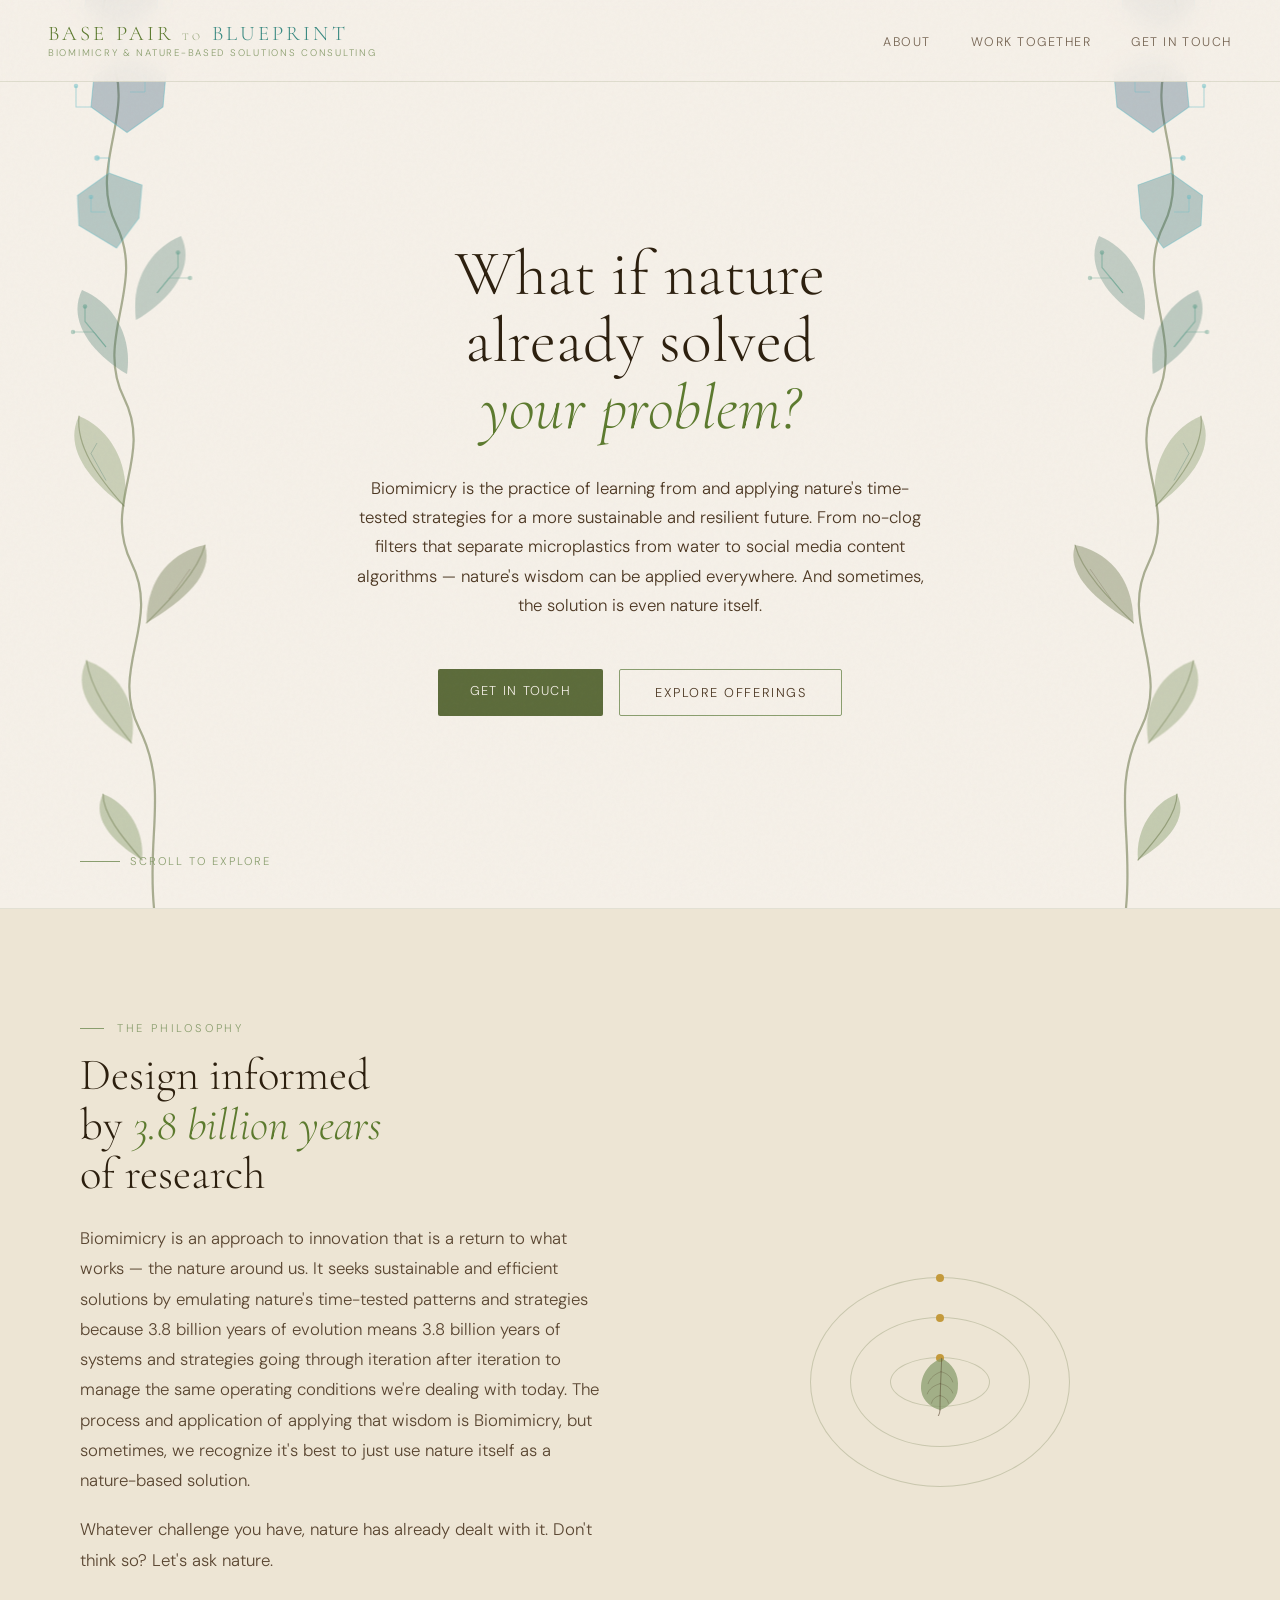
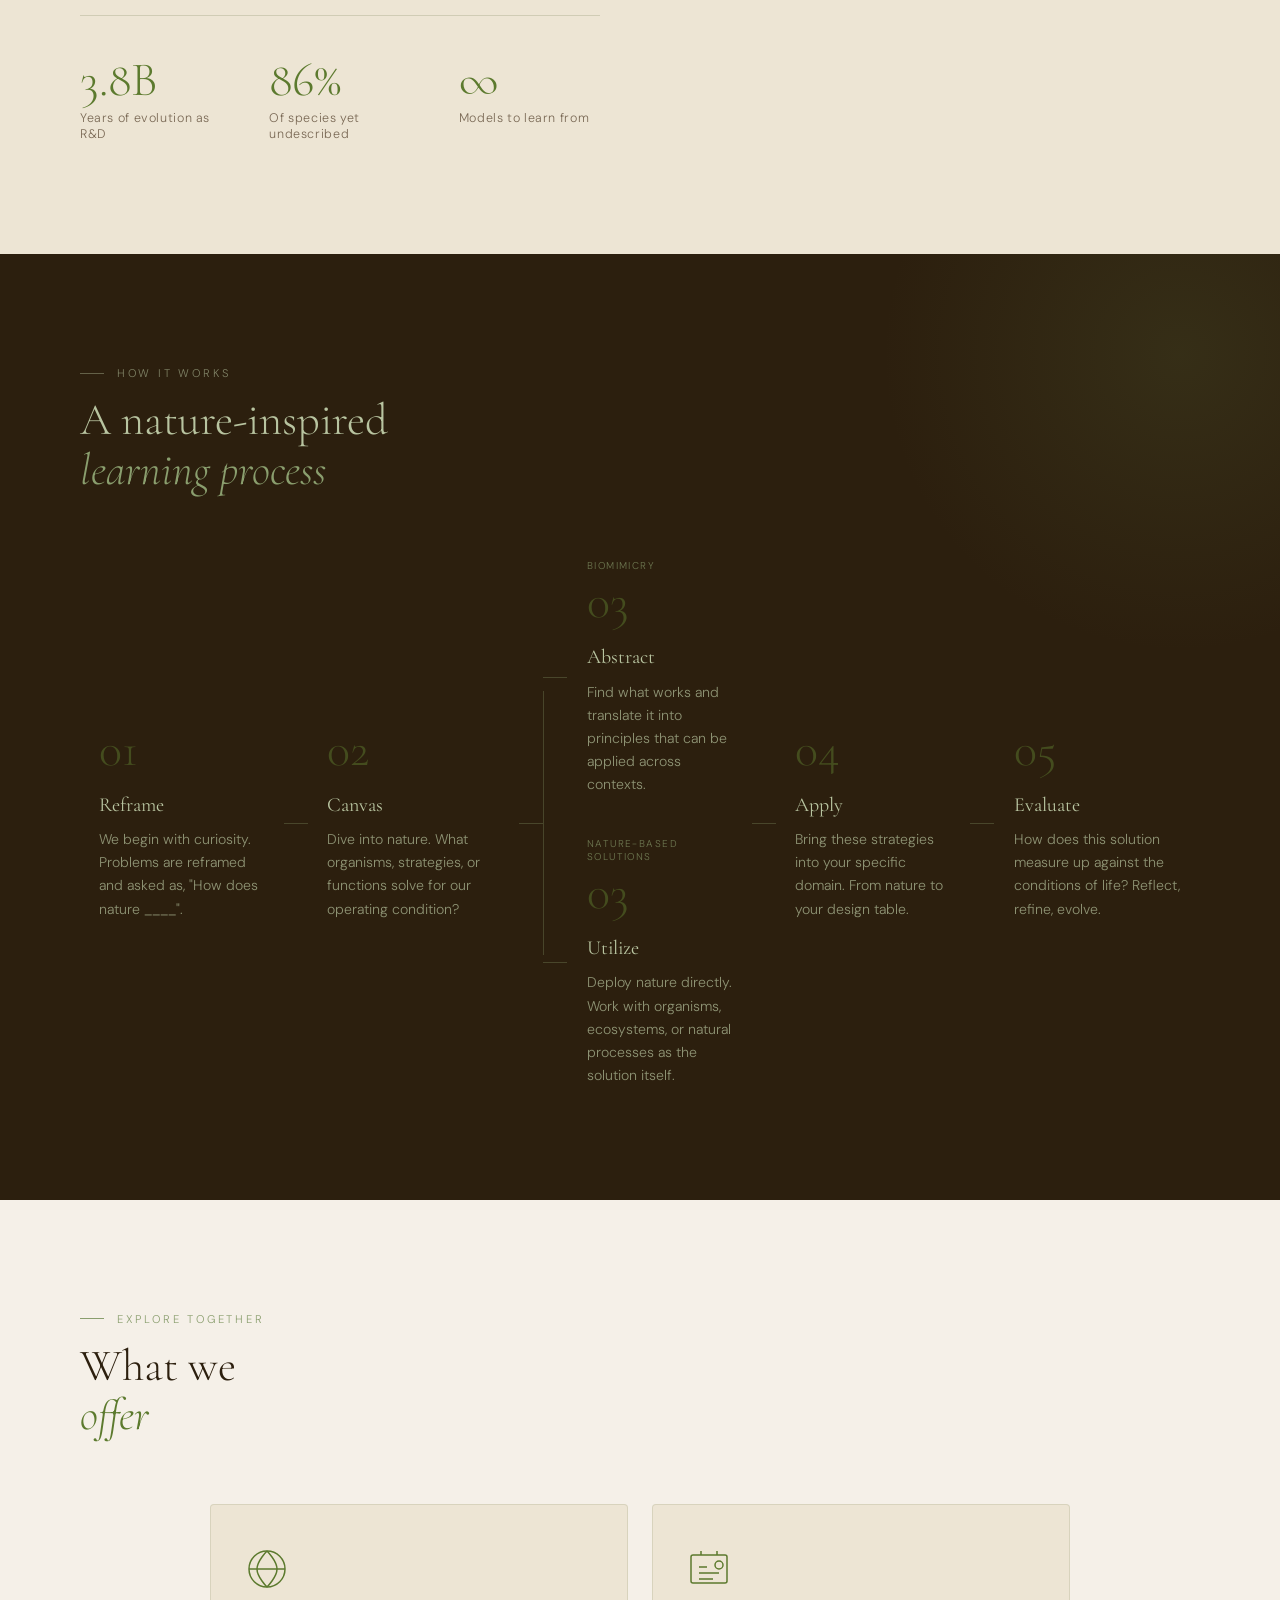
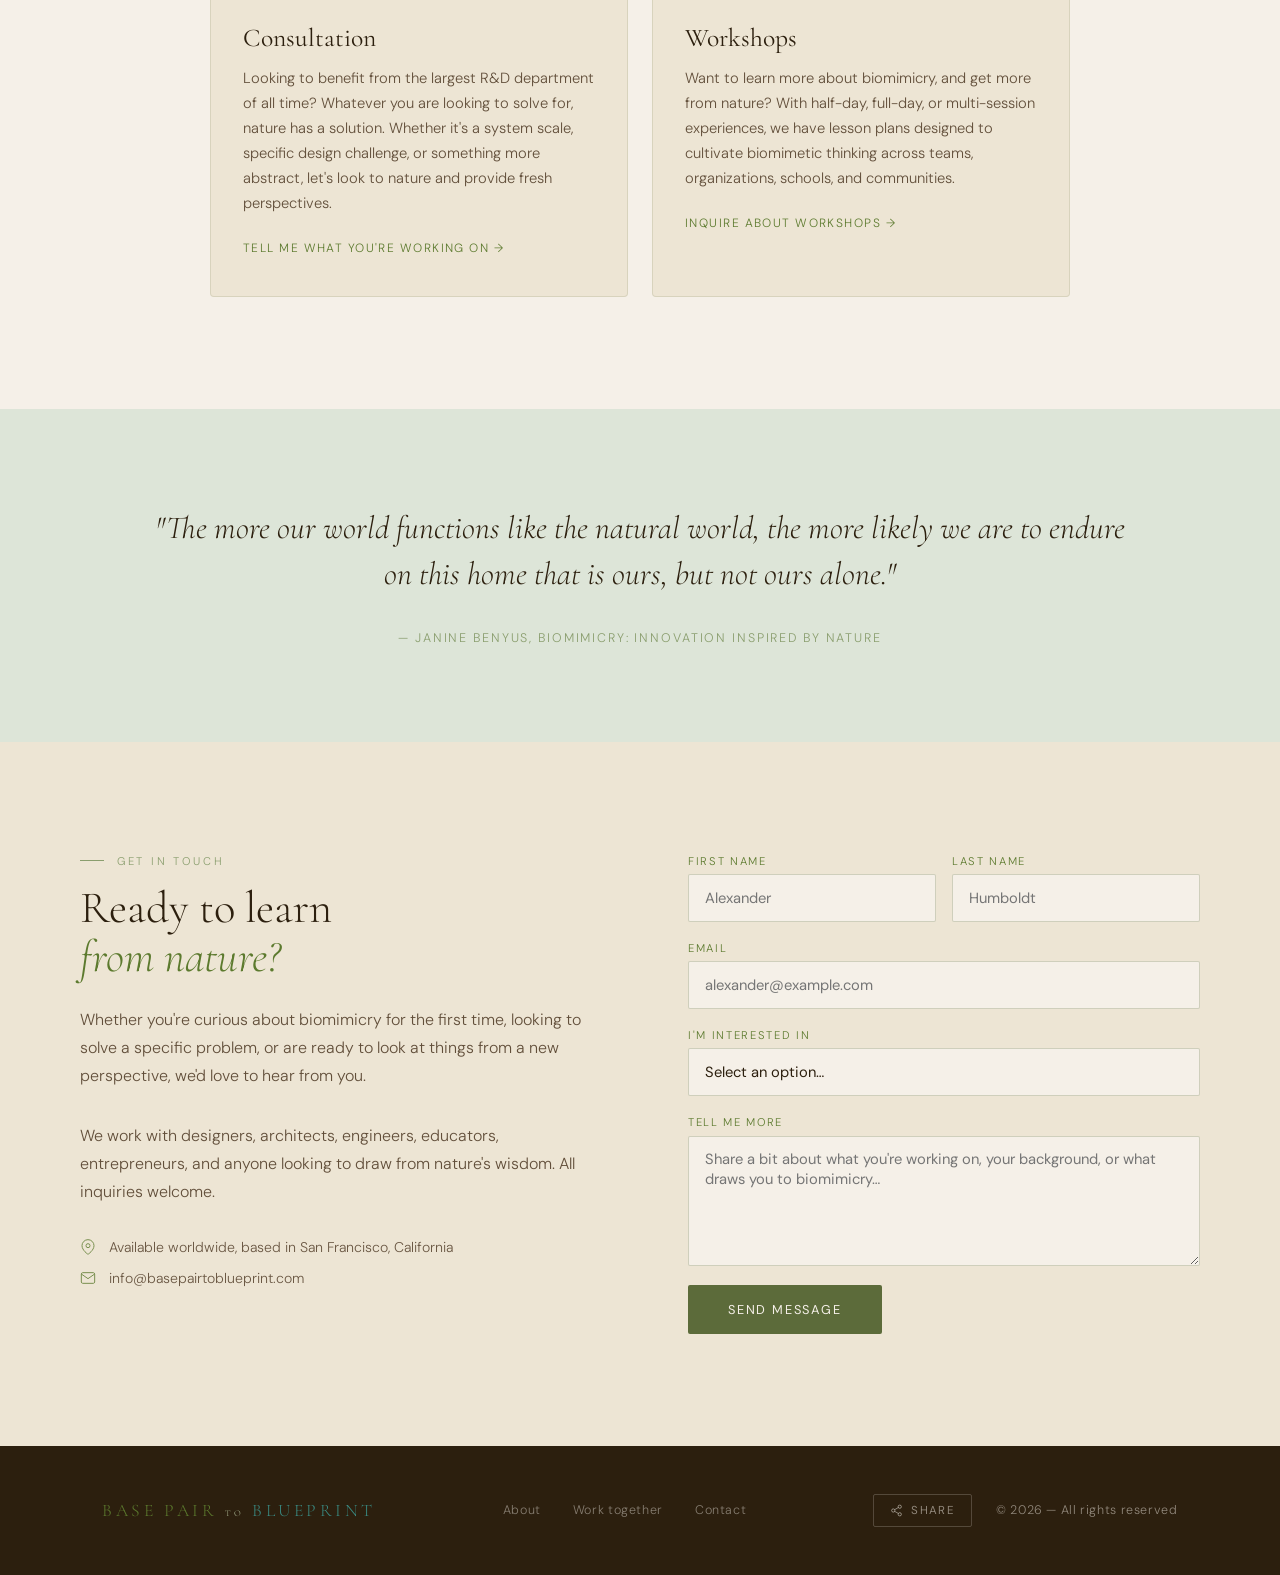
<file: index.html>
<!DOCTYPE html>
<html lang="en">
<head>
  <meta charset="UTF-8" />
  <meta name="viewport" content="width=device-width, initial-scale=1.0" />
  <title>Biomimicry — Learn. Design. Belong to Nature.</title>

  <!-- Open Graph / Social sharing -->
  <meta property="og:type"        content="website" />
  <meta property="og:title"       content="Base Pair to Blueprint — Biomimicry & Nature-Based Design Consulting" />
  <meta property="og:description" content="Nature has been solving complex problems for 3.8 billion years. We help you learn from the best." />
  <meta property="og:url"         content="https://basepairtoblueprint.com/" />
  <meta property="og:site_name"   content="Base Pair to Blueprint" />  <!-- Large image second: LinkedIn, Slack, Facebook prefer the largest image when multiple are present -->
  <meta property="og:image"        content="https://basepairtoblueprint.com/OG_image.png" />
  <meta property="og:image:width"  content="1800" />
  <meta property="og:image:height" content="945" />

  <!-- Twitter / X Card — always renders large, so point directly to the large image -->
  <meta name="twitter:card"        content="summary_large_image" />
  <meta name="twitter:title"       content="Base Pair to Blueprint — Biomimicry & Nature-Based Design Consulting" />
  <meta name="twitter:description" content="Nature has been solving complex problems for 3.8 billion years. We help you learn from the best." />
  <meta name="twitter:image"       content="https://basepairtoblueprint.com/OG_image.png" />

  <link href="https://fonts.googleapis.com/css2?family=Cormorant+Garamond:ital,wght@0,300;0,400;0,600;1,300;1,400&family=Libre+Baskerville:ital@0;1&family=DM+Sans:wght@300;400;500&display=swap" rel="stylesheet" />
  <link rel="stylesheet" href="global.css" />
  <style>
    /* ── HERO ── */
    .hero {
      min-height: 100vh;
      display: flex;
      flex-direction: column;
      justify-content: center;
      align-items: center;
      position: relative;
      overflow: hidden;
      border-bottom: 1px solid rgba(92,107,58,0.12);
      text-align: center;
    }

    .hero-left {
      display: flex;
      flex-direction: column;
      justify-content: center;
      align-items: center;
      padding: 8rem 5rem 5rem;
      max-width: 780px;
      position: relative;
      z-index: 2;
    }

    .hero-eyebrow {
      font-size: 0.72rem;
      letter-spacing: 0.25em;
      text-transform: uppercase;
      color: var(--moss);
      margin-bottom: 1.8rem;
      display: flex;
      align-items: center;
      justify-content: center;
      gap: 0.8rem;
      animation: fadeUp 1s ease 0.2s both;
    }
    .hero-eyebrow::before {
      content: '';
      display: block;
      width: 2rem;
      height: 1px;
      background: #5c6b3a;
    }

    h1 {
      font-family: 'Cormorant Garamond', serif;
      font-size: clamp(3.2rem, 5vw, 5.5rem);
      font-weight: 300;
      line-height: 1.05;
      color: var(--soil);
      margin-bottom: 2rem;
      animation: fadeUp 1s ease 0.4s both;
    }
    h1 em { font-style: italic; color: var(--moss); }

    .hero-body {
      font-size: 1.05rem;
      line-height: 1.75;
      color: var(--bark);
      opacity: 0.85;
      max-width: 52ch;
      margin-bottom: 3rem;
      animation: fadeUp 1s ease 0.6s both;
    }

    .hero-ctas {
      display: flex;
      gap: 1rem;
      flex-wrap: wrap;
      justify-content: center;
      animation: fadeUp 1s ease 0.8s both;
    }

    /* ── SCROLL INDICATOR ── */
    .scroll-hint {
      position: absolute;
      bottom: 2.5rem;
      left: 5rem;
      font-size: 0.7rem;
      letter-spacing: 0.18em;
      text-transform: uppercase;
      color: var(--sage);
      display: flex;
      align-items: center;
      gap: 0.6rem;
      animation: fadeUp 1s ease 1.2s both;
      z-index: 3;
    }
    .scroll-line {
      width: 0;
      height: 1px;
      background: var(--sage);
      animation: growLine 1.5s ease 1.5s forwards;
    }
    @keyframes growLine { to { width: 2.5rem; } }

    /* ── VINES ── */
    .vine { position: absolute; bottom: 0; pointer-events: none; z-index: 1; }
    .vine-left { left: 5%; }
    .vine-right { right: 5%; }

    .vine-path {
      stroke-dashoffset: 9999;
      animation: growVine 10s linear 0.8s forwards;
    }
    .vine-leaf { opacity: 0; animation: fadeLeaf 0.5s ease forwards; }
    .vine-leaf:nth-child(2)  { animation-delay: 1.4s; }
    .vine-leaf:nth-child(3)  { animation-delay: 2.6s; }
    .vine-leaf:nth-child(4)  { animation-delay: 3.8s; }
    .vine-leaf:nth-child(5)  { animation-delay: 5.0s; }
    .vine-leaf:nth-child(6)  { animation-delay: 5.8s; }
    .vine-leaf:nth-child(7)  { animation-delay: 6.6s; }
    .vine-leaf:nth-child(8)  { animation-delay: 7.8s; }
    .vine-leaf:nth-child(9)  { animation-delay: 9.0s; }
    .vine-leaf:nth-child(10) { animation-delay: 10.2s; }

    @keyframes growVine { to { stroke-dashoffset: 0; } }
    @keyframes fadeLeaf {
      from { opacity: 0; transform: scale(0.4); }
      to   { opacity: 1; transform: scale(1); }
    }

    /* ── SECTIONS ── */
    section { padding: 7rem 5rem; }

    .section-label {
      font-size: 0.7rem;
      letter-spacing: 0.25em;
      text-transform: uppercase;
      color: var(--sage);
      margin-bottom: 1rem;
      display: flex;
      align-items: center;
      gap: 0.8rem;
    }
    .section-label::before {
      content: '';
      display: block;
      width: 1.5rem;
      height: 1px;
      background: var(--sage);
    }

    h2 {
      font-family: 'Cormorant Garamond', serif;
      font-weight: 300;
      font-size: clamp(2.2rem, 3.5vw, 3.5rem);
      line-height: 1.1;
      color: var(--soil);
      margin-bottom: 1.5rem;
    }
    h2 em { font-style: italic; color: var(--moss); }

    /* ── WHAT IS BIOMIMICRY ── */
    .what { background: var(--parchment); display: grid; grid-template-columns: 1fr 1fr; gap: 5rem; align-items: center; }
    .what-text p { font-size: 1.05rem; line-height: 1.8; color: var(--bark); margin-bottom: 1.2rem; opacity: 0.9; }

    .stat-row { display: flex; gap: 3rem; margin-top: 2.5rem; padding-top: 2.5rem; border-top: 1px solid rgba(92,107,58,0.2); }
    .stat { flex: 1; }
    .stat-num { font-family: 'Cormorant Garamond', serif; font-size: 3rem; font-weight: 300; color: var(--moss); line-height: 1; }
    .stat-desc { font-size: 0.78rem; letter-spacing: 0.05em; color: var(--bark); opacity: 0.7; margin-top: 0.4rem; }

    .what-visual { position: relative; height: 420px; }
    .ring { position: absolute; border-radius: 50%; border: 1px solid rgba(92,107,58,0.25); z-index: 1; }
    .ring-1 { inset: 25%; animation: rotateSlow 40s linear infinite; }
    .ring-2 { inset: calc(25% + 40px); animation: rotateSlow 28s linear infinite reverse; }
    .ring-3 { inset: calc(25% + 80px); animation: rotateSlow 20s linear infinite; }
    .ring-dot { position: absolute; width: 8px; height: 8px; background: var(--gold); border-radius: 50%; top: -4px; left: 50%; transform: translateX(-50%); }
    .what-center-icon { position: absolute; inset: 0; display: flex; align-items: center; justify-content: center; z-index: 2; }

    /* ── OFFERINGS ── */
    .offerings { background: var(--cream); }
    .offerings-header { max-width: 55ch; margin-bottom: 4rem; }
    .cards { display: grid; grid-template-columns: repeat(2, 1fr); gap: 1.5rem; max-width: 860px; margin: 0 auto; }
    .card { background: var(--parchment); border: 1px solid rgba(92,107,58,0.15); border-radius: 4px; padding: 2.5rem 2rem; position: relative; overflow: hidden; transition: transform 0.3s, box-shadow 0.3s; }
    .card::before { content: ''; position: absolute; top: 0; left: 0; right: 0; height: 3px; background: #5c6b3a; transform: scaleX(0); transform-origin: left; transition: transform 0.35s ease; }
    .card:hover { transform: translateY(-6px); box-shadow: 0 20px 50px rgba(44,31,14,0.1); }
    .card:hover::before { transform: scaleX(1); }
    .card-icon { width: 48px; height: 48px; margin-bottom: 1.5rem; color: var(--moss); }
    .card h3 { font-family: 'Cormorant Garamond', serif; font-size: 1.6rem; font-weight: 400; color: var(--soil); margin-bottom: 0.8rem; }
    .card p { font-size: 0.92rem; line-height: 1.7; color: var(--bark); opacity: 0.85; margin-bottom: 1.5rem; }
    .card-link { font-size: 0.75rem; letter-spacing: 0.12em; text-transform: uppercase; color: var(--moss); text-decoration: none; display: flex; align-items: center; gap: 0.5rem; transition: gap 0.2s; }
    .card-link:hover { gap: 0.9rem; }

    /* ── PROCESS ── */
    .process { background: var(--soil); color: var(--cream); position: relative; overflow: hidden; }
    .process::before { content: ''; position: absolute; top: -200px; right: -200px; width: 600px; height: 600px; border-radius: 50%; background: radial-gradient(circle, rgba(92,107,58,0.2) 0%, transparent 70%); }
    .process h2 { color: var(--lichen); }
    .process h2 em { color: var(--sage); }
    .process .section-label { color: rgba(184,196,160,0.6); }
    .process .section-label::before { background: rgba(184,196,160,0.4); }
    .process-header { max-width: 55ch; margin-bottom: 4rem; }
    .process-flow { display: flex; align-items: center; gap: 0; position: relative; }
    .process-connector-line { height: 1px; min-width: 1.5rem; background: rgba(138,158,110,0.3); flex-shrink: 0; }
    .process-fork { display: flex; flex-direction: column; gap: 2.5rem; position: relative; }
    .process-fork::before { content: ''; position: absolute; left: 0; top: 25%; bottom: 25%; width: 1px; background: rgba(138,158,110,0.3); }
    .fork-row { display: flex; align-items: center; }
    .fork-tick { width: 1.5rem; height: 1px; background: rgba(138,158,110,0.3); flex-shrink: 0; }
    .step-path-label { font-size: 0.62rem; letter-spacing: 0.15em; text-transform: uppercase; color: var(--sage); opacity: 0.7; margin-bottom: 0.4rem; }
    .step { padding: 0 1.2rem; position: relative; min-width: 120px; }
    .process-dots { display: none; }
    .step-num { font-family: 'Cormorant Garamond', serif; font-size: 3rem; font-weight: 300; color: var(--moss); opacity: 0.5; line-height: 1; margin-bottom: 1.2rem; }
    .step h4 { font-family: 'Cormorant Garamond', serif; font-size: 1.25rem; font-weight: 400; color: var(--lichen); margin-bottom: 0.7rem; }
    .step p { font-size: 0.88rem; line-height: 1.65; color: rgba(184,196,160,0.7); }

    /* ── PULL QUOTE ── */
    .quote-section { background: var(--mist); text-align: center; padding: 6rem 5rem; }
    blockquote { font-family: 'Cormorant Garamond', serif; font-style: italic; font-size: clamp(1.6rem, 2.5vw, 2.4rem); font-weight: 300; line-height: 1.45; color: var(--soil); max-width: 70ch; margin: 0 auto 2rem; }
    .quote-attr { font-size: 0.78rem; letter-spacing: 0.15em; text-transform: uppercase; color: var(--sage); }

    /* ── CONTACT ── */
    .contact { background: var(--parchment); display: grid; grid-template-columns: 1fr 1fr; gap: 6rem; align-items: start; }
    .contact-info p { font-size: 1rem; line-height: 1.75; color: var(--bark); opacity: 0.85; margin-bottom: 2rem; }
    .contact-detail { display: flex; flex-direction: column; gap: 0.8rem; margin-top: 2rem; }
    .contact-detail-item { display: flex; align-items: center; gap: 0.8rem; font-size: 0.88rem; color: var(--bark); opacity: 0.8; }
    .contact-detail-item svg { color: var(--moss); flex-shrink: 0; }

    /* ── ANIMATIONS ── */
    @keyframes fadeUp {
      from { opacity: 0; transform: translateY(24px); }
      to   { opacity: 1; transform: translateY(0); }
    }
    @keyframes rotateSlow {
      from { transform: rotate(0deg); }
      to   { transform: rotate(360deg); }
    }

    /* ── RESPONSIVE ── */
    @media (max-width: 900px) {
      .hero-left { padding: 9rem 2rem 5rem; }
      section { padding: 5rem 2rem; }
      .what { grid-template-columns: 1fr; gap: 3rem; }
      .what-visual { display: none; }
      .cards { grid-template-columns: 1fr; }
      .contact { grid-template-columns: 1fr; gap: 3rem; }

      /* Process steps — full-screen slides on mobile */
      .process { overflow: hidden; }
      .process-scroll-wrapper { position: relative; }
      .process-flow {
        display: flex;
        overflow-x: scroll;
        scroll-snap-type: x mandatory;
        -webkit-overflow-scrolling: touch;
        scrollbar-width: none;
        gap: 0;
      }
      .process-flow::-webkit-scrollbar { display: none; }

      /* Hide connectors — not meaningful in slide view */
      .process-connector-line { display: none; }
      .fork-tick { display: none; }

      /* Each slide takes exactly the full section width */
      .step {
        scroll-snap-align: start;
        scroll-snap-stop: always;
        flex: 0 0 100%;
        width: 100%;
        box-sizing: border-box;
        padding: 0 2rem;
      }
      .process-fork {
        scroll-snap-align: start;
        scroll-snap-stop: always;
        flex: 0 0 100%;
        width: 100%;
        box-sizing: border-box;
        padding: 0 2rem;
        display: flex;
        flex-direction: column;
        gap: 2rem;
      }
      .process-fork .step {
        flex: none;
        width: 100%;
        padding: 0;
      }

      /* Dots — position indicator only */
      .process-dots {
        display: flex;
        justify-content: center;
        gap: 0.6rem;
        margin-top: 2rem;
        pointer-events: none;
      }
      .process-dot {
        width: 6px;
        height: 6px;
        border-radius: 50%;
        background: rgba(184,196,160,0.3);
        transition: background 0.25s, transform 0.25s;
        pointer-events: none;
      }
      .process-dot.active {
        background: var(--sage);
        transform: scale(1.4);
      }
    }
  </style>
</head>
<body>

  <!-- NAV -->
  <nav>
    <a href="index.html" class="nav-logo"><span><span style="color:#5c7a2e">Base Pair</span> <span style="font-size:0.5em;color:var(--sage)">to</span> <span style="color:#3a8a82">Blueprint</span></span><span class="nav-logo-sub">Biomimicry & Nature-Based Solutions Consulting</span></a>
    <ul class="nav-links">
      <li><a href="about.html">About</a></li>
      <li><a href="work.html">Work together</a></li>
      <li><a href="#contact">Get in touch</a></li>
    </ul>
    <button class="nav-hamburger" id="nav-hamburger" aria-label="Toggle menu"><span></span><span></span><span></span></button>
  </nav>

  <!-- HERO -->
  <section class="hero" id="about">
    <div class="hero-left">
      <h1>What if nature<br>already solved<br><em>your problem?</em></h1>
      <p class="hero-body">
        Biomimicry is the practice of learning from and applying nature's time-tested strategies for a more sustainable and resilient future. From no-clog filters that separate microplastics from water to social media content algorithms — nature's wisdom can be applied everywhere. And sometimes, the solution is even nature itself.
      </p>
      <div class="hero-ctas">
        <a href="#contact" class="btn-primary">Get in touch</a>
        <a href="work.html" class="btn-ghost">Explore offerings</a>
      </div>
    </div>

    <div class="scroll-hint">
      <span class="scroll-line"></span>
      Scroll to explore
    </div>

    <!-- Left vine -->
    <svg class="vine vine-left" width="210" height="1050" viewBox="0 0 140 700" fill="none" xmlns="http://www.w3.org/2000/svg">
      <path class="vine-path" d="M60 700 C55 650 70 620 50 580 C30 540 65 510 45 470 C25 430 60 400 40 360 C20 320 55 285 35 245 C15 205 50 170 30 130 C15 100 40 70 36 73" stroke="#5c6b3a" stroke-width="1.5" stroke-linecap="round" fill="none" opacity="0.5"/>
      <g class="vine-leaf" style="transform-origin: 52px 660px"><path d="M52 668 C32 656 18 640 26 624 C42 630 54 648 52 668Z" fill="#8a9e6e" opacity="0.45"/><path d="M52 668 C38 652 26 637 26 624" stroke="#5c6b3a" stroke-width="0.8" stroke-linecap="round" opacity="0.45" fill="none"/></g>
      <g class="vine-leaf" style="transform-origin: 45px 580px"><path d="M45 590 C20 575 5 555 15 535 C35 542 50 562 45 590Z" fill="#8a9e6e" opacity="0.42"/><path d="M45 590 C30 571 18 554 15 535" stroke="#5c6b3a" stroke-width="0.8" stroke-linecap="round" opacity="0.42" fill="none"/></g>
      <g class="vine-leaf" style="transform-origin: 55px 500px"><path d="M55 510 C80 495 100 478 94 458 C74 462 55 478 55 510Z" fill="#5c6b3a" opacity="0.35"/><path d="M55 510 C72 493 89 476 94 458" stroke="#5c6b3a" stroke-width="0.8" stroke-linecap="round" opacity="0.38" fill="none"/><path d="M70 494 L84 474" stroke="#4a3520" stroke-width="0.5" opacity="0.25" fill="none"/></g>
      <g class="vine-leaf" style="transform-origin: 40px 420px"><path d="M40 432 C15 414 0 392 10 372 C30 380 45 404 40 432Z" fill="#8a9e6e" opacity="0.4"/><path d="M40 432 C22 412 8 392 10 372" stroke="#5c6b3a" stroke-width="0.8" stroke-linecap="round" opacity="0.4" fill="none"/><path d="M28 415 L18 397 L22 390" stroke="#4a7a6e" stroke-width="0.6" opacity="0.35" fill="none"/></g>
      <g class="vine-leaf" style="transform-origin: 42px 330px; transform: rotate(-28deg)"><path d="M42 344 C18 330 2 308 12 288 C32 296 46 318 42 344Z" fill="#4a7a6e" opacity="0.32"/><path d="M28 326 L14 309 L14 299" stroke="#5c9e8a" stroke-width="0.8" opacity="0.5" fill="none"/><path d="M28 326 L20 316 L6 316" stroke="#5c9e8a" stroke-width="0.6" opacity="0.4" fill="none"/><circle cx="14" cy="299" r="1.5" fill="#5c9e8a" opacity="0.5"/><circle cx="6" cy="316" r="1.5" fill="#5c9e8a" opacity="0.4"/></g>
      <g class="vine-leaf" style="transform-origin: 48px 295px; transform: rotate(22deg)"><path d="M48 308 C72 294 88 272 78 252 C58 260 44 282 48 308Z" fill="#4a7a6e" opacity="0.30"/><path d="M62 290 L76 273 L76 263" stroke="#5c9e8a" stroke-width="0.8" opacity="0.5" fill="none"/><path d="M62 290 L70 280 L84 280" stroke="#5c9e8a" stroke-width="0.6" opacity="0.4" fill="none"/><circle cx="76" cy="263" r="1.5" fill="#5c9e8a" opacity="0.5"/><circle cx="84" cy="280" r="1.5" fill="#5c9e8a" opacity="0.4"/></g>
      <g class="vine-leaf" style="transform-origin: 35px 248px"><path d="M35 260 L10 245 L9 225 L30 210 L52 218 L50 240Z" fill="#2a6a6e" opacity="0.3"/><path d="M35 260 L10 245 L9 225 L30 210 L52 218 L50 240Z" stroke="#5cb8c4" stroke-width="0.7" opacity="0.42" fill="none"/><path d="M30 210 L30 200 L22 200" stroke="#5cb8c4" stroke-width="0.7" opacity="0.48" fill="none"/><path d="M28 236 L18 236 L18 226" stroke="#5cb8c4" stroke-width="0.6" opacity="0.4" fill="none"/><circle cx="22" cy="200" r="1.8" fill="#5cb8c4" opacity="0.52"/><circle cx="18" cy="226" r="1.5" fill="#5cb8c4" opacity="0.42"/></g>
      <g class="vine-leaf" style="transform-origin: 42px 168px"><path d="M42 183 L18 166 L20 145 L44 133 L68 144 L66 166Z" fill="#1a4a6e" opacity="0.28"/><path d="M42 183 L18 166 L20 145 L44 133 L68 144 L66 166Z" stroke="#5cb8c4" stroke-width="0.7" opacity="0.45" fill="none"/><path d="M44 133 L44 122 L36 122" stroke="#5cb8c4" stroke-width="0.7" opacity="0.5" fill="none"/><path d="M18 166 L8 166 L8 152" stroke="#5cb8c4" stroke-width="0.7" opacity="0.45" fill="none"/><path d="M44 156 L54 156 L54 146" stroke="#5cb8c4" stroke-width="0.6" opacity="0.4" fill="none"/><circle cx="36" cy="122" r="1.8" fill="#5cb8c4" opacity="0.55"/><circle cx="8" cy="152" r="1.5" fill="#5cb8c4" opacity="0.45"/><circle cx="54" cy="146" r="1.5" fill="#5cb8c4" opacity="0.45"/></g>
      <g class="vine-leaf" style="transform-origin: 38px 100px"><path d="M38 116 L14 100 L16 78 L40 66 L64 77 L62 100Z" fill="#1a3a5c" opacity="0.3"/><path d="M38 116 L14 100 L16 78 L40 66 L64 77 L62 100Z" stroke="#4ab8e8" stroke-width="0.8" opacity="0.55" fill="none"/><rect x="26" y="80" width="26" height="18" rx="1" stroke="#4ab8e8" stroke-width="0.6" opacity="0.4" fill="none"/><line x1="31" y1="80" x2="31" y2="76" stroke="#4ab8e8" stroke-width="0.6" opacity="0.5"/><line x1="38" y1="80" x2="38" y2="76" stroke="#4ab8e8" stroke-width="0.6" opacity="0.5"/><line x1="45" y1="80" x2="45" y2="76" stroke="#4ab8e8" stroke-width="0.6" opacity="0.5"/><line x1="31" y1="98" x2="31" y2="102" stroke="#4ab8e8" stroke-width="0.6" opacity="0.5"/><line x1="38" y1="98" x2="38" y2="102" stroke="#4ab8e8" stroke-width="0.6" opacity="0.5"/><line x1="45" y1="98" x2="45" y2="102" stroke="#4ab8e8" stroke-width="0.6" opacity="0.5"/><path d="M14 100 L4 100 L4 88 L0 88" stroke="#4ab8e8" stroke-width="0.7" opacity="0.5" fill="none"/><path d="M16 78 L8 70 L8 58" stroke="#4ab8e8" stroke-width="0.7" opacity="0.45" fill="none"/><path d="M62 100 L72 100 L72 86" stroke="#4ab8e8" stroke-width="0.7" opacity="0.45" fill="none"/><circle cx="0" cy="88" r="2" fill="#4ab8e8" opacity="0.6"/><circle cx="8" cy="58" r="2" fill="#4ab8e8" opacity="0.55"/><circle cx="72" cy="86" r="2" fill="#4ab8e8" opacity="0.5"/></g>
    </svg>

    <!-- Right vine -->
    <svg class="vine vine-right" width="210" height="1050" viewBox="0 0 140 700" fill="none" xmlns="http://www.w3.org/2000/svg">
      <path class="vine-path" d="M80 700 C85 650 70 620 90 580 C110 540 75 510 95 470 C115 430 80 400 100 360 C120 320 85 285 105 245 C125 205 90 170 110 130 C125 100 100 70 104 73" stroke="#5c6b3a" stroke-width="1.5" stroke-linecap="round" fill="none" opacity="0.5"/>
      <g class="vine-leaf" style="transform-origin: 88px 660px"><path d="M88 668 C108 656 122 640 114 624 C98 630 86 648 88 668Z" fill="#8a9e6e" opacity="0.45"/><path d="M88 668 C102 652 114 637 114 624" stroke="#5c6b3a" stroke-width="0.8" stroke-linecap="round" opacity="0.45" fill="none"/></g>
      <g class="vine-leaf" style="transform-origin: 95px 580px"><path d="M95 590 C120 575 135 555 125 535 C105 542 90 562 95 590Z" fill="#8a9e6e" opacity="0.42"/><path d="M95 590 C110 571 122 554 125 535" stroke="#5c6b3a" stroke-width="0.8" stroke-linecap="round" opacity="0.42" fill="none"/></g>
      <g class="vine-leaf" style="transform-origin: 85px 500px"><path d="M85 510 C60 495 40 478 46 458 C66 462 85 478 85 510Z" fill="#5c6b3a" opacity="0.35"/><path d="M85 510 C68 493 51 476 46 458" stroke="#5c6b3a" stroke-width="0.8" stroke-linecap="round" opacity="0.38" fill="none"/><path d="M70 494 L56 474" stroke="#4a3520" stroke-width="0.5" opacity="0.25" fill="none"/></g>
      <g class="vine-leaf" style="transform-origin: 100px 420px"><path d="M100 432 C125 414 140 392 130 372 C110 380 95 404 100 432Z" fill="#8a9e6e" opacity="0.4"/><path d="M100 432 C118 412 132 392 130 372" stroke="#5c6b3a" stroke-width="0.8" stroke-linecap="round" opacity="0.4" fill="none"/><path d="M112 415 L122 397 L118 390" stroke="#4a7a6e" stroke-width="0.6" opacity="0.35" fill="none"/></g>
      <g class="vine-leaf" style="transform-origin: 98px 330px; transform: rotate(28deg)"><path d="M98 344 C122 330 138 308 128 288 C108 296 94 318 98 344Z" fill="#4a7a6e" opacity="0.32"/><path d="M112 326 L126 309 L126 299" stroke="#5c9e8a" stroke-width="0.8" opacity="0.5" fill="none"/><path d="M112 326 L120 316 L134 316" stroke="#5c9e8a" stroke-width="0.6" opacity="0.4" fill="none"/><circle cx="126" cy="299" r="1.5" fill="#5c9e8a" opacity="0.5"/><circle cx="134" cy="316" r="1.5" fill="#5c9e8a" opacity="0.4"/></g>
      <g class="vine-leaf" style="transform-origin: 92px 295px; transform: rotate(-22deg)"><path d="M92 308 C68 294 52 272 62 252 C82 260 96 282 92 308Z" fill="#4a7a6e" opacity="0.30"/><path d="M78 290 L64 273 L64 263" stroke="#5c9e8a" stroke-width="0.8" opacity="0.5" fill="none"/><path d="M78 290 L70 280 L56 280" stroke="#5c9e8a" stroke-width="0.6" opacity="0.4" fill="none"/><circle cx="64" cy="263" r="1.5" fill="#5c9e8a" opacity="0.5"/><circle cx="56" cy="280" r="1.5" fill="#5c9e8a" opacity="0.4"/></g>
      <g class="vine-leaf" style="transform-origin: 105px 248px"><path d="M105 260 L130 245 L131 225 L110 210 L88 218 L90 240Z" fill="#2a6a6e" opacity="0.3"/><path d="M105 260 L130 245 L131 225 L110 210 L88 218 L90 240Z" stroke="#5cb8c4" stroke-width="0.7" opacity="0.42" fill="none"/><path d="M110 210 L110 200 L118 200" stroke="#5cb8c4" stroke-width="0.7" opacity="0.48" fill="none"/><path d="M112 236 L122 236 L122 226" stroke="#5cb8c4" stroke-width="0.6" opacity="0.4" fill="none"/><circle cx="118" cy="200" r="1.8" fill="#5cb8c4" opacity="0.52"/><circle cx="122" cy="226" r="1.5" fill="#5cb8c4" opacity="0.42"/></g>
      <g class="vine-leaf" style="transform-origin: 98px 168px"><path d="M98 183 L122 166 L120 145 L96 133 L72 144 L74 166Z" fill="#1a4a6e" opacity="0.28"/><path d="M98 183 L122 166 L120 145 L96 133 L72 144 L74 166Z" stroke="#5cb8c4" stroke-width="0.7" opacity="0.45" fill="none"/><path d="M96 133 L96 122 L104 122" stroke="#5cb8c4" stroke-width="0.7" opacity="0.5" fill="none"/><path d="M122 166 L132 166 L132 152" stroke="#5cb8c4" stroke-width="0.7" opacity="0.45" fill="none"/><path d="M96 156 L86 156 L86 146" stroke="#5cb8c4" stroke-width="0.6" opacity="0.4" fill="none"/><circle cx="104" cy="122" r="1.8" fill="#5cb8c4" opacity="0.55"/><circle cx="132" cy="152" r="1.5" fill="#5cb8c4" opacity="0.45"/><circle cx="86" cy="146" r="1.5" fill="#5cb8c4" opacity="0.45"/></g>
      <g class="vine-leaf" style="transform-origin: 102px 100px"><path d="M102 116 L126 100 L124 78 L100 66 L76 77 L78 100Z" fill="#1a3a5c" opacity="0.3"/><path d="M102 116 L126 100 L124 78 L100 66 L76 77 L78 100Z" stroke="#4ab8e8" stroke-width="0.8" opacity="0.55" fill="none"/><rect x="88" y="80" width="26" height="18" rx="1" stroke="#4ab8e8" stroke-width="0.6" opacity="0.4" fill="none"/><line x1="93" y1="80" x2="93" y2="76" stroke="#4ab8e8" stroke-width="0.6" opacity="0.5"/><line x1="101" y1="80" x2="101" y2="76" stroke="#4ab8e8" stroke-width="0.6" opacity="0.5"/><line x1="109" y1="80" x2="109" y2="76" stroke="#4ab8e8" stroke-width="0.6" opacity="0.5"/><line x1="93" y1="98" x2="93" y2="102" stroke="#4ab8e8" stroke-width="0.6" opacity="0.5"/><line x1="101" y1="98" x2="101" y2="102" stroke="#4ab8e8" stroke-width="0.6" opacity="0.5"/><line x1="109" y1="98" x2="109" y2="102" stroke="#4ab8e8" stroke-width="0.6" opacity="0.5"/><path d="M126 100 L136 100 L136 88 L140 88" stroke="#4ab8e8" stroke-width="0.7" opacity="0.5" fill="none"/><path d="M124 78 L132 70 L132 58" stroke="#4ab8e8" stroke-width="0.7" opacity="0.45" fill="none"/><path d="M78 100 L68 100 L68 86" stroke="#4ab8e8" stroke-width="0.7" opacity="0.45" fill="none"/><circle cx="140" cy="88" r="2" fill="#4ab8e8" opacity="0.6"/><circle cx="132" cy="58" r="2" fill="#4ab8e8" opacity="0.55"/><circle cx="68" cy="86" r="2" fill="#4ab8e8" opacity="0.5"/></g>
    </svg>
  </section>

  <!-- WHAT IS BIOMIMICRY -->
  <section class="what" id="learn">
    <div class="what-text">
      <div class="section-label">The philosophy</div>
      <h2>Design informed<br>by <em>3.8 billion years</em><br>of research</h2>
      <p>Biomimicry is an approach to innovation that is a return to what works — the nature around us. It seeks sustainable and efficient solutions by emulating nature's time-tested patterns and strategies because 3.8 billion years of evolution means 3.8 billion years of systems and strategies going through iteration after iteration to manage the same operating conditions we're dealing with today. The process and application of applying that wisdom is Biomimicry, but sometimes, we recognize it's best to just use nature itself as a nature-based solution.</p>
      <p>Whatever challenge you have, nature has already dealt with it. Don't think so? Let's ask nature.</p>
      <div class="stat-row">
        <div class="stat"><div class="stat-num">3.8B</div><div class="stat-desc">Years of evolution as R&D</div></div>
        <div class="stat"><div class="stat-num">86%</div><div class="stat-desc">Of species yet undescribed</div></div>
        <div class="stat"><div class="stat-num">∞</div><div class="stat-desc">Models to learn from</div></div>
      </div>
    </div>
    <div class="what-visual">
      <div class="ring ring-1"><div class="ring-dot"></div></div>
      <div class="ring ring-2"><div class="ring-dot"></div></div>
      <div class="ring ring-3"><div class="ring-dot"></div></div>
      <div class="what-center-icon">
        <svg width="68" height="68" viewBox="0 0 80 80" fill="none">
          <path d="M42 12 C26 18 16 33 18 51 C20 63 31 71 40 73 C49 70 60 61 61 48 C63 30 54 18 42 12Z" fill="#8a9e6e" opacity="0.75"/>
          <path d="M42 12 C41 35 40 55 40 73" stroke="#4a3520" stroke-width="1.2" stroke-linecap="round" opacity="0.45"/>
          <path d="M41 28 C35 30 28 35 26 42" stroke="#4a3520" stroke-width="0.8" stroke-linecap="round" opacity="0.35"/>
          <path d="M40 42 C33 44 27 48 25 54" stroke="#4a3520" stroke-width="0.8" stroke-linecap="round" opacity="0.35"/>
          <path d="M40 56 C35 57 31 60 30 65" stroke="#4a3520" stroke-width="0.8" stroke-linecap="round" opacity="0.35"/>
          <path d="M41 28 C47 29 53 33 55 40" stroke="#4a3520" stroke-width="0.8" stroke-linecap="round" opacity="0.35"/>
          <path d="M40 42 C47 43 53 47 55 53" stroke="#4a3520" stroke-width="0.8" stroke-linecap="round" opacity="0.35"/>
          <path d="M40 56 C45 57 49 60 50 65" stroke="#4a3520" stroke-width="0.8" stroke-linecap="round" opacity="0.35"/>
          <path d="M40 73 C40 76 39 78 38 80" stroke="#4a3520" stroke-width="1.2" stroke-linecap="round" opacity="0.5"/>
        </svg>
      </div>
    </div>
  </section>

  <!-- PROCESS -->
  <section class="process" id="process">
    <div class="process-header">
      <div class="section-label">How it works</div>
      <h2>A nature-inspired<br><em>learning process</em></h2>
    </div>
    <div class="process-scroll-wrapper">
      <div class="process-flow" id="process-flow">
        <div class="step" data-step="0"><div class="step-num">01</div><h4>Reframe</h4><p>We begin with curiosity. Problems are reframed and asked as, "How does nature ____".</p></div>
        <div class="process-connector-line"></div>
        <div class="step" data-step="1"><div class="step-num">02</div><h4>Canvas</h4><p>Dive into nature. What organisms, strategies, or functions solve for our operating condition?</p></div>
        <div class="process-connector-line"></div>
        <div class="process-fork" data-step="2">
          <div class="fork-row"><div class="fork-tick"></div><div class="step"><div class="step-path-label">Biomimicry</div><div class="step-num">03</div><h4>Abstract</h4><p>Find what works and translate it into principles that can be applied across contexts.</p></div></div>
          <div class="fork-row"><div class="fork-tick"></div><div class="step"><div class="step-path-label">Nature-based solutions</div><div class="step-num">03</div><h4>Utilize</h4><p>Deploy nature directly. Work with organisms, ecosystems, or natural processes as the solution itself.</p></div></div>
        </div>
        <div class="process-connector-line"></div>
        <div class="step" data-step="3"><div class="step-num">04</div><h4>Apply</h4><p>Bring these strategies into your specific domain. From nature to your design table.</p></div>
        <div class="process-connector-line"></div>
        <div class="step" data-step="4"><div class="step-num">05</div><h4>Evaluate</h4><p>How does this solution measure up against the conditions of life? Reflect, refine, evolve.</p></div>
      </div>
      <div class="process-dots" id="process-dots">
        <button class="process-dot active" data-index="0" aria-label="Step 1"></button>
        <button class="process-dot" data-index="1" aria-label="Step 2"></button>
        <button class="process-dot" data-index="2" aria-label="Step 3"></button>
        <button class="process-dot" data-index="3" aria-label="Step 4"></button>
        <button class="process-dot" data-index="4" aria-label="Step 5"></button>
      </div>
    </div>
  </section>

  <!-- OFFERINGS -->
  <section class="offerings" id="offerings">
    <div class="offerings-header">
      <div class="section-label">Explore together</div>
      <h2>What we<br><em>offer</em></h2>
    </div>
    <div class="cards">
      <div class="card">
        <svg class="card-icon" viewBox="0 0 48 48" fill="none" stroke="currentColor" stroke-width="1.5"><circle cx="24" cy="24" r="18"/><path d="M24 6 C24 6 14 16 14 24 C14 32 24 42 24 42"/><path d="M24 6 C24 6 34 16 34 24 C34 32 24 42 24 42"/><line x1="6" y1="24" x2="42" y2="24"/></svg>
        <h3>Consultation</h3>
        <p>Looking to benefit from the largest R&D department of all time? Whatever you are looking to solve for, nature has a solution. Whether it's a system scale, specific design challenge, or something more abstract, let's look to nature and provide fresh perspectives.</p>
        <a href="#contact" class="card-link">Tell me what you're working on →</a>
      </div>
      <div class="card">
        <svg class="card-icon" viewBox="0 0 48 48" fill="none" stroke="currentColor" stroke-width="1.5"><rect x="6" y="10" width="36" height="28" rx="2"/><path d="M16 10 L16 6 M32 10 L32 6"/><path d="M14 22 L22 22 M14 28 L34 28 M14 34 L28 34"/><circle cx="34" cy="20" r="4"/></svg>
        <h3>Workshops</h3>
        <p>Want to learn more about biomimicry, and get more from nature? With half-day, full-day, or multi-session experiences, we have lesson plans designed to cultivate biomimetic thinking across teams, organizations, schools, and communities.</p>
        <a href="#contact" class="card-link">Inquire about workshops →</a>
      </div>
    </div>
  </section>

  <!-- PULL QUOTE -->
  <section class="quote-section">
    <blockquote>"The more our world functions like the natural world, the more likely we are to endure on this home that is ours, but not ours alone."</blockquote>
    <div class="quote-attr">— Janine Benyus, Biomimicry: Innovation Inspired by Nature</div>
  </section>

  <!-- CONTACT -->
  <section class="contact" id="contact">
    <div class="contact-info">
      <div class="section-label">Get in touch</div>
      <h2>Ready to learn<br><em>from nature?</em></h2>
      <p>Whether you're curious about biomimicry for the first time, looking to solve a specific problem, or are ready to look at things from a new perspective, we'd love to hear from you.</p>
      <p>We work with designers, architects, engineers, educators, entrepreneurs, and anyone looking to draw from nature's wisdom. All inquiries welcome.</p>
      <div class="contact-detail">
        <div class="contact-detail-item">
          <svg width="16" height="16" viewBox="0 0 24 24" fill="none" stroke="currentColor" stroke-width="1.5"><path d="M21 10c0 7-9 13-9 13s-9-6-9-13a9 9 0 0 1 18 0z"/><circle cx="12" cy="10" r="3"/></svg>
          Available worldwide, based in San Francisco, California
        </div>
        <div class="contact-detail-item">
          <svg width="16" height="16" viewBox="0 0 24 24" fill="none" stroke="currentColor" stroke-width="1.5"><path d="M4 4h16c1.1 0 2 .9 2 2v12c0 1.1-.9 2-2 2H4c-1.1 0-2-.9-2-2V6c0-1.1.9-2 2-2z"/><polyline points="22,6 12,13 2,6"/></svg>
          info@basepairtoblueprint.com
        </div>
      </div>
    </div>
    <form class="form" id="inline-contact-form">
      <div class="form-row">
        <div class="field"><label for="inline-first">First name</label><input id="inline-first" type="text" placeholder="Alexander" required /></div>
        <div class="field"><label for="inline-last">Last name</label><input id="inline-last" type="text" placeholder="Humboldt" required /></div>
      </div>
      <div class="field"><label for="inline-email">Email</label><input id="inline-email" type="email" placeholder="alexander@example.com" required /></div>
      <div class="field"><label for="inline-interest">I'm interested in</label>
        <select id="inline-interest"><option value="">Select an option…</option><option>Consultation</option><option>Workshop</option><option>Just learning more</option><option>Something else</option></select>
      </div>
      <div class="field"><label for="inline-message">Tell me more</label><textarea id="inline-message" placeholder="Share a bit about what you're working on, your background, or what draws you to biomimicry…"></textarea></div>
      <div id="inline-error-msg" style="display:none;color:#8b4a2f;font-size:0.85rem;padding:0.75rem 1rem;background:rgba(139,74,47,0.08);border:1px solid rgba(139,74,47,0.2);border-radius:2px;"></div>
      <div id="inline-thankyou" style="display:none;">
        <div style="font-size:1.5rem;margin-bottom:0.8rem;">🌿</div>
        <div style="font-size:0.68rem;letter-spacing:0.2em;text-transform:uppercase;color:var(--sage);margin-bottom:0.5rem;">Message received</div>
        <p style="font-size:0.95rem;line-height:1.7;color:var(--soil);opacity:0.75;">We'll be in touch soon. In the meantime, nature is doing something remarkable right outside your window.</p>
      </div>
      <button type="submit" class="form-submit">Send message</button>
    </form>
  </section>

  <!-- FOOTER -->
  <footer>
    <a href="index.html" class="footer-logo"><span style="color:#5c7a2e">Base Pair</span> <span style="font-size:0.5em">to</span> <span style="color:#3a8a82">Blueprint</span></a>
    <ul class="footer-links">
      <li><a href="about.html">About</a></li>
      <li><a href="work.html">Work together</a></li>
      <li><a href="#contact">Contact</a></li>
    </ul>
    <div style="display:flex;align-items:center;gap:1.5rem;">
      <button id="share-btn" aria-label="Share this site" style="background:none;border:1px solid rgba(245,240,232,0.2);border-radius:2px;color:rgba(245,240,232,0.5);cursor:pointer;display:flex;align-items:center;gap:0.5rem;font-family:'DM Sans',sans-serif;font-size:0.72rem;letter-spacing:0.12em;text-transform:uppercase;padding:0.5rem 1rem;transition:border-color 0.2s,color 0.2s;">
        <svg width="13" height="13" viewBox="0 0 24 24" fill="none" stroke="currentColor" stroke-width="1.8"><circle cx="18" cy="5" r="3"/><circle cx="6" cy="12" r="3"/><circle cx="18" cy="19" r="3"/><line x1="8.59" y1="13.51" x2="15.42" y2="17.49"/><line x1="15.41" y1="6.51" x2="8.59" y2="10.49"/></svg>
        <span id="share-btn-label">Share</span>
      </button>
      <div>© 2026 — All rights reserved</div>
    </div>
  </footer>
  <script>
    (function() {
      var btn = document.getElementById('share-btn');
      var label = document.getElementById('share-btn-label');
      btn.addEventListener('click', async function() {
        var shareData = {
          title: 'Base Pair to Blueprint',
          text: 'Nature has been solving complex problems for 3.8 billion years. We help you learn from the best.',
          url: 'https://basepairtoblueprint.com/'
        };
        if (navigator.share) {
          try { await navigator.share(shareData); } catch(_) {}
        } else {
          try {
            await navigator.clipboard.writeText(shareData.url);
            label.textContent = 'Copied!';
            btn.style.color = '#8a9e6e';
            btn.style.borderColor = '#8a9e6e';
            setTimeout(function() {
              label.textContent = 'Share';
              btn.style.color = '';
              btn.style.borderColor = '';
            }, 2000);
          } catch(_) {}
        }
      });
    })();
  </script>

  <!-- CONTACT MODAL -->
  <div id="contact-modal" style="display:none;position:fixed;inset:0;z-index:500;align-items:center;justify-content:center;padding:1.5rem;">
    <div id="modal-backdrop" style="position:absolute;inset:0;background:rgba(44,31,14,0.55);backdrop-filter:blur(4px);"></div>
    <div style="position:relative;background:var(--cream);border-radius:3px;padding:3rem;width:100%;max-width:560px;max-height:90vh;overflow-y:auto;box-shadow:0 30px 80px rgba(44,31,14,0.2);">
      <button id="modal-close" style="position:absolute;top:1.2rem;right:1.2rem;background:none;border:none;cursor:pointer;color:var(--sage);font-size:1.4rem;line-height:1;padding:0.2rem 0.5rem;transition:color 0.2s;" aria-label="Close">&#x2715;</button>
      <div id="modal-form-view">
        <div style="font-size:0.68rem;letter-spacing:0.2em;text-transform:uppercase;color:var(--sage);margin-bottom:0.8rem;">Get in touch</div>
        <h2 style="font-family:'Cormorant Garamond',serif;font-size:1.8rem;font-weight:300;color:var(--bark);margin-bottom:1.8rem;line-height:1.2;">Ready to learn <em style="color:var(--moss)">from nature?</em></h2>
        <form id="contact-form" class="form">
          <div class="form-row">
            <div class="field"><label for="modal-first">First name</label><input id="modal-first" type="text" placeholder="Alexander" required /></div>
            <div class="field"><label for="modal-last">Last name</label><input id="modal-last" type="text" placeholder="Humboldt" required /></div>
          </div>
          <div class="field"><label for="modal-email">Email</label><input id="modal-email" type="email" placeholder="alexander@example.com" required /></div>
          <div class="field"><label for="modal-interest">I'm interested in</label>
            <select id="modal-interest"><option value="">Select an option…</option><option>Consultation</option><option>Workshop</option><option>Just learning more</option><option>Something else</option></select>
          </div>
          <div class="field"><label for="modal-message">Tell me more</label><textarea id="modal-message" placeholder="Share a bit about what you're working on, your background, or what draws you to biomimicry…"></textarea></div>
          <div id="modal-error-msg" style="display:none;color:#8b4a2f;font-size:0.85rem;padding:0.75rem 1rem;background:rgba(139,74,47,0.08);border:1px solid rgba(139,74,47,0.2);border-radius:2px;margin-bottom:0.5rem;"></div><button type="submit" class="form-submit">Send message</button>
        </form>
      </div>
      <div id="modal-thankyou-view" style="display:none;text-align:center;padding:2rem 0;">
        <div style="font-size:2rem;margin-bottom:1.2rem;">🌿</div>
        <div style="font-size:0.68rem;letter-spacing:0.2em;text-transform:uppercase;color:var(--sage);margin-bottom:0.8rem;">Message received</div>
        <h2 style="font-family:'Cormorant Garamond',serif;font-size:1.8rem;font-weight:300;color:var(--bark);margin-bottom:1rem;line-height:1.2;">Thank you for <em style="color:var(--moss)">reaching out</em></h2>
        <p style="font-size:0.95rem;line-height:1.7;color:var(--soil);opacity:0.75;max-width:36ch;margin:0 auto 2rem;">We'll be in touch soon. In the meantime, nature is doing something remarkable right outside your window.</p>
        <button onclick="document.getElementById('contact-modal').style.display='none';document.body.style.overflow='';" class="form-submit">Close</button>
      </div>
    </div>
  </div>

  <script src="modal.js"></script>
  <script>
    /* Process dots — position indicator only */
    (function() {
      var flow = document.getElementById('process-flow');
      var dots = document.querySelectorAll('.process-dot');
      if (!flow || !dots.length) return;

      var slides = Array.from(flow.children).filter(function(el) {
        return el.classList.contains('step') || el.classList.contains('process-fork');
      });

      function updateDots() {
        var index = Math.round(flow.scrollLeft / flow.offsetWidth);
        dots.forEach(function(d, i) { d.classList.toggle('active', i === index); });
      }

      flow.addEventListener('scroll', updateDots, { passive: true });
      updateDots();
    })();
  </script>
  <script>
    /* Measure each vine path's true length so the grow animation is exact */
    document.querySelectorAll('.vine-path').forEach(path => {
      const len = path.getTotalLength();
      path.style.strokeDasharray = len;
      path.style.strokeDashoffset = len;
    });
  </script>

  <script>
    (function() {
      var btn = document.getElementById('nav-hamburger');
      var links = document.querySelector('.nav-links');
      if (!btn || !links) return;
      btn.addEventListener('click', function() {
        var isOpen = links.classList.toggle('open');
        btn.classList.toggle('open', isOpen);
        document.body.style.overflow = isOpen ? 'hidden' : '';
      });
      links.querySelectorAll('a').forEach(function(a) {
        a.addEventListener('click', function() {
          btn.classList.remove('open');
          links.classList.remove('open');
          document.body.style.overflow = '';
        });
      });
    })();
  </script>
  <script>
    /* Inline contact form — Formspree */
    (function() {
      var form = document.getElementById('inline-contact-form');
      if (!form) return;
      form.addEventListener('submit', async function(e) {
        e.preventDefault();
        var btn = form.querySelector('.form-submit');
        var errorMsg = document.getElementById('inline-error-msg');
        var thankyou = document.getElementById('inline-thankyou');
        btn.textContent = 'Sending…';
        btn.disabled = true;
        errorMsg.style.display = 'none';
        var data = {
          firstName: document.getElementById('inline-first').value,
          lastName:  document.getElementById('inline-last').value,
          email:     document.getElementById('inline-email').value,
          interest:  document.getElementById('inline-interest').value,
          message:   document.getElementById('inline-message').value,
        };
        try {
          var res = await fetch('https://formspree.io/f/xojbwggr', {
            method: 'POST',
            headers: { 'Content-Type': 'application/json', 'Accept': 'application/json' },
            body: JSON.stringify(data),
          });
          if (res.ok) {
            form.querySelectorAll('.field, .form-row').forEach(function(el) { el.style.display = 'none'; });
            btn.style.display = 'none';
            thankyou.style.display = 'block';
          } else {
            var json = await res.json();
            var msg = (json.errors && json.errors.map(function(e) { return e.message; }).join(', ')) || 'Something went wrong. Please try again.';
            errorMsg.textContent = msg;
            errorMsg.style.display = 'block';
            btn.textContent = 'Send message';
            btn.disabled = false;
          }
        } catch(_) {
          errorMsg.textContent = 'Network error. Please check your connection and try again.';
          errorMsg.style.display = 'block';
          btn.textContent = 'Send message';
          btn.disabled = false;
        }
      });
    })();
  </script>
</body>
</html>
</file>
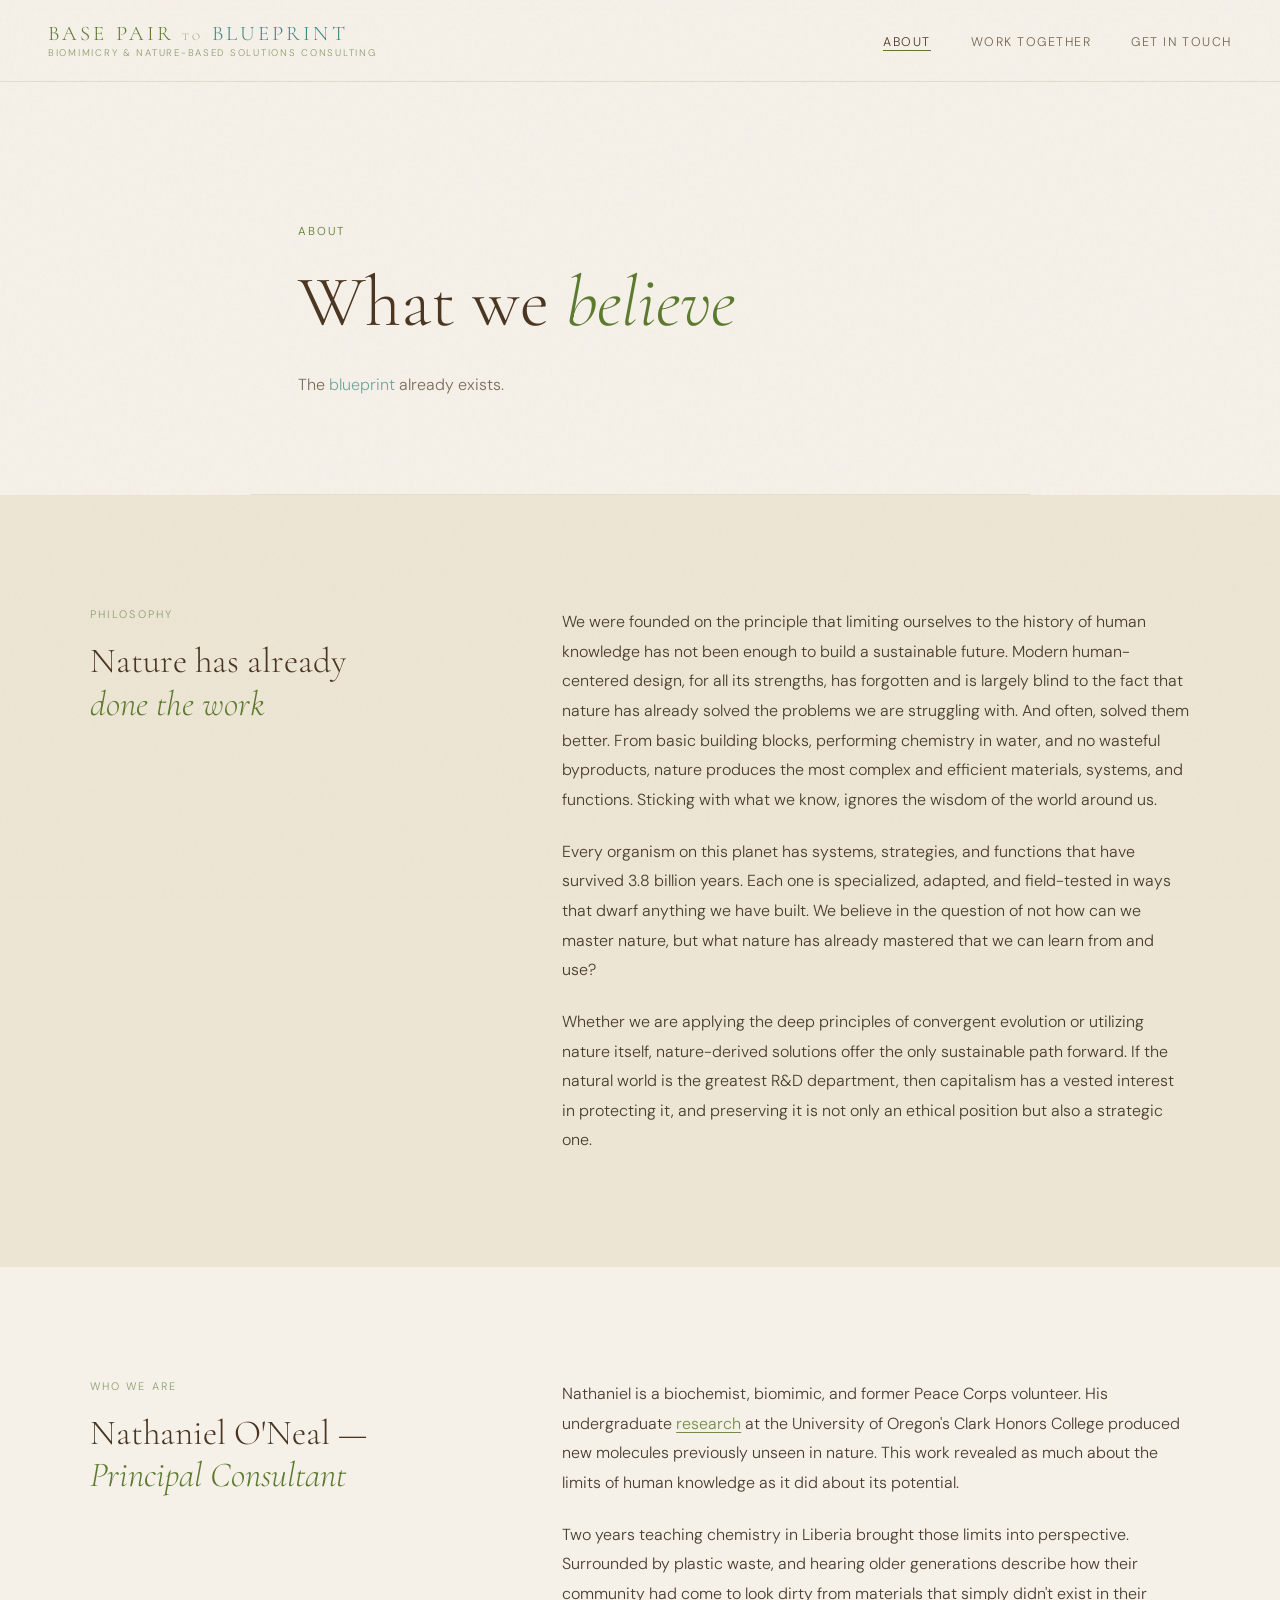
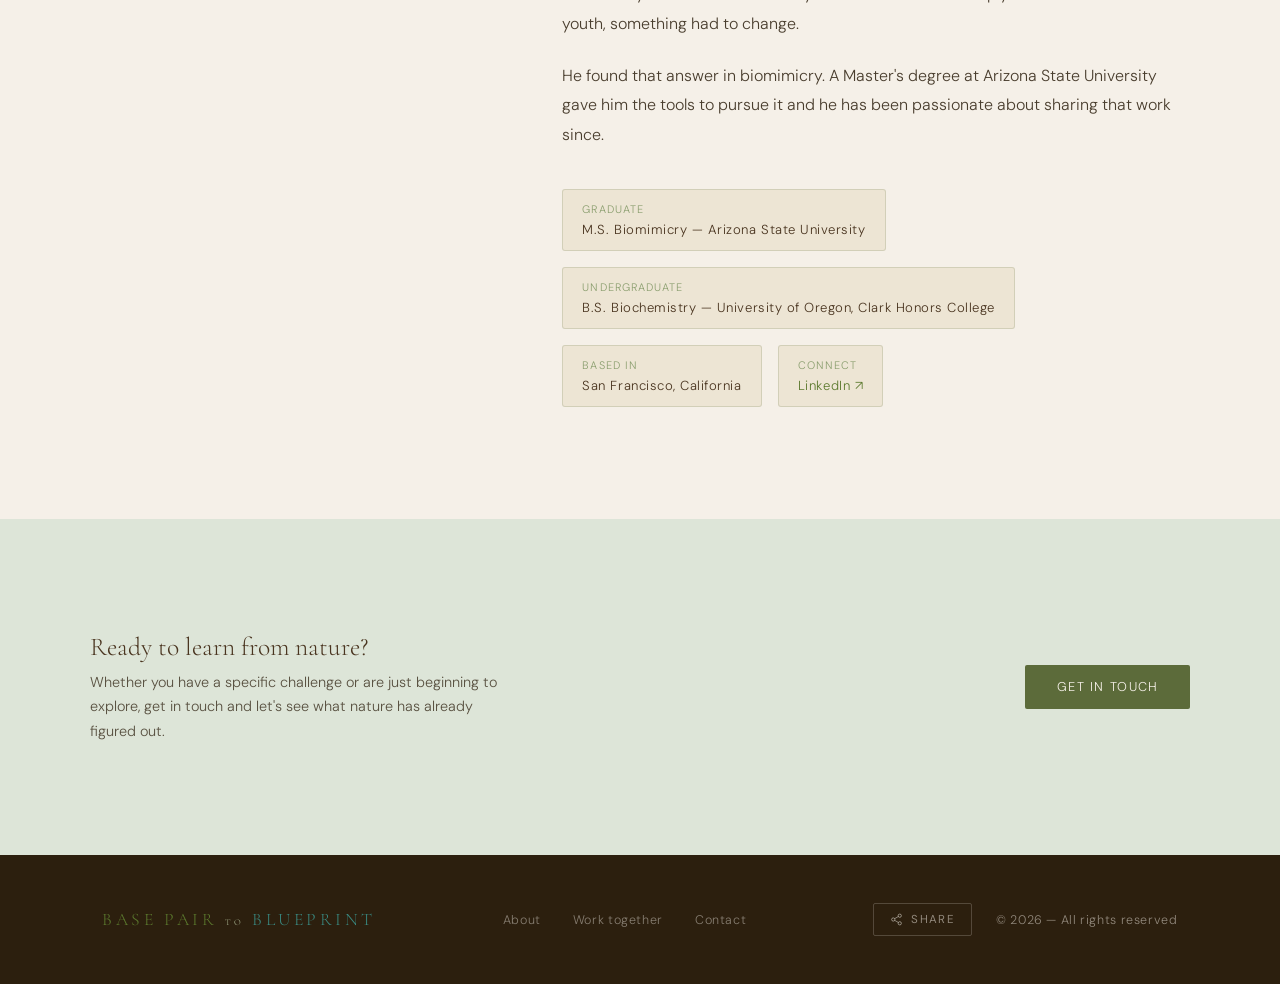
<file: about.html>
<!DOCTYPE html>
<html lang="en">
<head>
  <meta charset="UTF-8" />
  <meta name="viewport" content="width=device-width, initial-scale=1.0" />
  <title>About — Biomimicry</title>

  <!-- Open Graph / Social sharing -->
  <meta property="og:type"        content="website" />
  <meta property="og:title"       content="About — Base Pair to Blueprint" />
  <meta property="og:description" content="Nature has been solving complex problems for 3.8 billion years. We help you learn from the best." />
  <meta property="og:url"         content="https://basepairtoblueprint.com/about.html" />
  <meta property="og:site_name"   content="Base Pair to Blueprint" />
  <!-- Small image first: WhatsApp, iMessage, and compact previewers use the first og:image -->
  <meta property="og:image"        content="https://basepairtoblueprint.com/OG_image_small.png" />
  <meta property="og:image:width"  content="600" />
  <meta property="og:image:height" content="600" />
  <!-- Large image second: LinkedIn, Slack, Facebook prefer the largest image when multiple are present -->
  <meta property="og:image"        content="https://basepairtoblueprint.com/OG_image.png" />
  <meta property="og:image:width"  content="1800" />
  <meta property="og:image:height" content="945" />

  <!-- Twitter / X Card — always renders large, so point directly to the large image -->
  <meta name="twitter:card"        content="summary_large_image" />
  <meta name="twitter:title"       content="About — Base Pair to Blueprint" />
  <meta name="twitter:description" content="Nature has been solving complex problems for 3.8 billion years. We help you learn from the best." />
  <meta name="twitter:image"       content="https://basepairtoblueprint.com/OG_image.png" />
  <link href="https://fonts.googleapis.com/css2?family=Cormorant+Garamond:ital,wght@0,300;0,400;0,600;1,300;1,400&family=Libre+Baskerville:ital@0;1&family=DM+Sans:wght@300;400;500&display=swap" rel="stylesheet" />
  <link rel="stylesheet" href="global.css" />
  <style>
    /* ── ABOUT-SPECIFIC LAYOUT ── */
    .about-content { max-width: 100%; margin: 0; padding: 0; }

    /* Match work.html hero position so switching pages doesn't shift the text */
    .page-hero { padding-top: 14rem; }

    .about-section { padding: 7rem clamp(1.5rem, 7vw, 7rem); }
    .about-section.parchment { background: var(--parchment); }

    .about-section .inner {
      display: grid;
      grid-template-columns: 1fr 1.6fr;
      gap: 5rem;
      align-items: start;
    }

    .about-section h2 {
      font-family: 'Cormorant Garamond', serif;
      font-size: clamp(1.6rem, 3vw, 2.2rem);
      font-weight: 300;
      line-height: 1.2;
      color: var(--bark);
      margin-bottom: 1.8rem;
    }
    .about-section h2 em { font-style: italic; color: var(--moss); }

    .about-section p {
      font-size: 1rem;
      line-height: 1.85;
      color: var(--soil);
      opacity: 0.85;
      margin-bottom: 1.4rem;
      max-width: 68ch;
    }
    .about-section p:last-child { margin-bottom: 0; }

    .pull-quote {
      border-left: 2px solid var(--sage);
      padding: 1.2rem 0 1.2rem 2rem;
      margin: 2.5rem 0;
    }
    .pull-quote p {
      font-family: 'Cormorant Garamond', serif;
      font-size: 1.45rem;
      font-style: italic;
      line-height: 1.5;
      color: var(--bark);
      opacity: 1 !important;
    }

    .credentials { display: flex; flex-wrap: wrap; gap: 1rem; margin-top: 2.5rem; }
    .credential {
      background: var(--parchment);
      border: 1px solid rgba(92,107,58,0.18);
      border-radius: 3px;
      padding: 0.75rem 1.2rem;
      font-size: 0.82rem;
      letter-spacing: 0.04em;
      color: var(--bark);
    }
    .credential span {
      display: block;
      font-size: 0.68rem;
      letter-spacing: 0.1em;
      text-transform: uppercase;
      color: var(--sage);
      margin-bottom: 0.3rem;
    }

    .project { border-top: 1px solid rgba(92,107,58,0.12); padding-top: 2rem; margin-top: 2rem; }
    .project:first-of-type { border-top: none; padding-top: 0; margin-top: 0; }
    .project-label { font-size: 0.68rem; letter-spacing: 0.2em; text-transform: uppercase; color: var(--sage); margin-bottom: 0.6rem; }
    .project h3 { font-family: 'Cormorant Garamond', serif; font-size: 1.25rem; font-weight: 400; color: var(--bark); margin-bottom: 1rem; line-height: 1.3; }

    hr.divider { border: none; border-top: 1px solid rgba(92,107,58,0.12); margin: 4rem 0; }

    .about-cta {
      background: var(--mist);
      padding: 7rem clamp(1.5rem, 7vw, 7rem);
      display: flex;
      align-items: center;
      justify-content: space-between;
      gap: 2rem;
      flex-wrap: wrap;
    }
    .about-cta h3 { font-family: 'Cormorant Garamond', serif; font-size: 1.6rem; font-weight: 300; color: var(--bark); margin-bottom: 0.5rem; }
    .about-cta p { font-size: 0.9rem; line-height: 1.7; color: var(--soil); opacity: 0.75; max-width: 42ch; }

    @media (max-width: 900px) {
      .about-section { padding: 4rem 1.5rem; }
      .about-section .inner { grid-template-columns: 1fr; gap: 2.5rem; }
      .about-cta { flex-direction: column; padding: 4rem 1.5rem; }
    }
  </style>
</head>
<body>

  <!-- NAV -->
  <nav>
    <a href="index.html" class="nav-logo"><span><span style="color:#5c7a2e">Base Pair</span> <span style="font-size:0.5em;color:var(--sage)">to</span> <span style="color:#3a8a82">Blueprint</span></span><span class="nav-logo-sub">Biomimicry & Nature-Based Solutions Consulting</span></a>
    <ul class="nav-links">
      <li><a href="about.html" class="active">About</a></li>
      <li><a href="work.html">Work together</a></li>
      <li><a href="index.html#contact">Get in touch</a></li>
    </ul>
    <button class="nav-hamburger" id="nav-hamburger" aria-label="Toggle menu"><span></span><span></span><span></span></button>
  </nav>

  <!-- PAGE HERO -->
  <div class="page-hero">
    <div class="page-eyebrow">About</div>
    <h1>What we <em>believe</em></h1>
    <p class="tagline">The <span style="color:#3a8a82">blueprint</span> already exists.</p>
  </div>

  <!-- CONTENT -->
  <div class="about-content">

    <!-- Philosophy — parchment -->
    <div class="about-section parchment">
      <div class="inner">
        <div class="inner-left">
          <div class="section-label">Philosophy</div>
          <h2>Nature has already<br><em>done the work</em></h2>
        </div>
        <div class="inner-right">
          <p>We were founded on the principle that limiting ourselves to the history of human knowledge has not been enough to build a sustainable future. Modern human-centered design, for all its strengths, has forgotten and is largely blind to the fact that nature has already solved the problems we are struggling with. And often, solved them better. From basic building blocks, performing chemistry in water, and no wasteful byproducts, nature produces the most complex and efficient materials, systems, and functions. Sticking with what we know, ignores the wisdom of the world around us.</p>
          <p>Every organism on this planet has systems, strategies, and functions that have survived 3.8 billion years. Each one is specialized, adapted, and field-tested in ways that dwarf anything we have built. We believe in the question of not how can we master nature, but what nature has already mastered that we can learn from and use?</p>
          <p>Whether we are applying the deep principles of convergent evolution or utilizing nature itself, nature-derived solutions offer the only sustainable path forward. If the natural world is the greatest R&D department, then capitalism has a vested interest in protecting it, and preserving it is not only an ethical position but also a strategic one.</p>
        </div>
      </div>
    </div>

    <!-- Who we are — cream -->
    <div class="about-section">
      <div class="inner">
        <div class="inner-left">
          <div class="section-label">Who we are</div>
          <h2>Nathaniel O'Neal — <em>Principal Consultant</em></h2>
        </div>
        <div class="inner-right">
          <p>Nathaniel is a biochemist, biomimic, and former Peace Corps volunteer. His undergraduate <a href="https://pubs.acs.org/doi/abs/10.1021/acs.joc.6b00340" target="_blank" rel="noopener noreferrer" style="color: var(--moss); text-decoration: underline; text-underline-offset: 3px; transition: color 0.2s;">research</a> at the University of Oregon's Clark Honors College produced new molecules previously unseen in nature. This work revealed as much about the limits of human knowledge as it did about its potential.</p>
          <p>Two years teaching chemistry in Liberia brought those limits into perspective. Surrounded by plastic waste, and hearing older generations describe how their community had come to look dirty from materials that simply didn't exist in their youth, something had to change.</p>
          <p>He found that answer in biomimicry. A Master's degree at Arizona State University gave him the tools to pursue it and he has been passionate about sharing that work since.</p>

          <div class="credentials">
            <div class="credential">
              <span>Graduate</span>
              M.S. Biomimicry — Arizona State University
            </div>
            <div class="credential">
              <span>Undergraduate</span>
              B.S. Biochemistry — University of Oregon, Clark Honors College
            </div>
            <div class="credential">
              <span>Based in</span>
              San Francisco, California
            </div>
            <div class="credential">
              <span>Connect</span>
              <a href="https://www.linkedin.com/in/nathaniel-o-neal-8799751b5/" target="_blank" rel="noopener noreferrer" style="color: var(--moss); text-decoration: none; transition: color 0.2s;">LinkedIn ↗</a>
            </div>
          </div>
        </div>
      </div>
    </div>

    <!-- CTA — mist -->
    <div class="about-cta">
      <div>
        <h3>Ready to learn from nature?</h3>
        <p>Whether you have a specific challenge or are just beginning to explore, get in touch and let's see what nature has already figured out.</p>
      </div>
      <a href="index.html#contact" class="btn-primary">Get in touch</a>
    </div>

  </div>

  <!-- FOOTER -->
  <footer>
    <a href="index.html" class="footer-logo"><span style="color:#5c7a2e">Base Pair</span> <span style="font-size:0.5em">to</span> <span style="color:#3a8a82">Blueprint</span></a>
    <ul class="footer-links">
      <li><a href="about.html">About</a></li>
      <li><a href="work.html">Work together</a></li>
      <li><a href="index.html#contact">Contact</a></li>
    </ul>
    <div style="display:flex;align-items:center;gap:1.5rem;">
      <button id="share-btn" aria-label="Share this site" style="background:none;border:1px solid rgba(245,240,232,0.2);border-radius:2px;color:rgba(245,240,232,0.5);cursor:pointer;display:flex;align-items:center;gap:0.5rem;font-family:'DM Sans',sans-serif;font-size:0.72rem;letter-spacing:0.12em;text-transform:uppercase;padding:0.5rem 1rem;transition:border-color 0.2s,color 0.2s;">
        <svg width="13" height="13" viewBox="0 0 24 24" fill="none" stroke="currentColor" stroke-width="1.8"><circle cx="18" cy="5" r="3"/><circle cx="6" cy="12" r="3"/><circle cx="18" cy="19" r="3"/><line x1="8.59" y1="13.51" x2="15.42" y2="17.49"/><line x1="15.41" y1="6.51" x2="8.59" y2="10.49"/></svg>
        <span id="share-btn-label">Share</span>
      </button>
      <div>© 2026 — All rights reserved</div>
    </div>
  </footer>
  <script>
    (function() {
      var btn = document.getElementById('share-btn');
      var label = document.getElementById('share-btn-label');
      btn.addEventListener('click', async function() {
        var shareData = {
          title: 'About — Base Pair to Blueprint',
          text: 'Nature has been solving complex problems for 3.8 billion years. We help you learn from the best.',
          url: 'https://basepairtoblueprint.com/about.html'
        };
        if (navigator.share) {
          try { await navigator.share(shareData); } catch(_) {}
        } else {
          try {
            await navigator.clipboard.writeText(shareData.url);
            label.textContent = 'Copied!';
            btn.style.color = '#8a9e6e';
            btn.style.borderColor = '#8a9e6e';
            setTimeout(function() {
              label.textContent = 'Share';
              btn.style.color = '';
              btn.style.borderColor = '';
            }, 2000);
          } catch(_) {}
        }
      });
    })();
  </script>

  <!-- CONTACT MODAL — shared HTML, powered by modal.js -->
  <div id="contact-modal" style="display:none;position:fixed;inset:0;z-index:500;align-items:center;justify-content:center;padding:1.5rem;">
    <div id="modal-backdrop" style="position:absolute;inset:0;background:rgba(44,31,14,0.55);backdrop-filter:blur(4px);"></div>
    <div style="position:relative;background:var(--cream);border-radius:3px;padding:3rem;width:100%;max-width:560px;max-height:90vh;overflow-y:auto;box-shadow:0 30px 80px rgba(44,31,14,0.2);">
      <button id="modal-close" style="position:absolute;top:1.2rem;right:1.2rem;background:none;border:none;cursor:pointer;color:var(--sage);font-size:1.4rem;line-height:1;padding:0.2rem 0.5rem;transition:color 0.2s;" aria-label="Close">&#x2715;</button>
      <div id="modal-form-view">
        <div style="font-size:0.68rem;letter-spacing:0.2em;text-transform:uppercase;color:var(--sage);margin-bottom:0.8rem;">Get in touch</div>
        <h2 style="font-family:'Cormorant Garamond',serif;font-size:1.8rem;font-weight:300;color:var(--bark);margin-bottom:1.8rem;line-height:1.2;">Ready to learn <em style="color:var(--moss)">from nature?</em></h2>
        <form id="contact-form" class="form">
          <div class="form-row">
            <div class="field"><label for="modal-first">First name</label><input id="modal-first" type="text" placeholder="Alexander" required /></div>
            <div class="field"><label for="modal-last">Last name</label><input id="modal-last" type="text" placeholder="Humboldt" required /></div>
          </div>
          <div class="field"><label for="modal-email">Email</label><input id="modal-email" type="email" placeholder="alexander@example.com" required /></div>
          <div class="field"><label for="modal-interest">I'm interested in</label>
            <select id="modal-interest"><option value="">Select an option…</option><option>Consultation</option><option>Workshop</option><option>Just learning more</option><option>Something else</option></select>
          </div>
          <div class="field"><label for="modal-message">Tell me more</label><textarea id="modal-message" placeholder="Share a bit about what you're working on, your background, or what draws you to biomimicry…"></textarea></div>
          <div id="modal-error-msg" style="display:none;color:#8b4a2f;font-size:0.85rem;padding:0.75rem 1rem;background:rgba(139,74,47,0.08);border:1px solid rgba(139,74,47,0.2);border-radius:2px;margin-bottom:0.5rem;"></div><button type="submit" class="form-submit">Send message</button>
        </form>
      </div>
      <div id="modal-thankyou-view" style="display:none;text-align:center;padding:2rem 0;">
        <div style="font-size:2rem;margin-bottom:1.2rem;">🌿</div>
        <div style="font-size:0.68rem;letter-spacing:0.2em;text-transform:uppercase;color:var(--sage);margin-bottom:0.8rem;">Message received</div>
        <h2 style="font-family:'Cormorant Garamond',serif;font-size:1.8rem;font-weight:300;color:var(--bark);margin-bottom:1rem;line-height:1.2;">Thank you for <em style="color:var(--moss)">reaching out</em></h2>
        <p style="font-size:0.95rem;line-height:1.7;color:var(--soil);opacity:0.75;max-width:36ch;margin:0 auto 2rem;">We'll be in touch soon. In the meantime, nature is doing something remarkable right outside your window.</p>
        <button onclick="document.getElementById('contact-modal').style.display='none';document.body.style.overflow='';" class="form-submit">Close</button>
      </div>
    </div>
  </div>

  <script src="modal.js"></script>

  <script>
    (function() {
      var btn = document.getElementById('nav-hamburger');
      var links = document.querySelector('.nav-links');
      btn.addEventListener('click', function() {
        btn.classList.toggle('open');
        links.classList.toggle('open');
        document.body.style.overflow = links.classList.contains('open') ? 'hidden' : '';
      });
      links.querySelectorAll('a').forEach(function(a) {
        a.addEventListener('click', function() {
          btn.classList.remove('open');
          links.classList.remove('open');
          document.body.style.overflow = '';
        });
      });
    })();
  </script>
</body>
</html>
</file>
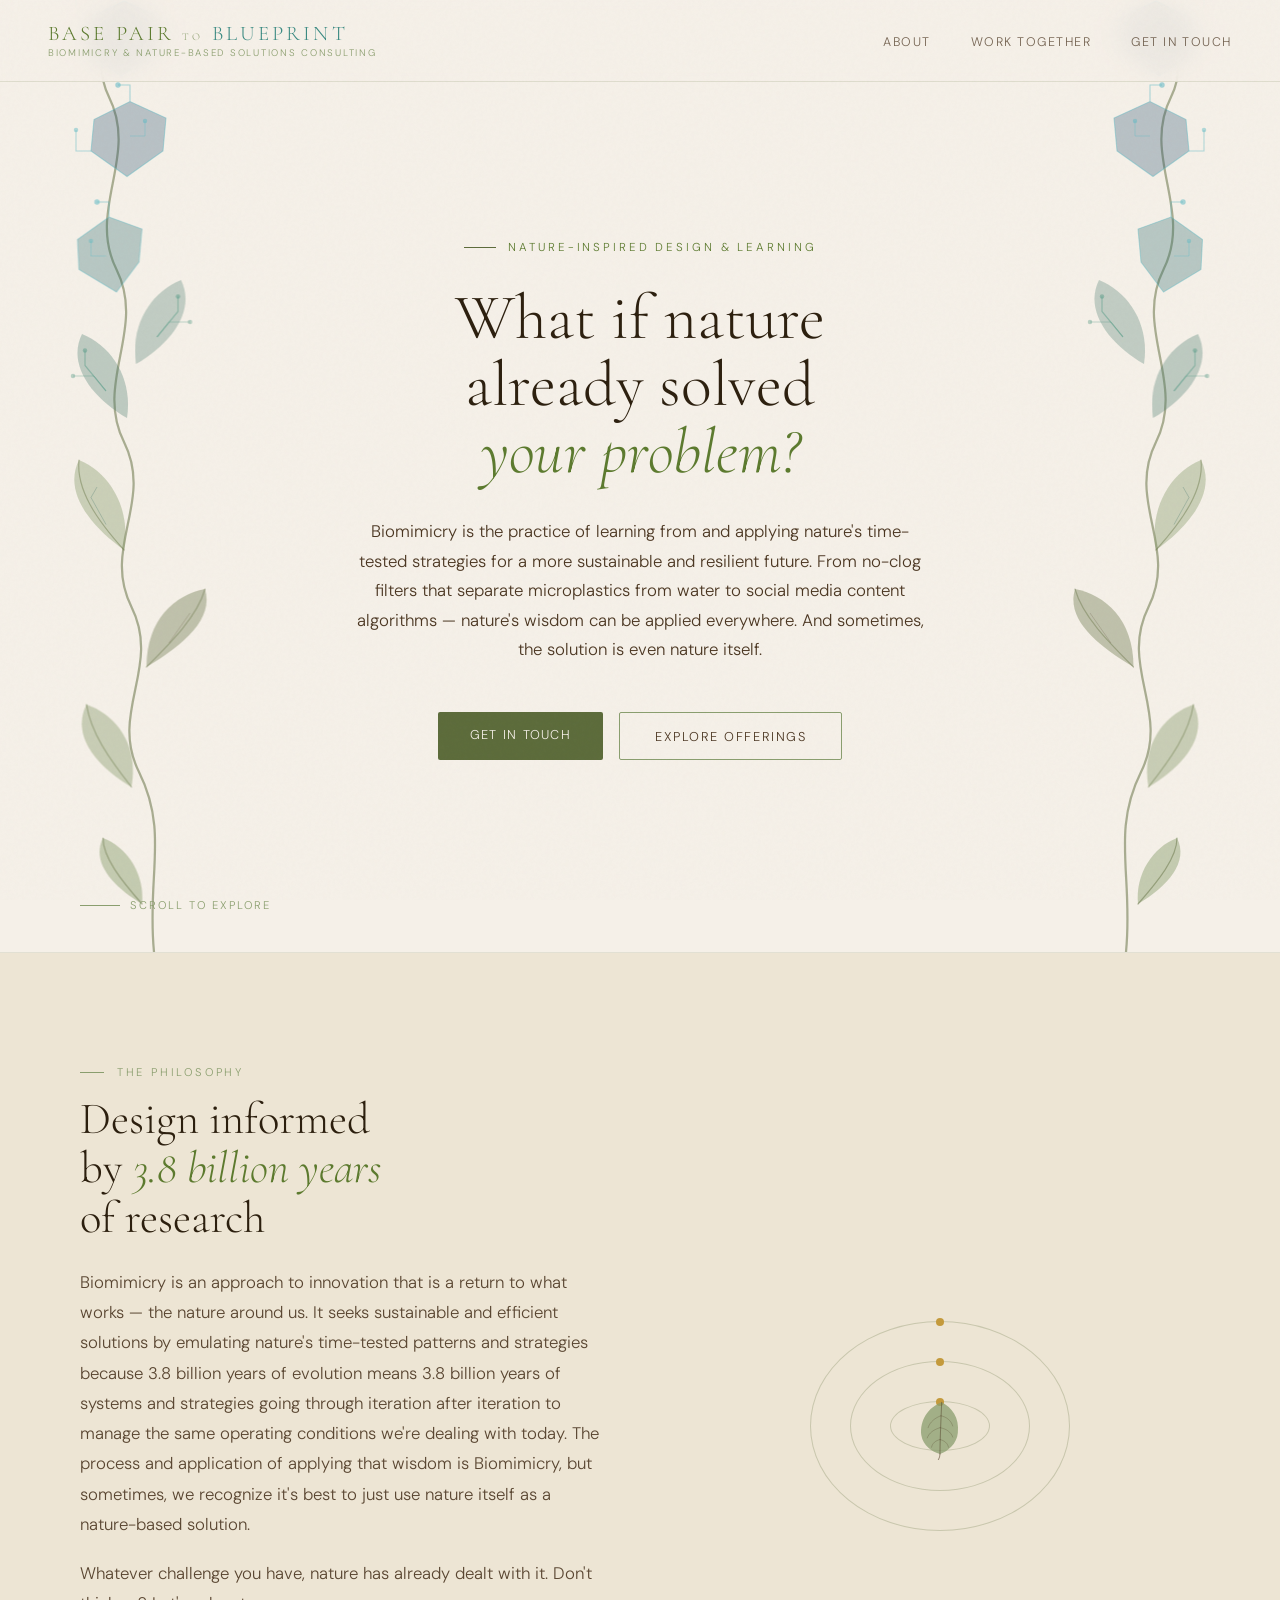
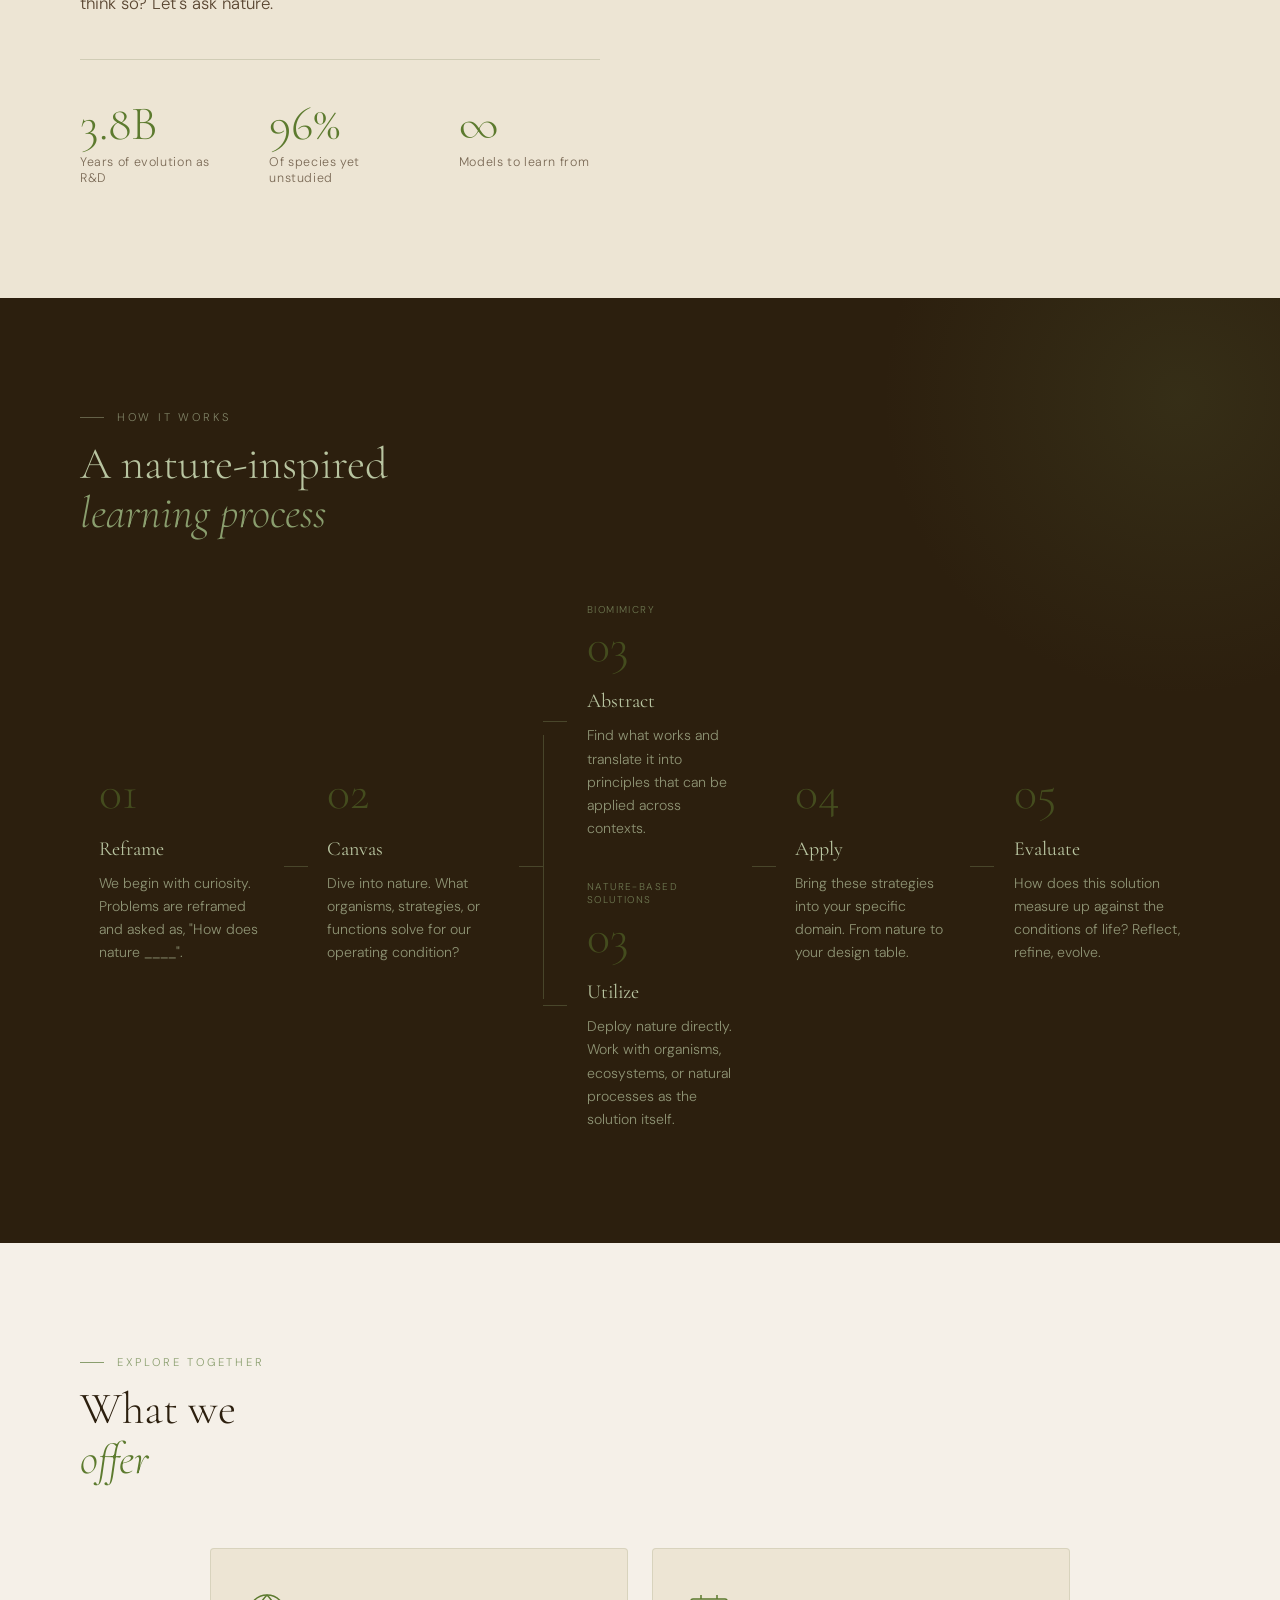
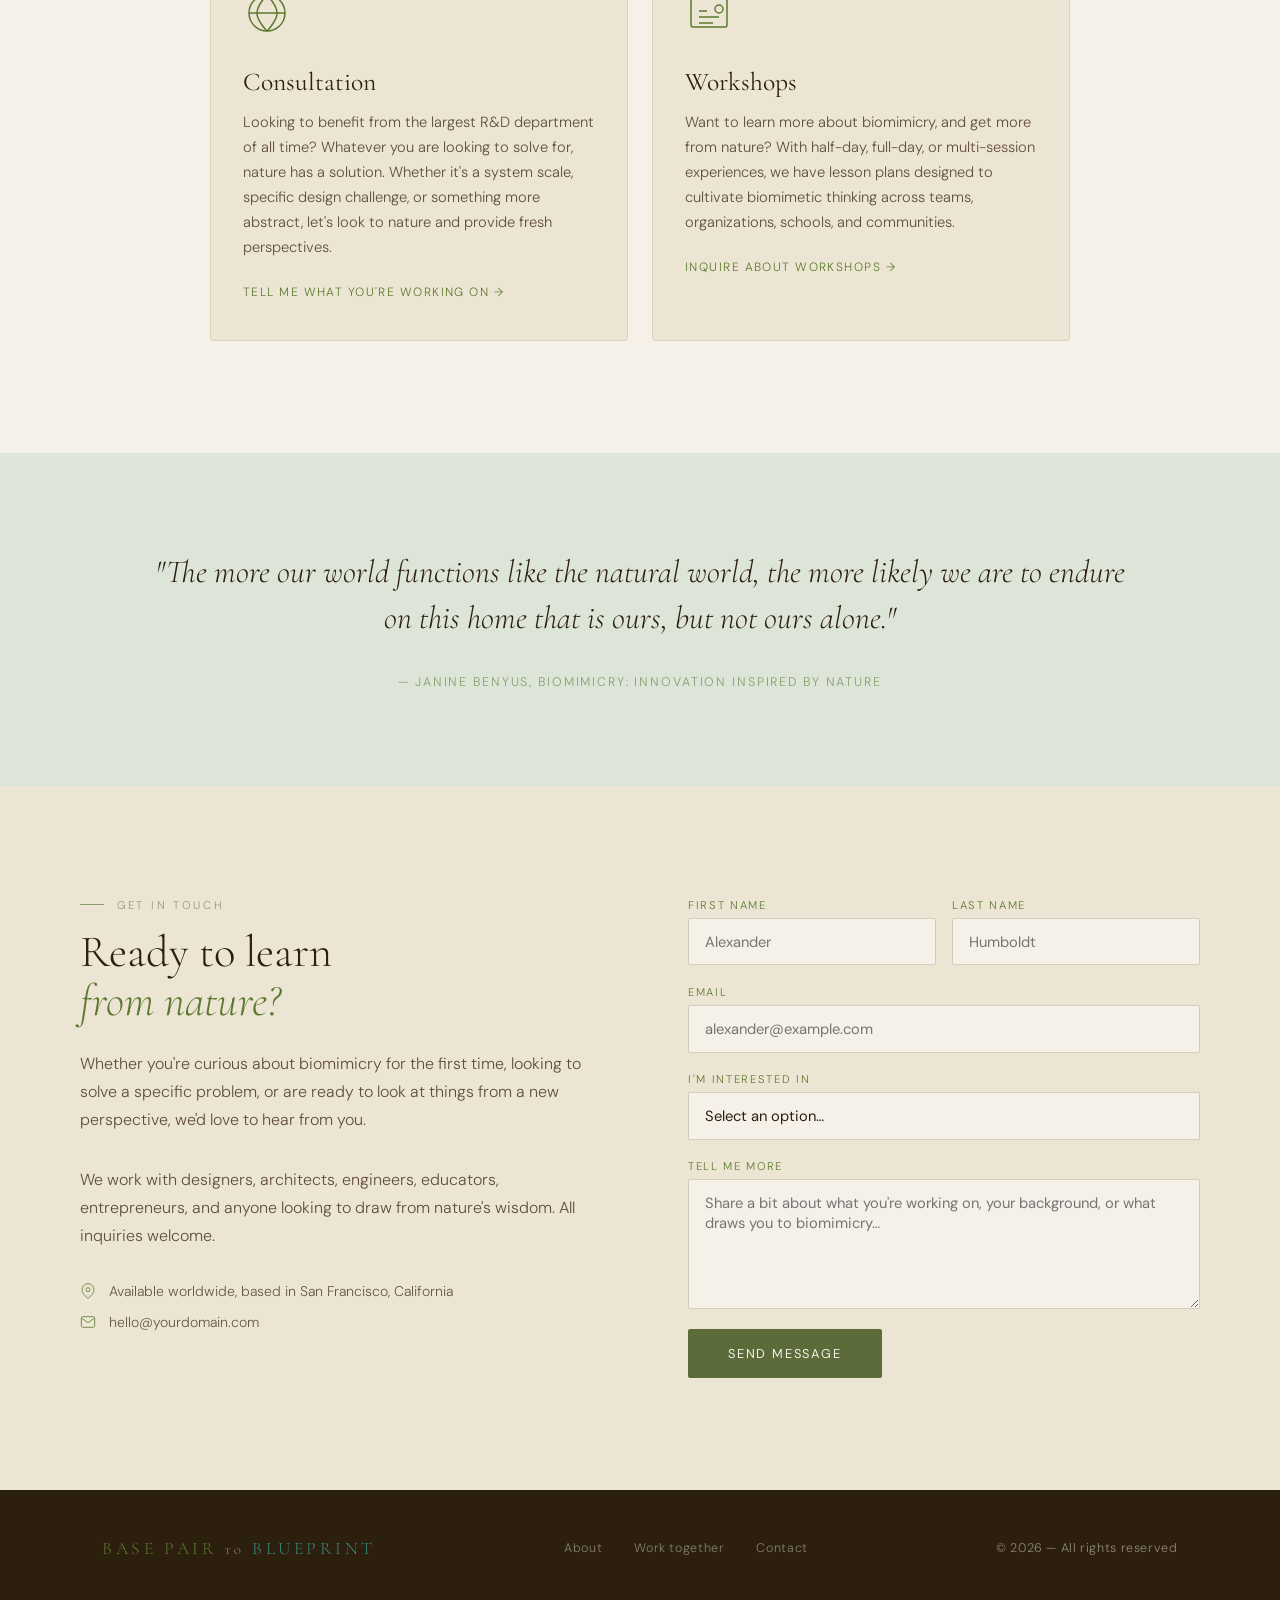
<file: index.html.html>
<!DOCTYPE html>
<html lang="en">
<head>
  <meta charset="UTF-8" />
  <meta name="viewport" content="width=device-width, initial-scale=1.0" />
  <title>Biomimicry — Learn. Design. Belong to Nature.</title>
  <link href="https://fonts.googleapis.com/css2?family=Cormorant+Garamond:ital,wght@0,300;0,400;0,600;1,300;1,400&family=Libre+Baskerville:ital@0;1&family=DM+Sans:wght@300;400;500&display=swap" rel="stylesheet" />
  <link rel="stylesheet" href="global.css" />
  <style>
    /* ── HERO ── */
    .hero {
      min-height: 100vh;
      display: flex;
      flex-direction: column;
      justify-content: center;
      align-items: center;
      position: relative;
      overflow: hidden;
      border-bottom: 1px solid rgba(92,107,58,0.12);
      text-align: center;
    }

    .hero-left {
      display: flex;
      flex-direction: column;
      justify-content: center;
      align-items: center;
      padding: 8rem 5rem 5rem;
      max-width: 780px;
      position: relative;
      z-index: 2;
    }

    .hero-eyebrow {
      font-size: 0.72rem;
      letter-spacing: 0.25em;
      text-transform: uppercase;
      color: var(--moss);
      margin-bottom: 1.8rem;
      display: flex;
      align-items: center;
      justify-content: center;
      gap: 0.8rem;
      animation: fadeUp 1s ease 0.2s both;
    }
    .hero-eyebrow::before {
      content: '';
      display: block;
      width: 2rem;
      height: 1px;
      background: #5c6b3a;
    }

    h1 {
      font-family: 'Cormorant Garamond', serif;
      font-size: clamp(3.2rem, 5vw, 5.5rem);
      font-weight: 300;
      line-height: 1.05;
      color: var(--soil);
      margin-bottom: 2rem;
      animation: fadeUp 1s ease 0.4s both;
    }
    h1 em { font-style: italic; color: var(--moss); }

    .hero-body {
      font-size: 1.05rem;
      line-height: 1.75;
      color: var(--bark);
      opacity: 0.85;
      max-width: 52ch;
      margin-bottom: 3rem;
      animation: fadeUp 1s ease 0.6s both;
    }

    .hero-ctas {
      display: flex;
      gap: 1rem;
      flex-wrap: wrap;
      justify-content: center;
      animation: fadeUp 1s ease 0.8s both;
    }

    /* ── SCROLL INDICATOR ── */
    .scroll-hint {
      position: absolute;
      bottom: 2.5rem;
      left: 5rem;
      font-size: 0.7rem;
      letter-spacing: 0.18em;
      text-transform: uppercase;
      color: var(--sage);
      display: flex;
      align-items: center;
      gap: 0.6rem;
      animation: fadeUp 1s ease 1.2s both;
      z-index: 3;
    }
    .scroll-line {
      width: 0;
      height: 1px;
      background: var(--sage);
      animation: growLine 1.5s ease 1.5s forwards;
    }
    @keyframes growLine { to { width: 2.5rem; } }

    /* ── VINES ── */
    .vine { position: absolute; bottom: 0; pointer-events: none; z-index: 1; }
    .vine-left { left: 5%; }
    .vine-right { right: 5%; }

    .vine-path {
      stroke-dashoffset: 9999;
      animation: growVine 10s linear 0.8s forwards;
    }
    .vine-leaf { opacity: 0; animation: fadeLeaf 0.5s ease forwards; }
    .vine-leaf:nth-child(2)  { animation-delay: 1.4s; }
    .vine-leaf:nth-child(3)  { animation-delay: 2.6s; }
    .vine-leaf:nth-child(4)  { animation-delay: 3.8s; }
    .vine-leaf:nth-child(5)  { animation-delay: 5.0s; }
    .vine-leaf:nth-child(6)  { animation-delay: 5.8s; }
    .vine-leaf:nth-child(7)  { animation-delay: 6.6s; }
    .vine-leaf:nth-child(8)  { animation-delay: 7.8s; }
    .vine-leaf:nth-child(9)  { animation-delay: 9.0s; }
    .vine-leaf:nth-child(10) { animation-delay: 10.2s; }

    @keyframes growVine { to { stroke-dashoffset: 0; } }
    @keyframes fadeLeaf {
      from { opacity: 0; transform: scale(0.4); }
      to   { opacity: 1; transform: scale(1); }
    }

    /* ── SECTIONS ── */
    section { padding: 7rem 5rem; }

    .section-label {
      font-size: 0.7rem;
      letter-spacing: 0.25em;
      text-transform: uppercase;
      color: var(--sage);
      margin-bottom: 1rem;
      display: flex;
      align-items: center;
      gap: 0.8rem;
    }
    .section-label::before {
      content: '';
      display: block;
      width: 1.5rem;
      height: 1px;
      background: var(--sage);
    }

    h2 {
      font-family: 'Cormorant Garamond', serif;
      font-weight: 300;
      font-size: clamp(2.2rem, 3.5vw, 3.5rem);
      line-height: 1.1;
      color: var(--soil);
      margin-bottom: 1.5rem;
    }
    h2 em { font-style: italic; color: var(--moss); }

    /* ── WHAT IS BIOMIMICRY ── */
    .what { background: var(--parchment); display: grid; grid-template-columns: 1fr 1fr; gap: 5rem; align-items: center; }
    .what-text p { font-size: 1.05rem; line-height: 1.8; color: var(--bark); margin-bottom: 1.2rem; opacity: 0.9; }

    .stat-row { display: flex; gap: 3rem; margin-top: 2.5rem; padding-top: 2.5rem; border-top: 1px solid rgba(92,107,58,0.2); }
    .stat { flex: 1; }
    .stat-num { font-family: 'Cormorant Garamond', serif; font-size: 3rem; font-weight: 300; color: var(--moss); line-height: 1; }
    .stat-desc { font-size: 0.78rem; letter-spacing: 0.05em; color: var(--bark); opacity: 0.7; margin-top: 0.4rem; }

    .what-visual { position: relative; height: 420px; }
    .ring { position: absolute; border-radius: 50%; border: 1px solid rgba(92,107,58,0.25); z-index: 1; }
    .ring-1 { inset: 25%; animation: rotateSlow 40s linear infinite; }
    .ring-2 { inset: calc(25% + 40px); animation: rotateSlow 28s linear infinite reverse; }
    .ring-3 { inset: calc(25% + 80px); animation: rotateSlow 20s linear infinite; }
    .ring-dot { position: absolute; width: 8px; height: 8px; background: var(--gold); border-radius: 50%; top: -4px; left: 50%; transform: translateX(-50%); }
    .what-center-icon { position: absolute; inset: 0; display: flex; align-items: center; justify-content: center; z-index: 2; }

    /* ── OFFERINGS ── */
    .offerings { background: var(--cream); }
    .offerings-header { max-width: 55ch; margin-bottom: 4rem; }
    .cards { display: grid; grid-template-columns: repeat(2, 1fr); gap: 1.5rem; max-width: 860px; margin: 0 auto; }
    .card { background: var(--parchment); border: 1px solid rgba(92,107,58,0.15); border-radius: 4px; padding: 2.5rem 2rem; position: relative; overflow: hidden; transition: transform 0.3s, box-shadow 0.3s; }
    .card::before { content: ''; position: absolute; top: 0; left: 0; right: 0; height: 3px; background: #5c6b3a; transform: scaleX(0); transform-origin: left; transition: transform 0.35s ease; }
    .card:hover { transform: translateY(-6px); box-shadow: 0 20px 50px rgba(44,31,14,0.1); }
    .card:hover::before { transform: scaleX(1); }
    .card-icon { width: 48px; height: 48px; margin-bottom: 1.5rem; color: var(--moss); }
    .card h3 { font-family: 'Cormorant Garamond', serif; font-size: 1.6rem; font-weight: 400; color: var(--soil); margin-bottom: 0.8rem; }
    .card p { font-size: 0.92rem; line-height: 1.7; color: var(--bark); opacity: 0.85; margin-bottom: 1.5rem; }
    .card-link { font-size: 0.75rem; letter-spacing: 0.12em; text-transform: uppercase; color: var(--moss); text-decoration: none; display: flex; align-items: center; gap: 0.5rem; transition: gap 0.2s; }
    .card-link:hover { gap: 0.9rem; }

    /* ── PROCESS ── */
    .process { background: var(--soil); color: var(--cream); position: relative; overflow: hidden; }
    .process::before { content: ''; position: absolute; top: -200px; right: -200px; width: 600px; height: 600px; border-radius: 50%; background: radial-gradient(circle, rgba(92,107,58,0.2) 0%, transparent 70%); }
    .process h2 { color: var(--lichen); }
    .process h2 em { color: var(--sage); }
    .process .section-label { color: rgba(184,196,160,0.6); }
    .process .section-label::before { background: rgba(184,196,160,0.4); }
    .process-header { max-width: 55ch; margin-bottom: 4rem; }
    .process-flow { display: flex; align-items: center; gap: 0; position: relative; }
    .process-connector-line { height: 1px; min-width: 1.5rem; background: rgba(138,158,110,0.3); flex-shrink: 0; }
    .process-fork { display: flex; flex-direction: column; gap: 2.5rem; position: relative; }
    .process-fork::before { content: ''; position: absolute; left: 0; top: 25%; bottom: 25%; width: 1px; background: rgba(138,158,110,0.3); }
    .fork-row { display: flex; align-items: center; }
    .fork-tick { width: 1.5rem; height: 1px; background: rgba(138,158,110,0.3); flex-shrink: 0; }
    .step-path-label { font-size: 0.62rem; letter-spacing: 0.15em; text-transform: uppercase; color: var(--sage); opacity: 0.7; margin-bottom: 0.4rem; }
    .step { padding: 0 1.2rem; position: relative; min-width: 120px; }
    .step-num { font-family: 'Cormorant Garamond', serif; font-size: 3rem; font-weight: 300; color: var(--moss); opacity: 0.5; line-height: 1; margin-bottom: 1.2rem; }
    .step h4 { font-family: 'Cormorant Garamond', serif; font-size: 1.25rem; font-weight: 400; color: var(--lichen); margin-bottom: 0.7rem; }
    .step p { font-size: 0.88rem; line-height: 1.65; color: rgba(184,196,160,0.7); }

    /* ── PULL QUOTE ── */
    .quote-section { background: var(--mist); text-align: center; padding: 6rem 5rem; }
    blockquote { font-family: 'Cormorant Garamond', serif; font-style: italic; font-size: clamp(1.6rem, 2.5vw, 2.4rem); font-weight: 300; line-height: 1.45; color: var(--soil); max-width: 70ch; margin: 0 auto 2rem; }
    .quote-attr { font-size: 0.78rem; letter-spacing: 0.15em; text-transform: uppercase; color: var(--sage); }

    /* ── CONTACT ── */
    .contact { background: var(--parchment); display: grid; grid-template-columns: 1fr 1fr; gap: 6rem; align-items: start; }
    .contact-info p { font-size: 1rem; line-height: 1.75; color: var(--bark); opacity: 0.85; margin-bottom: 2rem; }
    .contact-detail { display: flex; flex-direction: column; gap: 0.8rem; margin-top: 2rem; }
    .contact-detail-item { display: flex; align-items: center; gap: 0.8rem; font-size: 0.88rem; color: var(--bark); opacity: 0.8; }
    .contact-detail-item svg { color: var(--moss); flex-shrink: 0; }

    /* ── ANIMATIONS ── */
    @keyframes fadeUp {
      from { opacity: 0; transform: translateY(24px); }
      to   { opacity: 1; transform: translateY(0); }
    }
    @keyframes rotateSlow {
      from { transform: rotate(0deg); }
      to   { transform: rotate(360deg); }
    }

    /* ── RESPONSIVE ── */
    @media (max-width: 900px) {
      .hero-left { padding: 9rem 2rem 5rem; }
      section { padding: 5rem 2rem; }
      .what { grid-template-columns: 1fr; gap: 3rem; }
      .what-visual { display: none; }
      .cards { grid-template-columns: 1fr; }
      .contact { grid-template-columns: 1fr; gap: 3rem; }
    }
  </style>
</head>
<body>

  <!-- NAV -->
  <nav>
    <a href="biomimicry.html" class="nav-logo"><span><span style="color:#5c7a2e">Base Pair</span> <span style="font-size:0.5em;color:var(--sage)">to</span> <span style="color:#3a8a82">Blueprint</span></span><span class="nav-logo-sub">Biomimicry & Nature-Based Solutions Consulting</span></a>
    <ul class="nav-links">
      <li><a href="about.html">About</a></li>
      <li><a href="work.html">Work together</a></li>
      <li><a href="#contact">Get in touch</a></li>
    </ul>
  </nav>

  <!-- HERO -->
  <section class="hero" id="about">
    <div class="hero-left">
      <div class="hero-eyebrow">Nature-inspired design & learning</div>
      <h1>What if nature<br>already solved<br><em>your problem?</em></h1>
      <p class="hero-body">
        Biomimicry is the practice of learning from and applying nature's time-tested strategies for a more sustainable and resilient future. From no-clog filters that separate microplastics from water to social media content algorithms — nature's wisdom can be applied everywhere. And sometimes, the solution is even nature itself.
      </p>
      <div class="hero-ctas">
        <a href="#contact" class="btn-primary">Get in touch</a>
        <a href="work.html" class="btn-ghost">Explore offerings</a>
      </div>
    </div>

    <div class="scroll-hint">
      <span class="scroll-line"></span>
      Scroll to explore
    </div>

    <!-- Left vine -->
    <svg class="vine vine-left" width="210" height="1050" viewBox="0 0 140 700" fill="none" xmlns="http://www.w3.org/2000/svg">
      <path class="vine-path" d="M60 700 C55 650 70 620 50 580 C30 540 65 510 45 470 C25 430 60 400 40 360 C20 320 55 285 35 245 C15 205 50 170 30 130 C15 100 40 70 36 73" stroke="#5c6b3a" stroke-width="1.5" stroke-linecap="round" fill="none" opacity="0.5"/>
      <g class="vine-leaf" style="transform-origin: 52px 660px"><path d="M52 668 C32 656 18 640 26 624 C42 630 54 648 52 668Z" fill="#8a9e6e" opacity="0.45"/><path d="M52 668 C38 652 26 637 26 624" stroke="#5c6b3a" stroke-width="0.8" stroke-linecap="round" opacity="0.45" fill="none"/></g>
      <g class="vine-leaf" style="transform-origin: 45px 580px"><path d="M45 590 C20 575 5 555 15 535 C35 542 50 562 45 590Z" fill="#8a9e6e" opacity="0.42"/><path d="M45 590 C30 571 18 554 15 535" stroke="#5c6b3a" stroke-width="0.8" stroke-linecap="round" opacity="0.42" fill="none"/></g>
      <g class="vine-leaf" style="transform-origin: 55px 500px"><path d="M55 510 C80 495 100 478 94 458 C74 462 55 478 55 510Z" fill="#5c6b3a" opacity="0.35"/><path d="M55 510 C72 493 89 476 94 458" stroke="#5c6b3a" stroke-width="0.8" stroke-linecap="round" opacity="0.38" fill="none"/><path d="M70 494 L84 474" stroke="#4a3520" stroke-width="0.5" opacity="0.25" fill="none"/></g>
      <g class="vine-leaf" style="transform-origin: 40px 420px"><path d="M40 432 C15 414 0 392 10 372 C30 380 45 404 40 432Z" fill="#8a9e6e" opacity="0.4"/><path d="M40 432 C22 412 8 392 10 372" stroke="#5c6b3a" stroke-width="0.8" stroke-linecap="round" opacity="0.4" fill="none"/><path d="M28 415 L18 397 L22 390" stroke="#4a7a6e" stroke-width="0.6" opacity="0.35" fill="none"/></g>
      <g class="vine-leaf" style="transform-origin: 42px 330px; transform: rotate(-28deg)"><path d="M42 344 C18 330 2 308 12 288 C32 296 46 318 42 344Z" fill="#4a7a6e" opacity="0.32"/><path d="M28 326 L14 309 L14 299" stroke="#5c9e8a" stroke-width="0.8" opacity="0.5" fill="none"/><path d="M28 326 L20 316 L6 316" stroke="#5c9e8a" stroke-width="0.6" opacity="0.4" fill="none"/><circle cx="14" cy="299" r="1.5" fill="#5c9e8a" opacity="0.5"/><circle cx="6" cy="316" r="1.5" fill="#5c9e8a" opacity="0.4"/></g>
      <g class="vine-leaf" style="transform-origin: 48px 295px; transform: rotate(22deg)"><path d="M48 308 C72 294 88 272 78 252 C58 260 44 282 48 308Z" fill="#4a7a6e" opacity="0.30"/><path d="M62 290 L76 273 L76 263" stroke="#5c9e8a" stroke-width="0.8" opacity="0.5" fill="none"/><path d="M62 290 L70 280 L84 280" stroke="#5c9e8a" stroke-width="0.6" opacity="0.4" fill="none"/><circle cx="76" cy="263" r="1.5" fill="#5c9e8a" opacity="0.5"/><circle cx="84" cy="280" r="1.5" fill="#5c9e8a" opacity="0.4"/></g>
      <g class="vine-leaf" style="transform-origin: 35px 248px"><path d="M35 260 L10 245 L9 225 L30 210 L52 218 L50 240Z" fill="#2a6a6e" opacity="0.3"/><path d="M35 260 L10 245 L9 225 L30 210 L52 218 L50 240Z" stroke="#5cb8c4" stroke-width="0.7" opacity="0.42" fill="none"/><path d="M30 210 L30 200 L22 200" stroke="#5cb8c4" stroke-width="0.7" opacity="0.48" fill="none"/><path d="M28 236 L18 236 L18 226" stroke="#5cb8c4" stroke-width="0.6" opacity="0.4" fill="none"/><circle cx="22" cy="200" r="1.8" fill="#5cb8c4" opacity="0.52"/><circle cx="18" cy="226" r="1.5" fill="#5cb8c4" opacity="0.42"/></g>
      <g class="vine-leaf" style="transform-origin: 42px 168px"><path d="M42 183 L18 166 L20 145 L44 133 L68 144 L66 166Z" fill="#1a4a6e" opacity="0.28"/><path d="M42 183 L18 166 L20 145 L44 133 L68 144 L66 166Z" stroke="#5cb8c4" stroke-width="0.7" opacity="0.45" fill="none"/><path d="M44 133 L44 122 L36 122" stroke="#5cb8c4" stroke-width="0.7" opacity="0.5" fill="none"/><path d="M18 166 L8 166 L8 152" stroke="#5cb8c4" stroke-width="0.7" opacity="0.45" fill="none"/><path d="M44 156 L54 156 L54 146" stroke="#5cb8c4" stroke-width="0.6" opacity="0.4" fill="none"/><circle cx="36" cy="122" r="1.8" fill="#5cb8c4" opacity="0.55"/><circle cx="8" cy="152" r="1.5" fill="#5cb8c4" opacity="0.45"/><circle cx="54" cy="146" r="1.5" fill="#5cb8c4" opacity="0.45"/></g>
      <g class="vine-leaf" style="transform-origin: 38px 100px"><path d="M38 116 L14 100 L16 78 L40 66 L64 77 L62 100Z" fill="#1a3a5c" opacity="0.3"/><path d="M38 116 L14 100 L16 78 L40 66 L64 77 L62 100Z" stroke="#4ab8e8" stroke-width="0.8" opacity="0.55" fill="none"/><rect x="26" y="80" width="26" height="18" rx="1" stroke="#4ab8e8" stroke-width="0.6" opacity="0.4" fill="none"/><line x1="31" y1="80" x2="31" y2="76" stroke="#4ab8e8" stroke-width="0.6" opacity="0.5"/><line x1="38" y1="80" x2="38" y2="76" stroke="#4ab8e8" stroke-width="0.6" opacity="0.5"/><line x1="45" y1="80" x2="45" y2="76" stroke="#4ab8e8" stroke-width="0.6" opacity="0.5"/><line x1="31" y1="98" x2="31" y2="102" stroke="#4ab8e8" stroke-width="0.6" opacity="0.5"/><line x1="38" y1="98" x2="38" y2="102" stroke="#4ab8e8" stroke-width="0.6" opacity="0.5"/><line x1="45" y1="98" x2="45" y2="102" stroke="#4ab8e8" stroke-width="0.6" opacity="0.5"/><path d="M14 100 L4 100 L4 88 L0 88" stroke="#4ab8e8" stroke-width="0.7" opacity="0.5" fill="none"/><path d="M16 78 L8 70 L8 58" stroke="#4ab8e8" stroke-width="0.7" opacity="0.45" fill="none"/><path d="M62 100 L72 100 L72 86" stroke="#4ab8e8" stroke-width="0.7" opacity="0.45" fill="none"/><circle cx="0" cy="88" r="2" fill="#4ab8e8" opacity="0.6"/><circle cx="8" cy="58" r="2" fill="#4ab8e8" opacity="0.55"/><circle cx="72" cy="86" r="2" fill="#4ab8e8" opacity="0.5"/></g>
    </svg>

    <!-- Right vine -->
    <svg class="vine vine-right" width="210" height="1050" viewBox="0 0 140 700" fill="none" xmlns="http://www.w3.org/2000/svg">
      <path class="vine-path" d="M80 700 C85 650 70 620 90 580 C110 540 75 510 95 470 C115 430 80 400 100 360 C120 320 85 285 105 245 C125 205 90 170 110 130 C125 100 100 70 104 73" stroke="#5c6b3a" stroke-width="1.5" stroke-linecap="round" fill="none" opacity="0.5"/>
      <g class="vine-leaf" style="transform-origin: 88px 660px"><path d="M88 668 C108 656 122 640 114 624 C98 630 86 648 88 668Z" fill="#8a9e6e" opacity="0.45"/><path d="M88 668 C102 652 114 637 114 624" stroke="#5c6b3a" stroke-width="0.8" stroke-linecap="round" opacity="0.45" fill="none"/></g>
      <g class="vine-leaf" style="transform-origin: 95px 580px"><path d="M95 590 C120 575 135 555 125 535 C105 542 90 562 95 590Z" fill="#8a9e6e" opacity="0.42"/><path d="M95 590 C110 571 122 554 125 535" stroke="#5c6b3a" stroke-width="0.8" stroke-linecap="round" opacity="0.42" fill="none"/></g>
      <g class="vine-leaf" style="transform-origin: 85px 500px"><path d="M85 510 C60 495 40 478 46 458 C66 462 85 478 85 510Z" fill="#5c6b3a" opacity="0.35"/><path d="M85 510 C68 493 51 476 46 458" stroke="#5c6b3a" stroke-width="0.8" stroke-linecap="round" opacity="0.38" fill="none"/><path d="M70 494 L56 474" stroke="#4a3520" stroke-width="0.5" opacity="0.25" fill="none"/></g>
      <g class="vine-leaf" style="transform-origin: 100px 420px"><path d="M100 432 C125 414 140 392 130 372 C110 380 95 404 100 432Z" fill="#8a9e6e" opacity="0.4"/><path d="M100 432 C118 412 132 392 130 372" stroke="#5c6b3a" stroke-width="0.8" stroke-linecap="round" opacity="0.4" fill="none"/><path d="M112 415 L122 397 L118 390" stroke="#4a7a6e" stroke-width="0.6" opacity="0.35" fill="none"/></g>
      <g class="vine-leaf" style="transform-origin: 98px 330px; transform: rotate(28deg)"><path d="M98 344 C122 330 138 308 128 288 C108 296 94 318 98 344Z" fill="#4a7a6e" opacity="0.32"/><path d="M112 326 L126 309 L126 299" stroke="#5c9e8a" stroke-width="0.8" opacity="0.5" fill="none"/><path d="M112 326 L120 316 L134 316" stroke="#5c9e8a" stroke-width="0.6" opacity="0.4" fill="none"/><circle cx="126" cy="299" r="1.5" fill="#5c9e8a" opacity="0.5"/><circle cx="134" cy="316" r="1.5" fill="#5c9e8a" opacity="0.4"/></g>
      <g class="vine-leaf" style="transform-origin: 92px 295px; transform: rotate(-22deg)"><path d="M92 308 C68 294 52 272 62 252 C82 260 96 282 92 308Z" fill="#4a7a6e" opacity="0.30"/><path d="M78 290 L64 273 L64 263" stroke="#5c9e8a" stroke-width="0.8" opacity="0.5" fill="none"/><path d="M78 290 L70 280 L56 280" stroke="#5c9e8a" stroke-width="0.6" opacity="0.4" fill="none"/><circle cx="64" cy="263" r="1.5" fill="#5c9e8a" opacity="0.5"/><circle cx="56" cy="280" r="1.5" fill="#5c9e8a" opacity="0.4"/></g>
      <g class="vine-leaf" style="transform-origin: 105px 248px"><path d="M105 260 L130 245 L131 225 L110 210 L88 218 L90 240Z" fill="#2a6a6e" opacity="0.3"/><path d="M105 260 L130 245 L131 225 L110 210 L88 218 L90 240Z" stroke="#5cb8c4" stroke-width="0.7" opacity="0.42" fill="none"/><path d="M110 210 L110 200 L118 200" stroke="#5cb8c4" stroke-width="0.7" opacity="0.48" fill="none"/><path d="M112 236 L122 236 L122 226" stroke="#5cb8c4" stroke-width="0.6" opacity="0.4" fill="none"/><circle cx="118" cy="200" r="1.8" fill="#5cb8c4" opacity="0.52"/><circle cx="122" cy="226" r="1.5" fill="#5cb8c4" opacity="0.42"/></g>
      <g class="vine-leaf" style="transform-origin: 98px 168px"><path d="M98 183 L122 166 L120 145 L96 133 L72 144 L74 166Z" fill="#1a4a6e" opacity="0.28"/><path d="M98 183 L122 166 L120 145 L96 133 L72 144 L74 166Z" stroke="#5cb8c4" stroke-width="0.7" opacity="0.45" fill="none"/><path d="M96 133 L96 122 L104 122" stroke="#5cb8c4" stroke-width="0.7" opacity="0.5" fill="none"/><path d="M122 166 L132 166 L132 152" stroke="#5cb8c4" stroke-width="0.7" opacity="0.45" fill="none"/><path d="M96 156 L86 156 L86 146" stroke="#5cb8c4" stroke-width="0.6" opacity="0.4" fill="none"/><circle cx="104" cy="122" r="1.8" fill="#5cb8c4" opacity="0.55"/><circle cx="132" cy="152" r="1.5" fill="#5cb8c4" opacity="0.45"/><circle cx="86" cy="146" r="1.5" fill="#5cb8c4" opacity="0.45"/></g>
      <g class="vine-leaf" style="transform-origin: 102px 100px"><path d="M102 116 L126 100 L124 78 L100 66 L76 77 L78 100Z" fill="#1a3a5c" opacity="0.3"/><path d="M102 116 L126 100 L124 78 L100 66 L76 77 L78 100Z" stroke="#4ab8e8" stroke-width="0.8" opacity="0.55" fill="none"/><rect x="88" y="80" width="26" height="18" rx="1" stroke="#4ab8e8" stroke-width="0.6" opacity="0.4" fill="none"/><line x1="93" y1="80" x2="93" y2="76" stroke="#4ab8e8" stroke-width="0.6" opacity="0.5"/><line x1="101" y1="80" x2="101" y2="76" stroke="#4ab8e8" stroke-width="0.6" opacity="0.5"/><line x1="109" y1="80" x2="109" y2="76" stroke="#4ab8e8" stroke-width="0.6" opacity="0.5"/><line x1="93" y1="98" x2="93" y2="102" stroke="#4ab8e8" stroke-width="0.6" opacity="0.5"/><line x1="101" y1="98" x2="101" y2="102" stroke="#4ab8e8" stroke-width="0.6" opacity="0.5"/><line x1="109" y1="98" x2="109" y2="102" stroke="#4ab8e8" stroke-width="0.6" opacity="0.5"/><path d="M126 100 L136 100 L136 88 L140 88" stroke="#4ab8e8" stroke-width="0.7" opacity="0.5" fill="none"/><path d="M124 78 L132 70 L132 58" stroke="#4ab8e8" stroke-width="0.7" opacity="0.45" fill="none"/><path d="M78 100 L68 100 L68 86" stroke="#4ab8e8" stroke-width="0.7" opacity="0.45" fill="none"/><circle cx="140" cy="88" r="2" fill="#4ab8e8" opacity="0.6"/><circle cx="132" cy="58" r="2" fill="#4ab8e8" opacity="0.55"/><circle cx="68" cy="86" r="2" fill="#4ab8e8" opacity="0.5"/></g>
    </svg>
  </section>

  <!-- WHAT IS BIOMIMICRY -->
  <section class="what" id="learn">
    <div class="what-text">
      <div class="section-label">The philosophy</div>
      <h2>Design informed<br>by <em>3.8 billion years</em><br>of research</h2>
      <p>Biomimicry is an approach to innovation that is a return to what works — the nature around us. It seeks sustainable and efficient solutions by emulating nature's time-tested patterns and strategies because 3.8 billion years of evolution means 3.8 billion years of systems and strategies going through iteration after iteration to manage the same operating conditions we're dealing with today. The process and application of applying that wisdom is Biomimicry, but sometimes, we recognize it's best to just use nature itself as a nature-based solution.</p>
      <p>Whatever challenge you have, nature has already dealt with it. Don't think so? Let's ask nature.</p>
      <div class="stat-row">
        <div class="stat"><div class="stat-num">3.8B</div><div class="stat-desc">Years of evolution as R&D</div></div>
        <div class="stat"><div class="stat-num">96%</div><div class="stat-desc">Of species yet unstudied</div></div>
        <div class="stat"><div class="stat-num">∞</div><div class="stat-desc">Models to learn from</div></div>
      </div>
    </div>
    <div class="what-visual">
      <div class="ring ring-1"><div class="ring-dot"></div></div>
      <div class="ring ring-2"><div class="ring-dot"></div></div>
      <div class="ring ring-3"><div class="ring-dot"></div></div>
      <div class="what-center-icon">
        <svg width="68" height="68" viewBox="0 0 80 80" fill="none">
          <path d="M42 12 C26 18 16 33 18 51 C20 63 31 71 40 73 C49 70 60 61 61 48 C63 30 54 18 42 12Z" fill="#8a9e6e" opacity="0.75"/>
          <path d="M42 12 C41 35 40 55 40 73" stroke="#4a3520" stroke-width="1.2" stroke-linecap="round" opacity="0.45"/>
          <path d="M41 28 C35 30 28 35 26 42" stroke="#4a3520" stroke-width="0.8" stroke-linecap="round" opacity="0.35"/>
          <path d="M40 42 C33 44 27 48 25 54" stroke="#4a3520" stroke-width="0.8" stroke-linecap="round" opacity="0.35"/>
          <path d="M40 56 C35 57 31 60 30 65" stroke="#4a3520" stroke-width="0.8" stroke-linecap="round" opacity="0.35"/>
          <path d="M41 28 C47 29 53 33 55 40" stroke="#4a3520" stroke-width="0.8" stroke-linecap="round" opacity="0.35"/>
          <path d="M40 42 C47 43 53 47 55 53" stroke="#4a3520" stroke-width="0.8" stroke-linecap="round" opacity="0.35"/>
          <path d="M40 56 C45 57 49 60 50 65" stroke="#4a3520" stroke-width="0.8" stroke-linecap="round" opacity="0.35"/>
          <path d="M40 73 C40 76 39 78 38 80" stroke="#4a3520" stroke-width="1.2" stroke-linecap="round" opacity="0.5"/>
        </svg>
      </div>
    </div>
  </section>

  <!-- PROCESS -->
  <section class="process" id="process">
    <div class="process-header">
      <div class="section-label">How it works</div>
      <h2>A nature-inspired<br><em>learning process</em></h2>
    </div>
    <div class="process-flow">
      <div class="step"><div class="step-num">01</div><h4>Reframe</h4><p>We begin with curiosity. Problems are reframed and asked as, "How does nature ____".</p></div>
      <div class="process-connector-line"></div>
      <div class="step"><div class="step-num">02</div><h4>Canvas</h4><p>Dive into nature. What organisms, strategies, or functions solve for our operating condition?</p></div>
      <div class="process-connector-line"></div>
      <div class="process-fork">
        <div class="fork-row"><div class="fork-tick"></div><div class="step"><div class="step-path-label">Biomimicry</div><div class="step-num">03</div><h4>Abstract</h4><p>Find what works and translate it into principles that can be applied across contexts.</p></div></div>
        <div class="fork-row"><div class="fork-tick"></div><div class="step"><div class="step-path-label">Nature-based solutions</div><div class="step-num">03</div><h4>Utilize</h4><p>Deploy nature directly. Work with organisms, ecosystems, or natural processes as the solution itself.</p></div></div>
      </div>
      <div class="process-connector-line"></div>
      <div class="step"><div class="step-num">04</div><h4>Apply</h4><p>Bring these strategies into your specific domain. From nature to your design table.</p></div>
      <div class="process-connector-line"></div>
      <div class="step"><div class="step-num">05</div><h4>Evaluate</h4><p>How does this solution measure up against the conditions of life? Reflect, refine, evolve.</p></div>
    </div>
  </section>

  <!-- OFFERINGS -->
  <section class="offerings" id="offerings">
    <div class="offerings-header">
      <div class="section-label">Explore together</div>
      <h2>What we<br><em>offer</em></h2>
    </div>
    <div class="cards">
      <div class="card">
        <svg class="card-icon" viewBox="0 0 48 48" fill="none" stroke="currentColor" stroke-width="1.5"><circle cx="24" cy="24" r="18"/><path d="M24 6 C24 6 14 16 14 24 C14 32 24 42 24 42"/><path d="M24 6 C24 6 34 16 34 24 C34 32 24 42 24 42"/><line x1="6" y1="24" x2="42" y2="24"/></svg>
        <h3>Consultation</h3>
        <p>Looking to benefit from the largest R&D department of all time? Whatever you are looking to solve for, nature has a solution. Whether it's a system scale, specific design challenge, or something more abstract, let's look to nature and provide fresh perspectives.</p>
        <a href="#contact" class="card-link">Tell me what you're working on →</a>
      </div>
      <div class="card">
        <svg class="card-icon" viewBox="0 0 48 48" fill="none" stroke="currentColor" stroke-width="1.5"><rect x="6" y="10" width="36" height="28" rx="2"/><path d="M16 10 L16 6 M32 10 L32 6"/><path d="M14 22 L22 22 M14 28 L34 28 M14 34 L28 34"/><circle cx="34" cy="20" r="4"/></svg>
        <h3>Workshops</h3>
        <p>Want to learn more about biomimicry, and get more from nature? With half-day, full-day, or multi-session experiences, we have lesson plans designed to cultivate biomimetic thinking across teams, organizations, schools, and communities.</p>
        <a href="#contact" class="card-link">Inquire about workshops →</a>
      </div>
    </div>
  </section>

  <!-- PULL QUOTE -->
  <section class="quote-section">
    <blockquote>"The more our world functions like the natural world, the more likely we are to endure on this home that is ours, but not ours alone."</blockquote>
    <div class="quote-attr">— Janine Benyus, Biomimicry: Innovation Inspired by Nature</div>
  </section>

  <!-- CONTACT -->
  <section class="contact" id="contact">
    <div class="contact-info">
      <div class="section-label">Get in touch</div>
      <h2>Ready to learn<br><em>from nature?</em></h2>
      <p>Whether you're curious about biomimicry for the first time, looking to solve a specific problem, or are ready to look at things from a new perspective, we'd love to hear from you.</p>
      <p>We work with designers, architects, engineers, educators, entrepreneurs, and anyone looking to draw from nature's wisdom. All inquiries welcome.</p>
      <div class="contact-detail">
        <div class="contact-detail-item">
          <svg width="16" height="16" viewBox="0 0 24 24" fill="none" stroke="currentColor" stroke-width="1.5"><path d="M21 10c0 7-9 13-9 13s-9-6-9-13a9 9 0 0 1 18 0z"/><circle cx="12" cy="10" r="3"/></svg>
          Available worldwide, based in San Francisco, California
        </div>
        <div class="contact-detail-item">
          <svg width="16" height="16" viewBox="0 0 24 24" fill="none" stroke="currentColor" stroke-width="1.5"><path d="M4 4h16c1.1 0 2 .9 2 2v12c0 1.1-.9 2-2 2H4c-1.1 0-2-.9-2-2V6c0-1.1.9-2 2-2z"/><polyline points="22,6 12,13 2,6"/></svg>
          hello@yourdomain.com
        </div>
      </div>
    </div>
    <div class="form">
      <div class="form-row">
        <div class="field"><label>First name</label><input type="text" placeholder="Alexander" /></div>
        <div class="field"><label>Last name</label><input type="text" placeholder="Humboldt" /></div>
      </div>
      <div class="field"><label>Email</label><input type="email" placeholder="alexander@example.com" /></div>
      <div class="field"><label>I'm interested in</label><select><option value="">Select an option…</option><option>Consultation</option><option>Workshop</option><option>Just learning more</option><option>Something else</option></select></div>
      <div class="field"><label>Tell me more</label><textarea placeholder="Share a bit about what you're working on, your background, or what draws you to biomimicry…"></textarea></div>
      <button class="form-submit">Send message</button>
    </div>
  </section>

  <!-- FOOTER -->
  <footer>
    <a href="biomimicry.html" class="footer-logo"><span style="color:#5c7a2e">Base Pair</span> <span style="font-size:0.5em">to</span> <span style="color:#3a8a82">Blueprint</span></a>
    <ul class="footer-links">
      <li><a href="about.html">About</a></li>
      <li><a href="work.html">Work together</a></li>
      <li><a href="#contact">Contact</a></li>
    </ul>
    <div>© 2026 — All rights reserved</div>
  </footer>

  <!-- CONTACT MODAL -->
  <div id="contact-modal" style="display:none;position:fixed;inset:0;z-index:500;align-items:center;justify-content:center;padding:1.5rem;">
    <div id="modal-backdrop" style="position:absolute;inset:0;background:rgba(44,31,14,0.55);backdrop-filter:blur(4px);"></div>
    <div style="position:relative;background:var(--cream);border-radius:3px;padding:3rem;width:100%;max-width:560px;max-height:90vh;overflow-y:auto;box-shadow:0 30px 80px rgba(44,31,14,0.2);">
      <button id="modal-close" style="position:absolute;top:1.2rem;right:1.2rem;background:none;border:none;cursor:pointer;color:var(--sage);font-size:1.4rem;line-height:1;padding:0.2rem 0.5rem;transition:color 0.2s;" aria-label="Close">&#x2715;</button>
      <div id="modal-form-view">
        <div style="font-size:0.68rem;letter-spacing:0.2em;text-transform:uppercase;color:var(--sage);margin-bottom:0.8rem;">Get in touch</div>
        <h2 style="font-family:'Cormorant Garamond',serif;font-size:1.8rem;font-weight:300;color:var(--bark);margin-bottom:1.8rem;line-height:1.2;">Ready to learn <em style="color:var(--moss)">from nature?</em></h2>
        <form id="contact-form" class="form">
          <div class="form-row">
            <div class="field"><label for="modal-first">First name</label><input id="modal-first" type="text" placeholder="Alexander" required /></div>
            <div class="field"><label for="modal-last">Last name</label><input id="modal-last" type="text" placeholder="Humboldt" required /></div>
          </div>
          <div class="field"><label for="modal-email">Email</label><input id="modal-email" type="email" placeholder="alexander@example.com" required /></div>
          <div class="field"><label for="modal-interest">I'm interested in</label>
            <select id="modal-interest"><option value="">Select an option…</option><option>Consultation</option><option>Workshop</option><option>Just learning more</option><option>Something else</option></select>
          </div>
          <div class="field"><label for="modal-message">Tell me more</label><textarea id="modal-message" placeholder="Share a bit about what you're working on, your background, or what draws you to biomimicry…"></textarea></div>
          <button type="submit" class="form-submit">Send message</button>
        </form>
      </div>
      <div id="modal-thankyou-view" style="display:none;text-align:center;padding:2rem 0;">
        <div style="font-size:2rem;margin-bottom:1.2rem;">🌿</div>
        <div style="font-size:0.68rem;letter-spacing:0.2em;text-transform:uppercase;color:var(--sage);margin-bottom:0.8rem;">Message received</div>
        <h2 style="font-family:'Cormorant Garamond',serif;font-size:1.8rem;font-weight:300;color:var(--bark);margin-bottom:1rem;line-height:1.2;">Thank you for <em style="color:var(--moss)">reaching out</em></h2>
        <p style="font-size:0.95rem;line-height:1.7;color:var(--soil);opacity:0.75;max-width:36ch;margin:0 auto 2rem;">We'll be in touch soon. In the meantime, nature is doing something remarkable right outside your window.</p>
        <button onclick="document.getElementById('contact-modal').style.display='none';document.body.style.overflow='';" class="form-submit">Close</button>
      </div>
    </div>
  </div>

  <script src="modal.js"></script>
  <script>
    /* Measure each vine path's true length so the grow animation is exact */
    document.querySelectorAll('.vine-path').forEach(path => {
      const len = path.getTotalLength();
      path.style.strokeDasharray = len;
      path.style.strokeDashoffset = len;
    });
  </script>

</body>
</html>
</file>
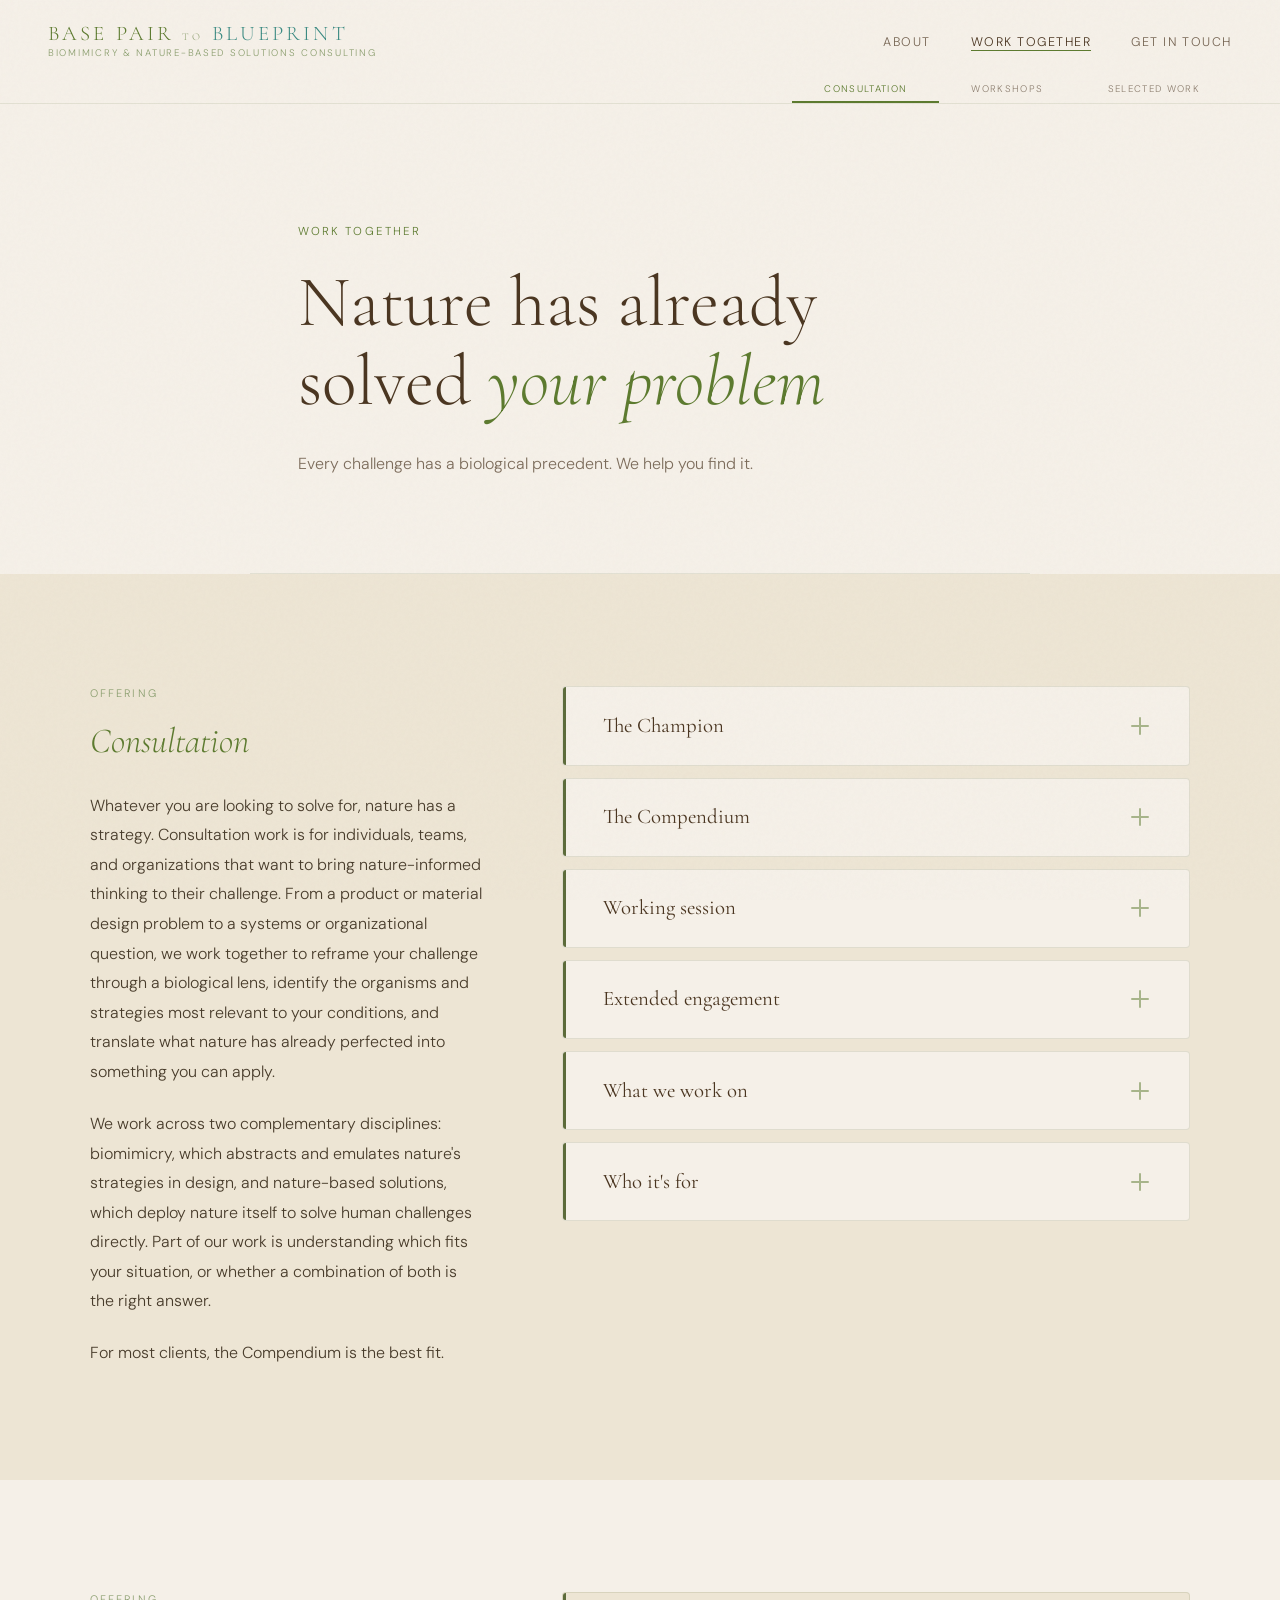
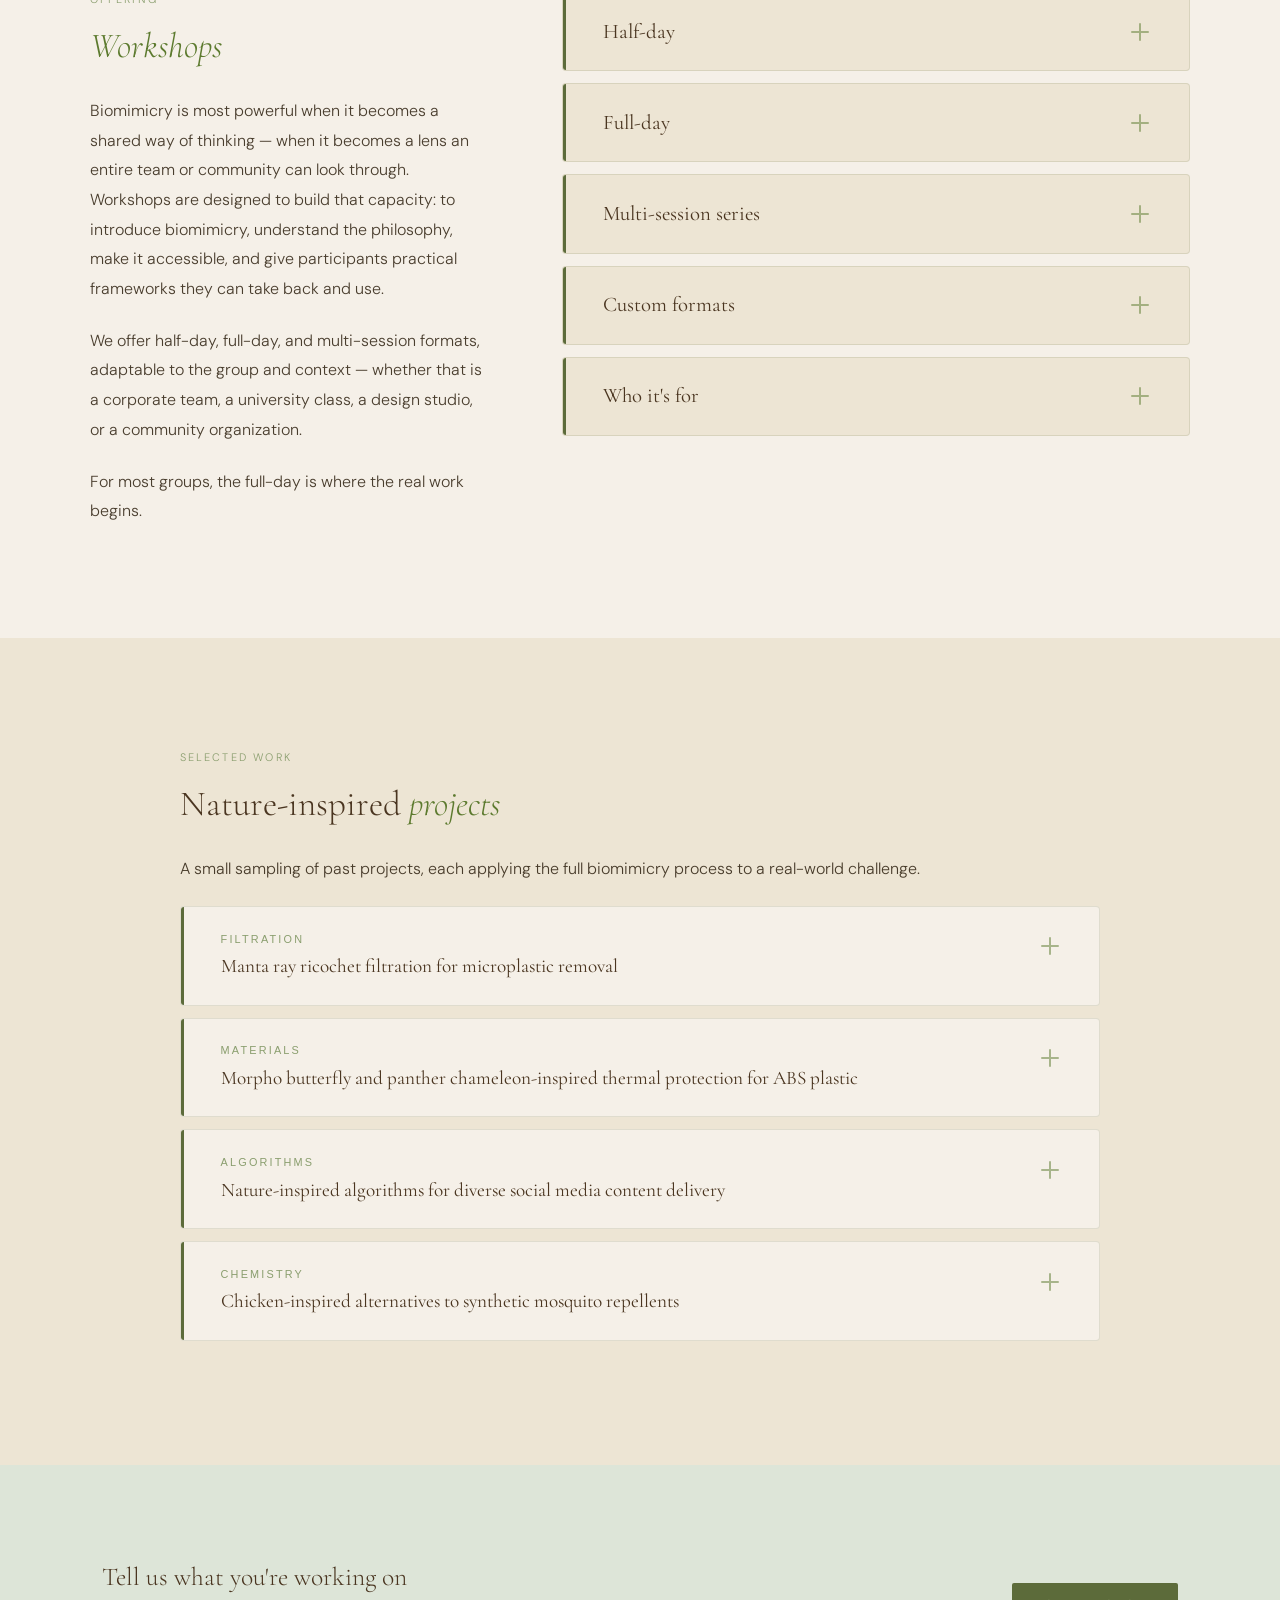
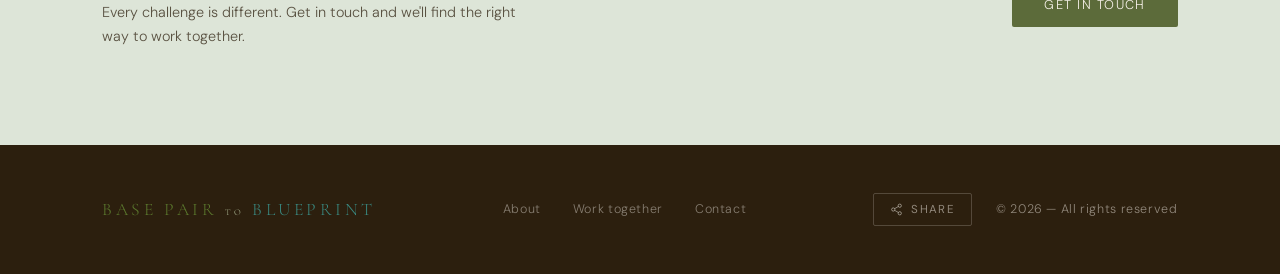
<file: work.html>
<!DOCTYPE html>
<html lang="en">
<head>
  <meta charset="UTF-8" />
  <meta name="viewport" content="width=device-width, initial-scale=1.0" />
  <title>Work Together — Biomimicry</title>

  <!-- Open Graph / Social sharing -->
  <meta property="og:type"        content="website" />
  <meta property="og:title"       content="Work Together — Base Pair to Blueprint" />
  <meta property="og:description" content="Nature has been solving complex problems for 3.8 billion years. We help you learn from the best." />
  <meta property="og:url"         content="https://basepairtoblueprint.com/work.html" />
  <meta property="og:site_name"   content="Base Pair to Blueprint" />  <!-- Large image second: LinkedIn, Slack, Facebook prefer the largest image when multiple are present -->
  <meta property="og:image"        content="https://basepairtoblueprint.com/OG_image.png" />
  <meta property="og:image:width"  content="1800" />
  <meta property="og:image:height" content="945" />

  <!-- Twitter / X Card — always renders large, so point directly to the large image -->
  <meta name="twitter:card"        content="summary_large_image" />
  <meta name="twitter:title"       content="Work Together — Base Pair to Blueprint" />
  <meta name="twitter:description" content="Nature has been solving complex problems for 3.8 billion years. We help you learn from the best." />
  <meta name="twitter:image"       content="https://basepairtoblueprint.com/OG_image.png" />
  <link href="https://fonts.googleapis.com/css2?family=Cormorant+Garamond:ital,wght@0,300;0,400;0,600;1,300;1,400&family=Libre+Baskerville:ital@0;1&family=DM+Sans:wght@300;400;500&display=swap" rel="stylesheet" />
  <link rel="stylesheet" href="global.css" />
  <style>
    /* ── WORK-SPECIFIC LAYOUT ── */
    .work-content { max-width: 100%; margin: 0; padding: 0; }

    .work-section { padding: 7rem clamp(1.5rem, 7vw, 7rem); }
    .work-section.parchment { background: var(--parchment); }
    .work-section.parchment .offering-block { background: var(--cream); }
    .work-section.parchment .accordion { background: var(--cream); }
    .work-section.cream { background: var(--cream); }
    .work-section.cream .offering-block { background: var(--parchment); }
    .work-section.cream .accordion { background: var(--parchment); }

    .work-section .inner {
      display: grid;
      grid-template-columns: 1fr 1.6fr;
      gap: 5rem;
      align-items: start;
    }

    .work-section.full-column { padding-left: 0; padding-right: 0; }
    .work-section.full-column .inner { display: block; max-width: 1100px; margin: 0 auto; padding: 0 clamp(1.5rem, 7vw, 7rem); }

    .work-section h2 {
      font-family: 'Cormorant Garamond', serif;
      font-size: clamp(1.6rem, 3vw, 2.2rem);
      font-weight: 300;
      line-height: 1.2;
      color: var(--bark);
      margin-bottom: 1.8rem;
    }
    .work-section h2 em { font-style: italic; color: var(--moss); }

    .work-section p {
      font-size: 1rem;
      line-height: 1.85;
      color: var(--soil);
      opacity: 0.85;
      margin-bottom: 1.4rem;
      max-width: 68ch;
    }
    .work-section p:last-child { margin-bottom: 0; }

    .offering-block {
      background: var(--parchment);
      border: 1px solid rgba(92,107,58,0.15);
      border-radius: 4px;
      padding: 2.5rem;
      margin-bottom: 1.5rem;
      position: relative;
      overflow: hidden;
    }
    .offering-block::before {
      content: '';
      position: absolute;
      top: 0; left: 0;
      width: 3px;
      height: 100%;
      background: #5c6b3a;
    }
    .offering-block h3 { font-family: 'Cormorant Garamond', serif; font-size: 1.5rem; font-weight: 400; color: var(--bark); margin-bottom: 1rem; }
    .offering-block p { font-size: 0.95rem; line-height: 1.8; color: var(--bark); opacity: 0.85; margin-bottom: 1rem; max-width: 64ch; }
    .offering-block p:last-child { margin-bottom: 0; }

    .offering-detail-list { list-style: none; margin-top: 1.2rem; display: flex; flex-direction: column; gap: 0.5rem; }
    .offering-detail-list li { font-size: 0.88rem; color: var(--bark); opacity: 0.8; display: flex; align-items: baseline; gap: 0.7rem; }
    .offering-detail-list li::before { content: '—'; color: var(--sage); flex-shrink: 0; }

    .project { border-top: 1px solid rgba(92,107,58,0.72); padding-top: 2rem; margin-top: 2rem; }
    .project:first-of-type { border-top: none; padding-top: 0; margin-top: 0; }
    .project-label { font-size: 0.68rem; letter-spacing: 0.2em; text-transform: uppercase; color: var(--sage); margin-bottom: 0.6rem; }
    .project h3 { font-family: 'Cormorant Garamond', serif; font-size: 1.25rem; font-weight: 400; color: var(--bark); margin-bottom: 1rem; line-height: 1.3; }
    .project p { font-size: 0.95rem; line-height: 1.8; color: var(--soil); opacity: 0.82; }

    hr.divider { border: none; border-top: 1px solid rgba(92,107,58,0.12); margin: 4rem 0; }

    .work-cta {
      background: var(--mist);
      padding: 6rem clamp(1.5rem, 8vw, 8rem);
      display: flex;
      align-items: center;
      justify-content: space-between;
      gap: 2rem;
      flex-wrap: wrap;
    }
    .work-cta h3 { font-family: 'Cormorant Garamond', serif; font-size: 1.6rem; font-weight: 300; color: var(--bark); margin-bottom: 0.5rem; }
    .work-cta p { font-size: 0.9rem; line-height: 1.7; color: var(--soil); opacity: 0.75; max-width: 42ch; }

    @media (max-width: 900px) {
      .work-section { padding: 4rem 1.5rem; }
      .work-section .inner { grid-template-columns: 1fr; gap: 2.5rem; }
      .work-section .inner-left { position: static; }
      .work-cta { flex-direction: column; padding: 4rem 1.5rem; }
    }
    /* Push hero down to clear both nav + subnav */
    .page-hero { padding-top: 14rem; }
    @media (max-width: 900px) {
      .page-hero { padding-top: 12rem; }
    }

    /* ── SUBNAV ── */
    #subnav {
      position: fixed;
      top: 72px;
      left: 0;
      right: 0;
      z-index: 201;
      background: rgba(245,240,232,0.95);
      backdrop-filter: blur(10px);
      border-bottom: 1px solid rgba(92,107,58,0.12);
      display: flex;
      justify-content: flex-end;
      padding-right: 3rem;
      transition: box-shadow 0.3s;
    }
    .subnav-link {
      font-family: 'DM Sans', sans-serif;
      font-size: 0.6rem;
      letter-spacing: 0.14em;
      text-transform: uppercase;
      color: var(--bark);
      text-decoration: none;
      opacity: 0.6;
      padding: 0.6rem 2rem 0.4rem;
      border-bottom: 2px solid transparent;
      transition: opacity 0.2s, border-color 0.2s, color 0.2s;
    }
    .subnav-link:hover { opacity: 1; }
    .subnav-link.active { opacity: 1; color: var(--moss); border-bottom-color: var(--moss); }
    /* Offset anchor scroll targets so fixed nav+subnav don't cover them */
    #consultation, #workshops, #selected-work {
      scroll-margin-top: 105px;
    }
    @media (max-width: 900px) {
      #consultation, #workshops, #selected-work {
        scroll-margin-top: 140px;
      }
    }

    /* ── ACCORDION ── */
    .accordion {
      border: 1px solid rgba(92,107,58,0.15);
      border-radius: 4px;
      margin-bottom: 0.75rem;
      position: relative;
      overflow: hidden;
      background: inherit;
    }
    .accordion::before {
      content: '';
      position: absolute;
      top: 0; left: 0;
      width: 3px;
      height: 100%;
      background: #5c6b3a;
    }
    .accordion-trigger {
      width: 100%;
      background: none;
      border: none;
      cursor: pointer;
      padding: 1.6rem 2.5rem 1.6rem 2.5rem;
      display: flex;
      align-items: center;
      justify-content: space-between;
      gap: 1rem;
      text-align: left;
    }
    .accordion-trigger h3 {
      font-family: 'Cormorant Garamond', serif;
      font-size: 1.3rem;
      font-weight: 400;
      color: var(--bark);
      margin: 0;
      line-height: 1.25;
    }
    .accordion-icon {
      flex-shrink: 0;
      width: 18px;
      height: 18px;
      position: relative;
      opacity: 0.5;
      transition: opacity 0.2s;
    }
    .accordion-icon::before,
    .accordion-icon::after {
      content: '';
      position: absolute;
      background: var(--moss);
      border-radius: 1px;
      transition: transform 0.3s ease, opacity 0.3s ease;
    }
    .accordion-icon::before { width: 2px; height: 100%; left: 50%; top: 0; transform: translateX(-50%); }
    .accordion-icon::after  { width: 100%; height: 2px; top: 50%; left: 0; transform: translateY(-50%); }
    .accordion.open .accordion-icon::before { transform: translateX(-50%) scaleY(0); opacity: 0; }
    .accordion.open .accordion-icon { opacity: 1; }
    .accordion-trigger:hover .accordion-icon { opacity: 0.85; }

    .accordion-body {
      display: grid;
      grid-template-rows: 0fr;
      transition: grid-template-rows 0.32s ease;
    }
    .accordion.open .accordion-body {
      grid-template-rows: 1fr;
    }
    .accordion-body-inner {
      overflow: hidden;
    }
    .accordion-body-inner > * {
      padding: 0 2.5rem 1.8rem 2.5rem;
    }
    .accordion-body p {
      font-size: 0.95rem;
      line-height: 1.8;
      color: var(--bark);
      opacity: 0.85;
      margin-bottom: 1rem;
      max-width: 64ch;
    }
    .accordion-body p:last-child { margin-bottom: 0; }
    .accordion-body .offering-detail-list {
      list-style: none;
      margin-top: 0.2rem;
      display: flex;
      flex-direction: column;
      gap: 0.5rem;
    }
    .accordion-body .offering-detail-list li {
      font-size: 0.88rem;
      color: var(--bark);
      opacity: 0.8;
      display: flex;
      align-items: baseline;
      gap: 0.7rem;
    }
    .accordion-body .offering-detail-list li::before { content: '—'; color: var(--sage); flex-shrink: 0; }

    .project-trigger { align-items: flex-start; }
    .project-trigger h3 { font-size: 1.2rem; font-weight: 400; font-family: 'Cormorant Garamond', serif; color: var(--bark); margin: 0; line-height: 1.3; }
    .project-trigger .accordion-icon { margin-top: 0.3rem; }
    .project-accordion p { color: var(--soil); opacity: 0.82; }

    @media (max-width: 900px) {
      #subnav {
        top: 110px;
        z-index: 201;
        justify-content: space-between;
        padding-left: 0;
        padding-right: 0;
      }
      .subnav-link {
        flex: 1;
        text-align: center;
        padding: 0.6rem 0 0.4rem;
        font-size: 0.65rem;
        letter-spacing: 0.1em;
        opacity: 0.75;
      }
    }
  </style>
</head>
<body>

  <!-- NAV -->
  <nav>
    <a href="index.html" class="nav-logo"><span><span style="color:#5c7a2e">Base Pair</span> <span style="font-size:0.5em;color:var(--sage)">to</span> <span style="color:#3a8a82">Blueprint</span></span><span class="nav-logo-sub">Biomimicry & Nature-Based Solutions Consulting</span></a>
    <ul class="nav-links">
      <li><a href="about.html">About</a></li>
      <li><a href="work.html" class="active">Work together</a></li>
      <li><a href="index.html#contact">Get in touch</a></li>
    </ul>
    <button class="nav-hamburger" id="nav-hamburger" aria-label="Toggle menu"><span></span><span></span><span></span></button>
  </nav>

  <!-- SUBHEADER NAV -->
  <div id="subnav">
    <a href="#consultation" class="subnav-link">Consultation</a>
    <a href="#workshops" class="subnav-link">Workshops</a>
    <a href="#selected-work" class="subnav-link">Selected Work</a>
  </div>
  <script>
    (function() {
      var links = document.querySelectorAll('.subnav-link');
      var sections = ['consultation', 'workshops', 'selected-work'];
      function onScroll() {
        var scrollY = window.scrollY + 140;
        var current = sections[0];
        sections.forEach(function(id) {
          var el = document.getElementById(id);
          if (el && el.offsetTop <= scrollY) current = id;
        });
        links.forEach(function(l) {
          l.classList.toggle('active', l.getAttribute('href') === '#' + current);
        });
      }
      window.addEventListener('scroll', onScroll, { passive: true });
      onScroll();
    })();
  </script>

  <!-- PAGE HERO -->
  <div class="page-hero">
    <div class="page-eyebrow">Work together</div>
    <h1>Nature has already<br>solved <em>your problem</em></h1>
    <p class="tagline">Every challenge has a biological precedent. We help you find it.</p>
  </div>

  <!-- CONTENT -->
  <div class="work-content">

    <!-- Consultation — parchment -->
    <div class="work-section parchment" id="consultation">
      <div class="inner">
        <div class="inner-left">
          <div class="section-label">Offering</div>
          <h2><em>Consultation</em></h2>
          <p>Whatever you are looking to solve for, nature has a strategy. Consultation work is for individuals, teams, and organizations that want to bring nature-informed thinking to their challenge. From a product or material design problem to a systems or organizational question, we work together to reframe your challenge through a biological lens, identify the organisms and strategies most relevant to your conditions, and translate what nature has already perfected into something you can apply.</p>
          <p>We work across two complementary disciplines: biomimicry, which abstracts and emulates nature's strategies in design, and nature-based solutions, which deploy nature itself to solve human challenges directly. Part of our work is understanding which fits your situation, or whether a combination of both is the right answer.</p>
          <p>For most clients, the Compendium is the best fit.</p>
        </div>
        <div class="inner-right">
          <div class="accordion">
            <button class="accordion-trigger" aria-expanded="false">
              <h3>The Champion</h3>
              <span class="accordion-icon" aria-hidden="true"></span>
            </button>
            <div class="accordion-body" role="region">
              <div class="accordion-body-inner">
                <div><p>We provide a focused look at one organism whose strategy we think best applies to your challenge. We explain what it does, why it works, and how it can be applied to your problem. A fraction of the Compendium but a great introduction into what biomimicry can offer.</p></div>
              </div>
            </div>
          </div>
          <div class="accordion">
            <button class="accordion-trigger" aria-expanded="false">
              <h3>The Compendium</h3>
              <span class="accordion-icon" aria-hidden="true"></span>
            </button>
            <div class="accordion-body" role="region">
              <div class="accordion-body-inner">
                <div><p>A full survey of nature's approaches to your challenge. Canvasing a range of organisms, honing in on champion species, and translating their strategies into clear abstracted principles and actionable solutions. A robust offer in-line with the Selected Work showcased below.</p></div>
              </div>
            </div>
          </div>
          <div class="accordion">
            <button class="accordion-trigger" aria-expanded="false">
              <h3>Working session</h3>
              <span class="accordion-icon" aria-hidden="true"></span>
            </button>
            <div class="accordion-body" role="region">
              <div class="accordion-body-inner">
                <div><p>A focused consulting call where we dig into your specific problem together. The outcome is organic but often includes a problem statement reframed through a biological lens, and a clear direction for where to look next.</p></div>
              </div>
            </div>
          </div>
          <div class="accordion">
            <button class="accordion-trigger" aria-expanded="false">
              <h3>Extended engagement</h3>
              <span class="accordion-icon" aria-hidden="true"></span>
            </button>
            <div class="accordion-body" role="region">
              <div class="accordion-body-inner">
                <div><p>A symbiotic relationship where we work alongside you over time. Whether that is on-site or on-call to provide a nature-informed perspective.</p></div>
              </div>
            </div>
          </div>
          <div class="accordion">
            <button class="accordion-trigger" aria-expanded="false">
              <h3>What we work on</h3>
              <span class="accordion-icon" aria-hidden="true"></span>
            </button>
            <div class="accordion-body" role="region">
              <div class="accordion-body-inner">
                <div>
                  <ul class="offering-detail-list">
                    <li>Product and material design informed by biological structures and processes</li>
                    <li>Systems design — organizational, urban, agricultural, technological</li>
                    <li>Sustainability strategy framed through nature's principles of efficiency and resilience</li>
                    <li>Algorithm and process design inspired by natural feedback and adaptation mechanisms</li>
                    <li>Early-stage research and feasibility — translating biological strategies into testable concepts</li>
                    <li>Nature-based solutions — identifying where natural systems can be deployed directly to address environmental, design, and organizational challenges</li>
                  </ul>
                </div>
              </div>
            </div>
          </div>
          <div class="accordion">
            <button class="accordion-trigger" aria-expanded="false">
              <h3>Who it's for</h3>
              <span class="accordion-icon" aria-hidden="true"></span>
            </button>
            <div class="accordion-body" role="region">
              <div class="accordion-body-inner">
                <div>
                  <ul class="offering-detail-list">
                    <li>Designers, architects, and engineers looking for a new source of solutions</li>
                    <li>Entrepreneurs and product teams at the problem-definition stage</li>
                    <li>Organizations developing sustainability frameworks or circular economy strategies</li>
                    <li>Researchers wanting to translate biological insight into applied design</li>
                  </ul>
                </div>
              </div>
            </div>
          </div>
        </div>
      </div>
    </div>

    <!-- Workshops — cream -->
    <div class="work-section cream" id="workshops">
      <div class="inner">
        <div class="inner-left">
          <div class="section-label">Offering</div>
          <h2><em>Workshops</em></h2>
          <p>Biomimicry is most powerful when it becomes a shared way of thinking — when it becomes a lens an entire team or community can look through. Workshops are designed to build that capacity: to introduce biomimicry, understand the philosophy, make it accessible, and give participants practical frameworks they can take back and use.</p>
          <p>We offer half-day, full-day, and multi-session formats, adaptable to the group and context — whether that is a corporate team, a university class, a design studio, or a community organization.</p>
          <p>For most groups, the full-day is where the real work begins.</p>
        </div>
        <div class="inner-right">
          <div class="accordion">
            <button class="accordion-trigger" aria-expanded="false">
              <h3>Half-day</h3>
              <span class="accordion-icon" aria-hidden="true"></span>
            </button>
            <div class="accordion-body" role="region">
              <div class="accordion-body-inner">
                <div><p>An introduction to biomimicry principles and the step-by-step process, with real-world examples showing how each step works in practice.</p></div>
              </div>
            </div>
          </div>
          <div class="accordion">
            <button class="accordion-trigger" aria-expanded="false">
              <h3>Full-day</h3>
              <span class="accordion-icon" aria-hidden="true"></span>
            </button>
            <div class="accordion-body" role="region">
              <div class="accordion-body-inner">
                <div><p>Extended problem-framing, biological research, and concept translation. We can work through a real challenge your team or organization is facing, from first principles to nature-informed solutions.</p></div>
              </div>
            </div>
          </div>
          <div class="accordion">
            <button class="accordion-trigger" aria-expanded="false">
              <h3>Multi-session series</h3>
              <span class="accordion-icon" aria-hidden="true"></span>
            </button>
            <div class="accordion-body" role="region">
              <div class="accordion-body-inner">
                <div><p>Sustained biomimicry integration for teams or educational programs, building the capacity to apply the process independently over time.</p></div>
              </div>
            </div>
          </div>
          <div class="accordion">
            <button class="accordion-trigger" aria-expanded="false">
              <h3>Custom formats</h3>
              <span class="accordion-icon" aria-hidden="true"></span>
            </button>
            <div class="accordion-body" role="region">
              <div class="accordion-body-inner">
                <div><p>Tailored sessions for schools, universities, accelerators, and conferences.</p></div>
              </div>
            </div>
          </div>
          <div class="accordion">
            <button class="accordion-trigger" aria-expanded="false">
              <h3>Who it's for</h3>
              <span class="accordion-icon" aria-hidden="true"></span>
            </button>
            <div class="accordion-body" role="region">
              <div class="accordion-body-inner">
                <div>
                  <ul class="offering-detail-list">
                    <li>Corporate teams seeking new approaches to innovation or sustainability</li>
                    <li>Schools and universities integrating nature-based thinking into curricula</li>
                    <li>Design studios and creative agencies wanting to expand their methodology</li>
                    <li>Communities and non-profits working on local environmental or design challenges</li>
                  </ul>
                </div>
              </div>
            </div>
          </div>
        </div>
      </div>
    </div>

    <!-- Selected Work — parchment -->
    <div class="work-section parchment full-column" id="selected-work">
      <div class="inner">
        <div class="section-label">Selected work</div>
        <h2>Nature-inspired <em>projects</em></h2>
        <p>A small sampling of past projects, each applying the full biomimicry process to a real-world challenge.</p>

        <div class="accordion project-accordion">
          <button class="accordion-trigger project-trigger" aria-expanded="false">
            <div>
              <div class="project-label">Filtration</div>
              <h3>Manta ray ricochet filtration for microplastic removal</h3>
            </div>
            <span class="accordion-icon" aria-hidden="true"></span>
          </button>
          <div class="accordion-body" role="region">
            <div class="accordion-body-inner">
              <div><p>Synthetic clothing is one of the primary sources of microplastic pollution, shedding fibers with every wash cycle that pass straight through conventional filters. Manta rays solve an analogous problem elegantly: their cephalic fins use a ricochet filtration mechanism that separates particles from water without clogging. This project translated that mechanism into a filtration system for pipes, designed to capture microplastics at source before they enter waterways.</p></div>
            </div>
          </div>
        </div>

        <div class="accordion project-accordion">
          <button class="accordion-trigger project-trigger" aria-expanded="false">
            <div>
              <div class="project-label">Materials</div>
              <h3>Morpho butterfly and panther chameleon-inspired thermal protection for ABS plastic</h3>
            </div>
            <span class="accordion-icon" aria-hidden="true"></span>
          </button>
          <div class="accordion-body" role="region">
            <div class="accordion-body-inner">
              <div><p>ABS plastic degrades under thermal load. A significant problem for outdoor applications where heat accelerates degradation and raises safety concerns. The morpho butterfly and the panther chameleon both manage color and heat through structural means. The morpho through nanoscale iridescent structures that reflect rather than absorb light, and the chameleon through iridophore crystal layers that actively reflect infrared radiation. This project explored how nanolithography could replicate the morpho's nanostructure on the surface of ABS, while a secondary layer of iridophore-inspired crystals mixed into the plastic itself provides redundancy and resilience - ensuring infrared reflection even as the surface weathers over time. Together, the two strategies could reduce infrared thermal load by up to 50%, making surfaces cooler, safer, and significantly longer-lasting.</p></div>
            </div>
          </div>
        </div>

        <div class="accordion project-accordion">
          <button class="accordion-trigger project-trigger" aria-expanded="false">
            <div>
              <div class="project-label">Algorithms</div>
              <h3>Nature-inspired algorithms for diverse social media content delivery</h3>
            </div>
            <span class="accordion-icon" aria-hidden="true"></span>
          </button>
          <div class="accordion-body" role="region">
            <div class="accordion-body-inner">
              <div><p>Social media recommendation algorithms optimize for engagement, which in practice means reinforcing existing preferences and accelerating the formation of echo chambers. Nature does the opposite: ecosystems maintain health through diversity, balance, and feedback loops that prevent any single element from dominating. This project explored which organisms and natural processes — from light gaps in forests to the immune system in bats — could inform the design of content algorithms that actively support diverse viewpoints and reduce the polarizing effects of conventional recommendation systems.</p></div>
            </div>
          </div>
        </div>

        <div class="accordion project-accordion">
          <button class="accordion-trigger project-trigger" aria-expanded="false">
            <div>
              <div class="project-label">Chemistry</div>
              <h3>Chicken-inspired alternatives to synthetic mosquito repellents</h3>
            </div>
            <span class="accordion-icon" aria-hidden="true"></span>
          </button>
          <div class="accordion-body" role="region">
            <div class="accordion-body-inner">
              <div><p>Mosquitoes are responsible for up to one million deaths annually, yet the synthetic compounds used to deter them - DEET chief among them, carry their own risks to human health and the environment. This project asked a different question: how does nature already solve for chemical deterrence, and what can those strategies teach us about designing something safer? One of the champion organisms that emerged was the humble chicken. The volatile compounds emitted by chickens actively repel the malaria-carrying mosquito <em>Anopheles arabiensis</em> by disrupting its ability to identify a suitable host through competitive binding of odorant-specific proteins. The strategy points toward a class of nature-derived repellents that leave no toxic residue and pose no risk to non-target organisms.</p></div>
            </div>
          </div>
        </div>
      </div>
    </div>

    <!-- CTA — mist -->
    <div class="work-cta">
      <div>
        <h3>Tell us what you're working on</h3>
        <p>Every challenge is different. Get in touch and we'll find the right way to work together.</p>
      </div>
      <a href="index.html#contact" class="btn-primary">Get in touch</a>
    </div>

  </div>

  <!-- FOOTER -->
  <footer>
    <a href="index.html" class="footer-logo"><span style="color:#5c7a2e">Base Pair</span> <span style="font-size:0.5em">to</span> <span style="color:#3a8a82">Blueprint</span></a>
    <ul class="footer-links">
      <li><a href="about.html">About</a></li>
      <li><a href="work.html">Work together</a></li>
      <li><a href="index.html#contact">Contact</a></li>
    </ul>
    <div style="display:flex;align-items:center;gap:1.5rem;">
      <button id="share-btn" aria-label="Share this site" style="background:none;border:1px solid rgba(245,240,232,0.2);border-radius:2px;color:rgba(245,240,232,0.5);cursor:pointer;display:flex;align-items:center;gap:0.5rem;font-family:'DM Sans',sans-serif;font-size:0.72rem;letter-spacing:0.12em;text-transform:uppercase;padding:0.5rem 1rem;transition:border-color 0.2s,color 0.2s;">
        <svg width="13" height="13" viewBox="0 0 24 24" fill="none" stroke="currentColor" stroke-width="1.8"><circle cx="18" cy="5" r="3"/><circle cx="6" cy="12" r="3"/><circle cx="18" cy="19" r="3"/><line x1="8.59" y1="13.51" x2="15.42" y2="17.49"/><line x1="15.41" y1="6.51" x2="8.59" y2="10.49"/></svg>
        <span id="share-btn-label">Share</span>
      </button>
      <div>© 2026 — All rights reserved</div>
    </div>
  </footer>
  <script>
    (function() {
      var btn = document.getElementById('share-btn');
      var label = document.getElementById('share-btn-label');
      btn.addEventListener('click', async function() {
        var shareData = {
          title: 'Work Together — Base Pair to Blueprint',
          text: 'Nature has been solving complex problems for 3.8 billion years. We help you learn from the best.',
          url: 'https://basepairtoblueprint.com/work.html'
        };
        if (navigator.share) {
          try { await navigator.share(shareData); } catch(_) {}
        } else {
          try {
            await navigator.clipboard.writeText(shareData.url);
            label.textContent = 'Copied!';
            btn.style.color = '#8a9e6e';
            btn.style.borderColor = '#8a9e6e';
            setTimeout(function() {
              label.textContent = 'Share';
              btn.style.color = '';
              btn.style.borderColor = '';
            }, 2000);
          } catch(_) {}
        }
      });
    })();
  </script>

  <!-- CONTACT MODAL -->
  <div id="contact-modal" style="display:none;position:fixed;inset:0;z-index:500;align-items:center;justify-content:center;padding:1.5rem;">
    <div id="modal-backdrop" style="position:absolute;inset:0;background:rgba(44,31,14,0.55);backdrop-filter:blur(4px);"></div>
    <div style="position:relative;background:var(--cream);border-radius:3px;padding:3rem;width:100%;max-width:560px;max-height:90vh;overflow-y:auto;box-shadow:0 30px 80px rgba(44,31,14,0.2);">
      <button id="modal-close" style="position:absolute;top:1.2rem;right:1.2rem;background:none;border:none;cursor:pointer;color:var(--sage);font-size:1.4rem;line-height:1;padding:0.2rem 0.5rem;transition:color 0.2s;" aria-label="Close">&#x2715;</button>
      <div id="modal-form-view">
        <div style="font-size:0.68rem;letter-spacing:0.2em;text-transform:uppercase;color:var(--sage);margin-bottom:0.8rem;">Get in touch</div>
        <h2 style="font-family:'Cormorant Garamond',serif;font-size:1.8rem;font-weight:300;color:var(--bark);margin-bottom:1.8rem;line-height:1.2;">Ready to learn <em style="color:var(--moss)">from nature?</em></h2>
        <form id="contact-form" class="form">
          <div class="form-row">
            <div class="field"><label for="modal-first">First name</label><input id="modal-first" type="text" placeholder="Alexander" required /></div>
            <div class="field"><label for="modal-last">Last name</label><input id="modal-last" type="text" placeholder="Humboldt" required /></div>
          </div>
          <div class="field"><label for="modal-email">Email</label><input id="modal-email" type="email" placeholder="alexander@example.com" required /></div>
          <div class="field"><label for="modal-interest">I'm interested in</label>
            <select id="modal-interest"><option value="">Select an option…</option><option>Consultation</option><option>Workshop</option><option>Just learning more</option><option>Something else</option></select>
          </div>
          <div class="field"><label for="modal-message">Tell me more</label><textarea id="modal-message" placeholder="Share a bit about what you're working on, your background, or what draws you to biomimicry…"></textarea></div>
          <div id="modal-error-msg" style="display:none;color:#8b4a2f;font-size:0.85rem;padding:0.75rem 1rem;background:rgba(139,74,47,0.08);border:1px solid rgba(139,74,47,0.2);border-radius:2px;margin-bottom:0.5rem;"></div><button type="submit" class="form-submit">Send message</button>
        </form>
      </div>
      <div id="modal-thankyou-view" style="display:none;text-align:center;padding:2rem 0;">
        <div style="font-size:2rem;margin-bottom:1.2rem;">🌿</div>
        <div style="font-size:0.68rem;letter-spacing:0.2em;text-transform:uppercase;color:var(--sage);margin-bottom:0.8rem;">Message received</div>
        <h2 style="font-family:'Cormorant Garamond',serif;font-size:1.8rem;font-weight:300;color:var(--bark);margin-bottom:1rem;line-height:1.2;">Thank you for <em style="color:var(--moss)">reaching out</em></h2>
        <p style="font-size:0.95rem;line-height:1.7;color:var(--soil);opacity:0.75;max-width:36ch;margin:0 auto 2rem;">We'll be in touch soon. In the meantime, nature is doing something remarkable right outside your window.</p>
        <button onclick="document.getElementById('contact-modal').style.display='none';document.body.style.overflow='';" class="form-submit">Close</button>
      </div>
    </div>
  </div>

  <script src="modal.js"></script>
  <script>
    (function() {
      document.querySelectorAll('.accordion-trigger').forEach(function(btn) {
        btn.addEventListener('click', function() {
          var accordion = btn.closest('.accordion');
          var isOpen = accordion.classList.contains('open');
          var isProject = accordion.classList.contains('project-accordion');
          if (!isProject) {
            // Close siblings in same section
            var section = accordion.closest('.work-section');
            section.querySelectorAll('.accordion').forEach(function(a) {
              a.classList.remove('open');
              a.querySelector('.accordion-trigger').setAttribute('aria-expanded', 'false');
            });
          }
          // Toggle clicked one
          if (!isOpen) {
            accordion.classList.add('open');
            btn.setAttribute('aria-expanded', 'true');
          } else if (isProject) {
            accordion.classList.remove('open');
            btn.setAttribute('aria-expanded', 'false');
          }
        });
      });
    })();
  </script>

  <script>
    (function() {
      var btn = document.getElementById('nav-hamburger');
      var links = document.querySelector('.nav-links');
      btn.addEventListener('click', function() {
        btn.classList.toggle('open');
        links.classList.toggle('open');
        document.body.style.overflow = links.classList.contains('open') ? 'hidden' : '';
      });
      links.querySelectorAll('a').forEach(function(a) {
        a.addEventListener('click', function() {
          btn.classList.remove('open');
          links.classList.remove('open');
          document.body.style.overflow = '';
        });
      });
    })();
  </script>
</body>
</html>
</file>
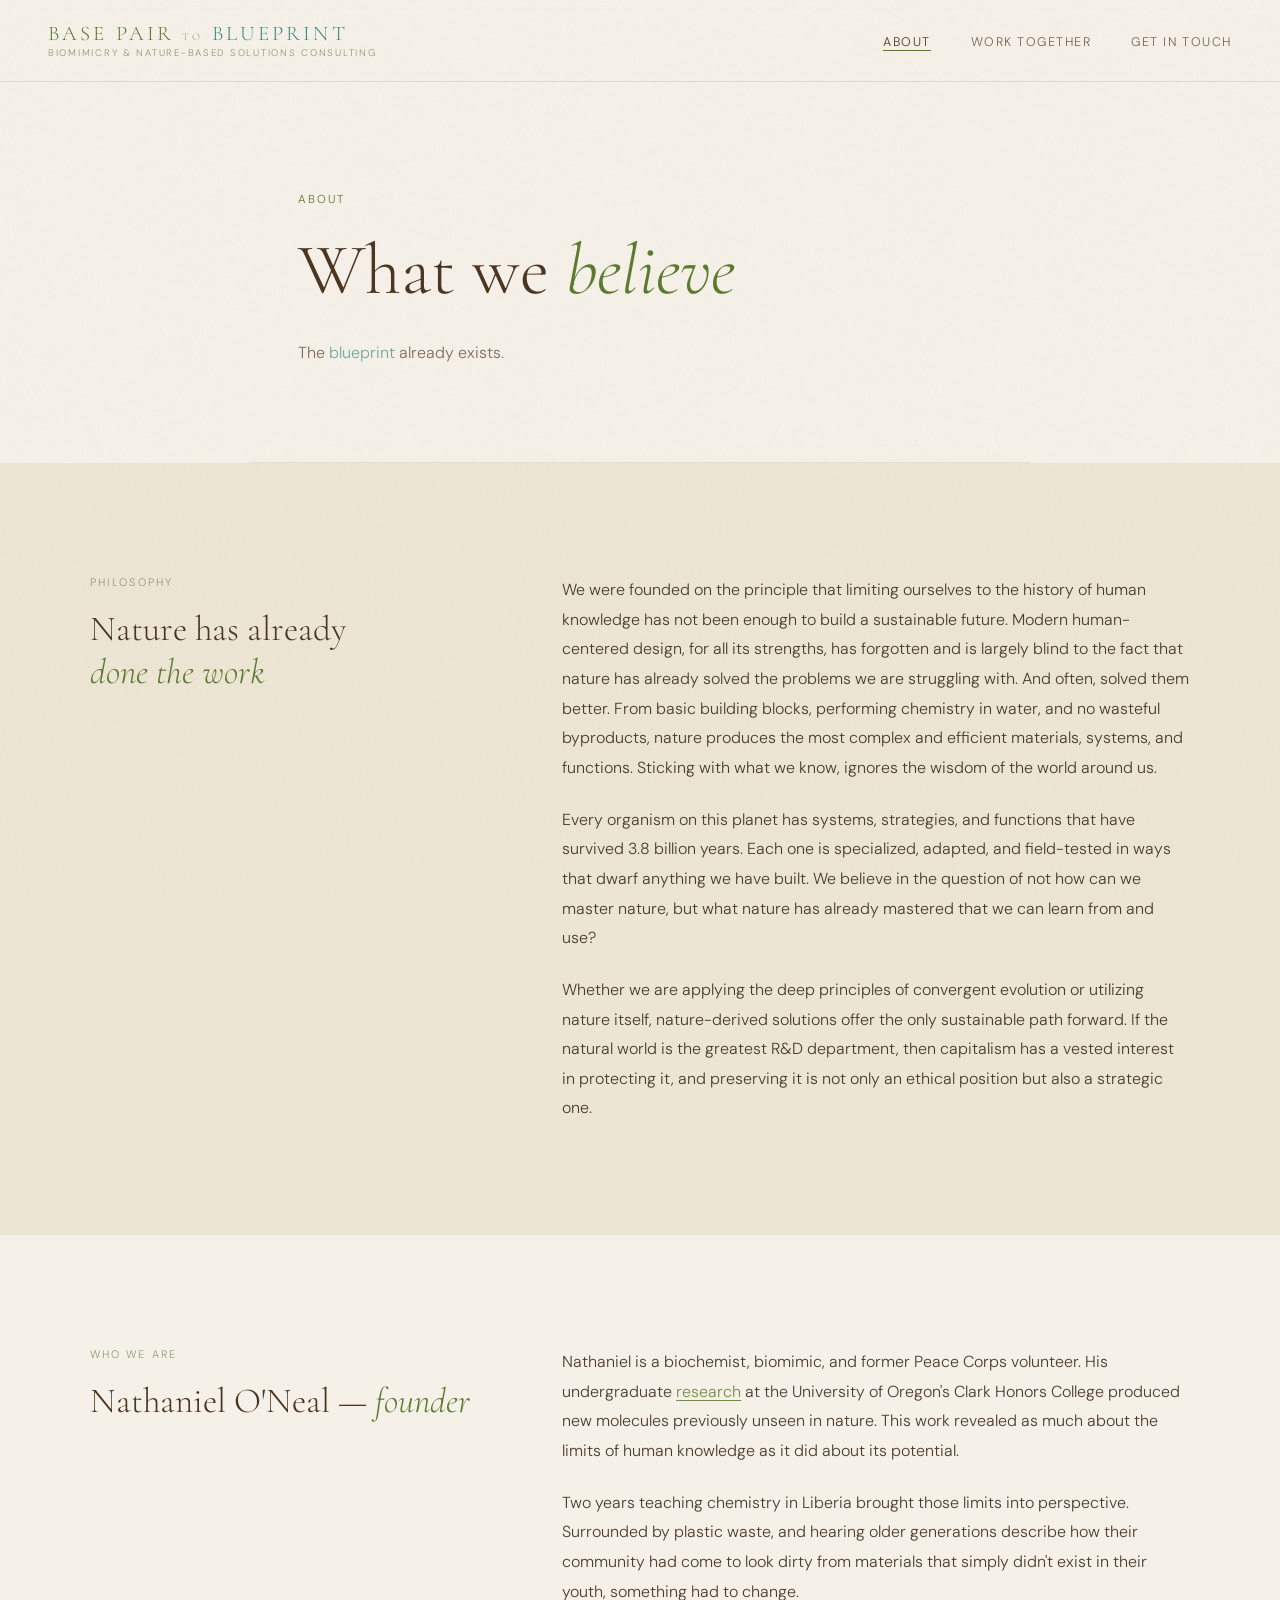
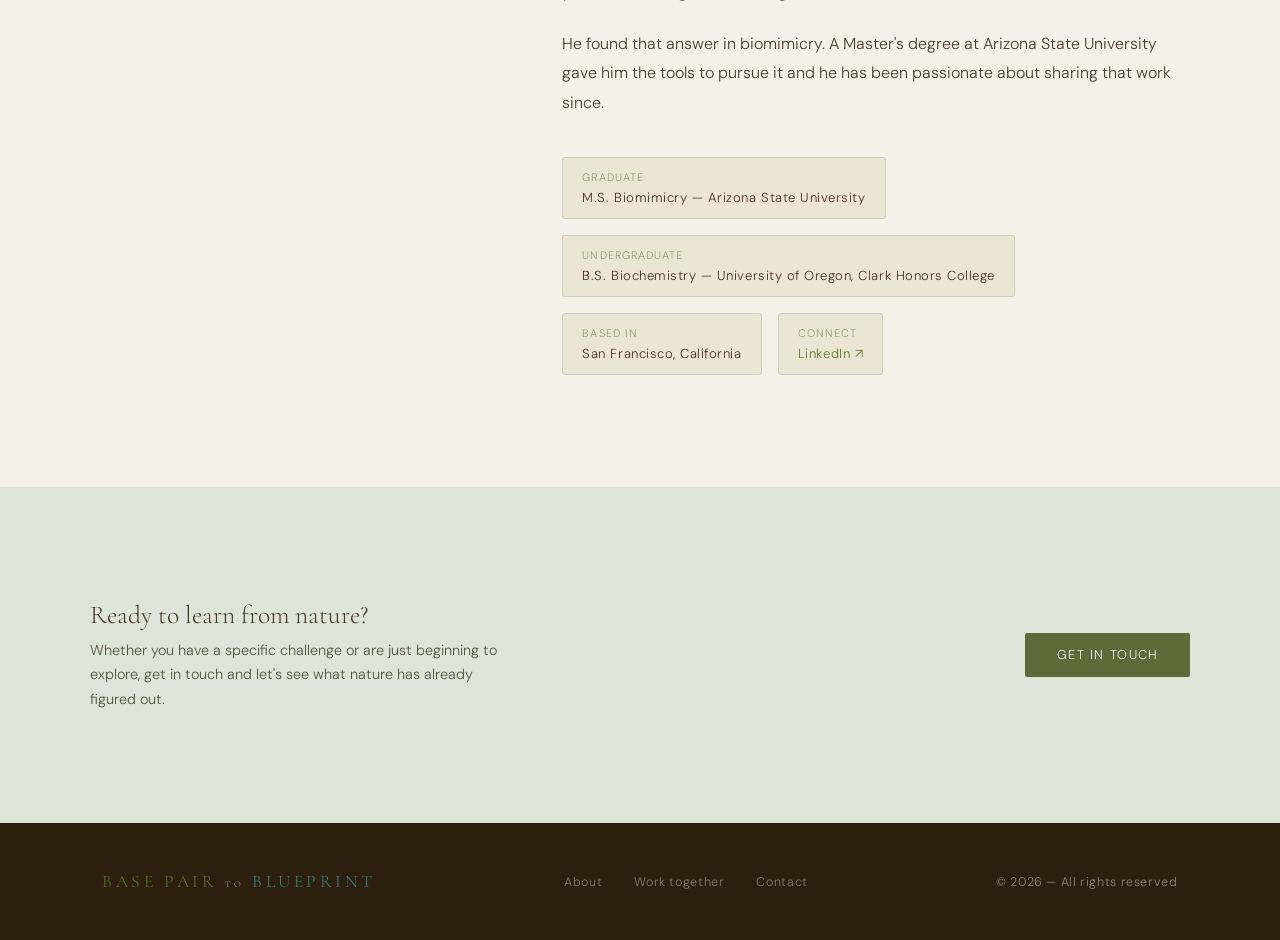
<file: BPtB Git Repository/about.html>
<!DOCTYPE html>
<html lang="en">
<head>
  <meta charset="UTF-8" />
  <meta name="viewport" content="width=device-width, initial-scale=1.0" />
  <title>About — Biomimicry</title>
  <link href="https://fonts.googleapis.com/css2?family=Cormorant+Garamond:ital,wght@0,300;0,400;0,600;1,300;1,400&family=Libre+Baskerville:ital@0;1&family=DM+Sans:wght@300;400;500&display=swap" rel="stylesheet" />
  <link rel="stylesheet" href="global.css" />
  <style>
    /* ── ABOUT-SPECIFIC LAYOUT ── */
    .about-content { max-width: 100%; margin: 0; padding: 0; }

    .about-section { padding: 7rem clamp(1.5rem, 7vw, 7rem); }
    .about-section.parchment { background: var(--parchment); }

    .about-section .inner {
      display: grid;
      grid-template-columns: 1fr 1.6fr;
      gap: 5rem;
      align-items: start;
    }

    .about-section h2 {
      font-family: 'Cormorant Garamond', serif;
      font-size: clamp(1.6rem, 3vw, 2.2rem);
      font-weight: 300;
      line-height: 1.2;
      color: var(--bark);
      margin-bottom: 1.8rem;
    }
    .about-section h2 em { font-style: italic; color: var(--moss); }

    .about-section p {
      font-size: 1rem;
      line-height: 1.85;
      color: var(--soil);
      opacity: 0.85;
      margin-bottom: 1.4rem;
      max-width: 68ch;
    }
    .about-section p:last-child { margin-bottom: 0; }

    .pull-quote {
      border-left: 2px solid var(--sage);
      padding: 1.2rem 0 1.2rem 2rem;
      margin: 2.5rem 0;
    }
    .pull-quote p {
      font-family: 'Cormorant Garamond', serif;
      font-size: 1.45rem;
      font-style: italic;
      line-height: 1.5;
      color: var(--bark);
      opacity: 1 !important;
    }

    .credentials { display: flex; flex-wrap: wrap; gap: 1rem; margin-top: 2.5rem; }
    .credential {
      background: var(--parchment);
      border: 1px solid rgba(92,107,58,0.18);
      border-radius: 3px;
      padding: 0.75rem 1.2rem;
      font-size: 0.82rem;
      letter-spacing: 0.04em;
      color: var(--bark);
    }
    .credential span {
      display: block;
      font-size: 0.68rem;
      letter-spacing: 0.1em;
      text-transform: uppercase;
      color: var(--sage);
      margin-bottom: 0.3rem;
    }

    .project { border-top: 1px solid rgba(92,107,58,0.12); padding-top: 2rem; margin-top: 2rem; }
    .project:first-of-type { border-top: none; padding-top: 0; margin-top: 0; }
    .project-label { font-size: 0.68rem; letter-spacing: 0.2em; text-transform: uppercase; color: var(--sage); margin-bottom: 0.6rem; }
    .project h3 { font-family: 'Cormorant Garamond', serif; font-size: 1.25rem; font-weight: 400; color: var(--bark); margin-bottom: 1rem; line-height: 1.3; }

    hr.divider { border: none; border-top: 1px solid rgba(92,107,58,0.12); margin: 4rem 0; }

    .about-cta {
      background: var(--mist);
      padding: 7rem clamp(1.5rem, 7vw, 7rem);
      display: flex;
      align-items: center;
      justify-content: space-between;
      gap: 2rem;
      flex-wrap: wrap;
    }
    .about-cta h3 { font-family: 'Cormorant Garamond', serif; font-size: 1.6rem; font-weight: 300; color: var(--bark); margin-bottom: 0.5rem; }
    .about-cta p { font-size: 0.9rem; line-height: 1.7; color: var(--soil); opacity: 0.75; max-width: 42ch; }

    @media (max-width: 900px) {
      .about-section { padding: 4rem 1.5rem; }
      .about-section .inner { grid-template-columns: 1fr; gap: 2.5rem; }
      .about-cta { flex-direction: column; padding: 4rem 1.5rem; }
    }
  </style>
</head>
<body>

  <!-- NAV -->
  <nav>
    <a href="biomimicry.html" class="nav-logo"><span><span style="color:#5c7a2e">Base Pair</span> <span style="font-size:0.5em;color:var(--sage)">to</span> <span style="color:#3a8a82">Blueprint</span></span><span class="nav-logo-sub">Biomimicry & Nature-Based Solutions Consulting</span></a>
    <ul class="nav-links">
      <li><a href="about.html" class="active">About</a></li>
      <li><a href="work.html">Work together</a></li>
      <li><a href="biomimicry.html#contact">Get in touch</a></li>
    </ul>
  </nav>

  <!-- PAGE HERO -->
  <div class="page-hero">
    <div class="page-eyebrow">About</div>
    <h1>What we <em>believe</em></h1>
    <p class="tagline">The <span style="color:#3a8a82">blueprint</span> already exists.</p>
  </div>

  <!-- CONTENT -->
  <div class="about-content">

    <!-- Philosophy — parchment -->
    <div class="about-section parchment">
      <div class="inner">
        <div class="inner-left">
          <div class="section-label">Philosophy</div>
          <h2>Nature has already<br><em>done the work</em></h2>
        </div>
        <div class="inner-right">
          <p>We were founded on the principle that limiting ourselves to the history of human knowledge has not been enough to build a sustainable future. Modern human-centered design, for all its strengths, has forgotten and is largely blind to the fact that nature has already solved the problems we are struggling with. And often, solved them better. From basic building blocks, performing chemistry in water, and no wasteful byproducts, nature produces the most complex and efficient materials, systems, and functions. Sticking with what we know, ignores the wisdom of the world around us.</p>
          <p>Every organism on this planet has systems, strategies, and functions that have survived 3.8 billion years. Each one is specialized, adapted, and field-tested in ways that dwarf anything we have built. We believe in the question of not how can we master nature, but what nature has already mastered that we can learn from and use?</p>
          <p>Whether we are applying the deep principles of convergent evolution or utilizing nature itself, nature-derived solutions offer the only sustainable path forward. If the natural world is the greatest R&D department, then capitalism has a vested interest in protecting it, and preserving it is not only an ethical position but also a strategic one.</p>
        </div>
      </div>
    </div>

    <!-- Who we are — cream -->
    <div class="about-section">
      <div class="inner">
        <div class="inner-left">
          <div class="section-label">Who we are</div>
          <h2>Nathaniel O'Neal — <em>founder</em></h2>
        </div>
        <div class="inner-right">
          <p>Nathaniel is a biochemist, biomimic, and former Peace Corps volunteer. His undergraduate <a href="https://pubs.acs.org/doi/abs/10.1021/acs.joc.6b00340" target="_blank" rel="noopener noreferrer" style="color: var(--moss); text-decoration: underline; text-underline-offset: 3px; transition: color 0.2s;">research</a> at the University of Oregon's Clark Honors College produced new molecules previously unseen in nature. This work revealed as much about the limits of human knowledge as it did about its potential.</p>
          <p>Two years teaching chemistry in Liberia brought those limits into perspective. Surrounded by plastic waste, and hearing older generations describe how their community had come to look dirty from materials that simply didn't exist in their youth, something had to change.</p>
          <p>He found that answer in biomimicry. A Master's degree at Arizona State University gave him the tools to pursue it and he has been passionate about sharing that work since.</p>

          <div class="credentials">
            <div class="credential">
              <span>Graduate</span>
              M.S. Biomimicry — Arizona State University
            </div>
            <div class="credential">
              <span>Undergraduate</span>
              B.S. Biochemistry — University of Oregon, Clark Honors College
            </div>
            <div class="credential">
              <span>Based in</span>
              San Francisco, California
            </div>
            <div class="credential">
              <span>Connect</span>
              <a href="https://www.linkedin.com/in/nathaniel-o-neal-8799751b5/" target="_blank" rel="noopener noreferrer" style="color: var(--moss); text-decoration: none; transition: color 0.2s;">LinkedIn ↗</a>
            </div>
          </div>
        </div>
      </div>
    </div>

    <!-- CTA — mist -->
    <div class="about-cta">
      <div>
        <h3>Ready to learn from nature?</h3>
        <p>Whether you have a specific challenge or are just beginning to explore, get in touch and let's see what nature has already figured out.</p>
      </div>
      <a href="biomimicry.html#contact" class="btn-primary">Get in touch</a>
    </div>

  </div>

  <!-- FOOTER -->
  <footer>
    <a href="biomimicry.html" class="footer-logo"><span style="color:#5c7a2e">Base Pair</span> <span style="font-size:0.5em">to</span> <span style="color:#3a8a82">Blueprint</span></a>
    <ul class="footer-links">
      <li><a href="about.html">About</a></li>
      <li><a href="work.html">Work together</a></li>
      <li><a href="biomimicry.html#contact">Contact</a></li>
    </ul>
    <div>© 2026 — All rights reserved</div>
  </footer>

  <!-- CONTACT MODAL — shared HTML, powered by modal.js -->
  <div id="contact-modal" style="display:none;position:fixed;inset:0;z-index:500;align-items:center;justify-content:center;padding:1.5rem;">
    <div id="modal-backdrop" style="position:absolute;inset:0;background:rgba(44,31,14,0.55);backdrop-filter:blur(4px);"></div>
    <div style="position:relative;background:var(--cream);border-radius:3px;padding:3rem;width:100%;max-width:560px;max-height:90vh;overflow-y:auto;box-shadow:0 30px 80px rgba(44,31,14,0.2);">
      <button id="modal-close" style="position:absolute;top:1.2rem;right:1.2rem;background:none;border:none;cursor:pointer;color:var(--sage);font-size:1.4rem;line-height:1;padding:0.2rem 0.5rem;transition:color 0.2s;" aria-label="Close">&#x2715;</button>
      <div id="modal-form-view">
        <div style="font-size:0.68rem;letter-spacing:0.2em;text-transform:uppercase;color:var(--sage);margin-bottom:0.8rem;">Get in touch</div>
        <h2 style="font-family:'Cormorant Garamond',serif;font-size:1.8rem;font-weight:300;color:var(--bark);margin-bottom:1.8rem;line-height:1.2;">Ready to learn <em style="color:var(--moss)">from nature?</em></h2>
        <form id="contact-form" class="form">
          <div class="form-row">
            <div class="field"><label for="modal-first">First name</label><input id="modal-first" type="text" placeholder="Alexander" required /></div>
            <div class="field"><label for="modal-last">Last name</label><input id="modal-last" type="text" placeholder="Humboldt" required /></div>
          </div>
          <div class="field"><label for="modal-email">Email</label><input id="modal-email" type="email" placeholder="alexander@example.com" required /></div>
          <div class="field"><label for="modal-interest">I'm interested in</label>
            <select id="modal-interest"><option value="">Select an option…</option><option>Consultation</option><option>Workshop</option><option>Just learning more</option><option>Something else</option></select>
          </div>
          <div class="field"><label for="modal-message">Tell me more</label><textarea id="modal-message" placeholder="Share a bit about what you're working on, your background, or what draws you to biomimicry…"></textarea></div>
          <button type="submit" class="form-submit">Send message</button>
        </form>
      </div>
      <div id="modal-thankyou-view" style="display:none;text-align:center;padding:2rem 0;">
        <div style="font-size:2rem;margin-bottom:1.2rem;">🌿</div>
        <div style="font-size:0.68rem;letter-spacing:0.2em;text-transform:uppercase;color:var(--sage);margin-bottom:0.8rem;">Message received</div>
        <h2 style="font-family:'Cormorant Garamond',serif;font-size:1.8rem;font-weight:300;color:var(--bark);margin-bottom:1rem;line-height:1.2;">Thank you for <em style="color:var(--moss)">reaching out</em></h2>
        <p style="font-size:0.95rem;line-height:1.7;color:var(--soil);opacity:0.75;max-width:36ch;margin:0 auto 2rem;">We'll be in touch soon. In the meantime, nature is doing something remarkable right outside your window.</p>
        <button onclick="document.getElementById('contact-modal').style.display='none';document.body.style.overflow='';" class="form-submit">Close</button>
      </div>
    </div>
  </div>

  <script src="modal.js"></script>

</body>
</html>
</file>
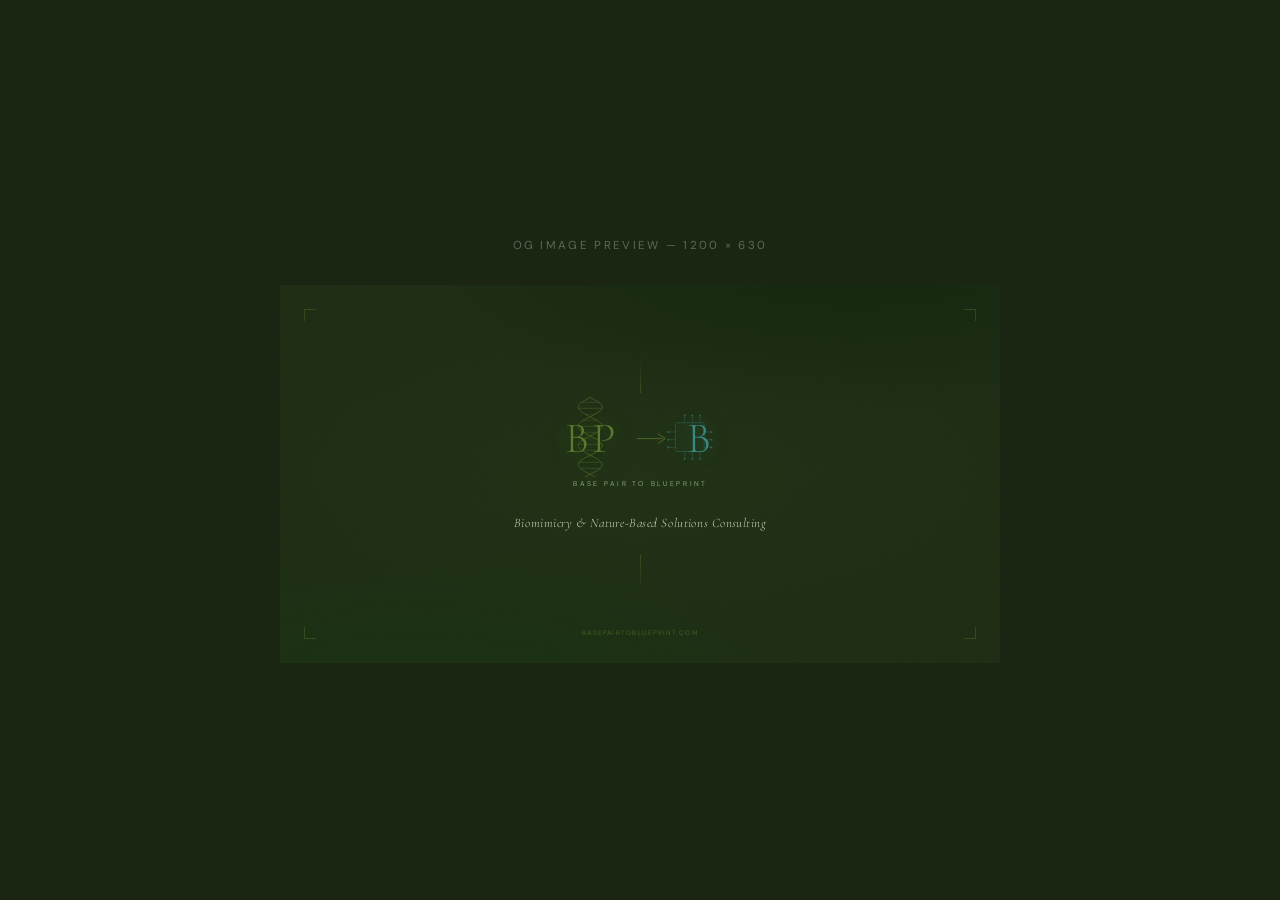
<file: BPtB Git Repository/og-preview.html>
<!DOCTYPE html>
<html lang="en">
<head>
  <meta charset="UTF-8" />
  <meta name="viewport" content="width=device-width, initial-scale=1.0" />
  <title>OG Image Preview</title>
  <link href="https://fonts.googleapis.com/css2?family=Cormorant+Garamond:ital,wght@0,300;0,400;0,600;1,300;1,400&family=DM+Sans:wght@300;400;500&display=swap" rel="stylesheet" />
  <style>
    *, *::before, *::after { box-sizing: border-box; margin: 0; padding: 0; }

    body {
      background: #1a2611;
      display: flex;
      flex-direction: column;
      align-items: center;
      justify-content: center;
      min-height: 100vh;
      gap: 2rem;
      padding: 2rem;
      font-family: 'DM Sans', sans-serif;
    }

    .label {
      color: rgba(255,255,255,0.3);
      font-size: 0.72rem;
      letter-spacing: 0.2em;
      text-transform: uppercase;
    }

    .og-card {
      width: 1200px;
      height: 630px;
      transform-origin: top center;
      transform: scale(0.6);
      margin-bottom: -252px;
      background: #1f2d15;
      position: relative;
      overflow: hidden;
      display: flex;
      flex-direction: column;
      align-items: center;
      justify-content: center;
    }

    .og-card::after {
      content: '';
      position: absolute;
      inset: 0;
      background:
        radial-gradient(ellipse 80% 60% at 50% 50%, rgba(40,70,25,0.18) 0%, transparent 65%),
        radial-gradient(ellipse 120% 80% at 20% 110%, rgba(20,55,15,0.55) 0%, transparent 55%),
        radial-gradient(ellipse 120% 80% at 80% -10%, rgba(10,35,8,0.6) 0%, transparent 55%);
      z-index: 0;
    }

    .og-card::before {
      content: '';
      position: absolute;
      inset: 0;
      background-image: url("data:image/svg+xml,%3Csvg viewBox='0 0 256 256' xmlns='http://www.w3.org/2000/svg'%3E%3Cfilter id='n'%3E%3CfeTurbulence type='fractalNoise' baseFrequency='0.9' numOctaves='4' stitchTiles='stitch'/%3E%3C/filter%3E%3Crect width='100%25' height='100%25' filter='url(%23n)' opacity='0.04'/%3E%3C/svg%3E");
      pointer-events: none;
      z-index: 1;
      opacity: 0.18;
    }

    .og-inner {
      position: relative;
      z-index: 2;
      display: flex;
      flex-direction: column;
      align-items: center;
      gap: 0;
    }

    .og-rule-top {
      width: 1px;
      height: 60px;
      background: linear-gradient(to bottom, transparent, rgba(92,122,46,0.7));
      margin-bottom: 2.5rem;
    }

    .og-mono {
      display: flex;
      align-items: center;
      gap: 1.2rem;
      margin-bottom: 2rem;
      position: relative;
    }

    .og-mono-bg {
      position: absolute;
      top: 50%;
      transform: translateY(-50%);
      z-index: 0;
      pointer-events: none;
    }

    .og-mono-bg-leaf { left: -18px; }
    .og-mono-bg-tech { right: -18px; }

    .og-bp, .og-arrow, .og-b {
      position: relative;
      z-index: 1;
    }

    .og-bp {
      font-family: 'Cormorant Garamond', serif;
      font-size: 4.5rem;
      font-weight: 300;
      color: #5c7a2e;
      letter-spacing: 0.08em;
      line-height: 1;
      text-shadow: 0 0 32px rgba(92,122,46,0.35);
    }

    .og-arrow {
      display: flex;
      align-items: center;
      padding: 0 0.6rem;
    }

    .og-b {
      font-family: 'Cormorant Garamond', serif;
      font-size: 4.5rem;
      font-weight: 300;
      color: #3a8a82;
      letter-spacing: 0.08em;
      line-height: 1;
      text-shadow: 0 0 32px rgba(58,138,130,0.35);
    }

    .og-wordmark {
      font-family: 'DM Sans', sans-serif;
      font-size: 0.72rem;
      font-weight: 300;
      letter-spacing: 0.35em;
      text-transform: uppercase;
      color: rgba(200,228,170,0.75);
      margin-bottom: 2.8rem;
    }

    .og-tagline {
      font-family: 'Cormorant Garamond', serif;
      font-style: italic;
      font-size: 1.35rem;
      font-weight: 300;
      color: rgba(220,238,200,0.88);
      letter-spacing: 0.04em;
    }

    .og-rule-bottom {
      width: 1px;
      height: 60px;
      background: linear-gradient(to bottom, rgba(92,122,46,0.7), transparent);
      margin-top: 2.5rem;
    }

    .og-corner {
      position: absolute;
      width: 20px;
      height: 20px;
      z-index: 2;
      opacity: 0.6;
    }
    .og-corner-tl { top: 40px; left: 40px; border-top: 1px solid #5c7a2e; border-left: 1px solid #5c7a2e; }
    .og-corner-tr { top: 40px; right: 40px; border-top: 1px solid #5c7a2e; border-right: 1px solid #5c7a2e; }
    .og-corner-bl { bottom: 40px; left: 40px; border-bottom: 1px solid #5c7a2e; border-left: 1px solid #5c7a2e; }
    .og-corner-br { bottom: 40px; right: 40px; border-bottom: 1px solid #5c7a2e; border-right: 1px solid #5c7a2e; }

    .og-url {
      position: absolute;
      bottom: 44px;
      left: 0; right: 0;
      text-align: center;
      font-family: 'DM Sans', sans-serif;
      font-size: 0.68rem;
      letter-spacing: 0.2em;
      text-transform: uppercase;
      color: rgba(92,122,46,0.65);
      z-index: 2;
    }
  </style>
</head>
<body>

  <div class="label">OG image preview — 1200 × 630</div>

  <div class="og-card">
    <div class="og-corner og-corner-tl"></div>
    <div class="og-corner og-corner-tr"></div>
    <div class="og-corner og-corner-bl"></div>
    <div class="og-corner og-corner-br"></div>

    <div class="og-inner">
      <div class="og-rule-top"></div>

      <div class="og-mono">

        <div class="og-mono-bg og-mono-bg-leaf">
          <svg width="120" height="140" viewBox="0 0 60 140" fill="none" opacity="0.65">
            <path d="M 30.0 4.0 L 31.3 4.7 L 32.6 5.3 L 33.9 6.0 L 35.1 6.6 L 36.4 7.3 L 37.6 8.0 L 38.8 8.6 L 39.9 9.3 L 41.0 9.9 L 42.1 10.6 L 43.1 11.3 L 44.0 11.9 L 44.9 12.6 L 45.8 13.2 L 46.5 13.9 L 47.2 14.6 L 47.8 15.2 L 48.4 15.9 L 48.9 16.5 L 49.2 17.2 L 49.6 17.9 L 49.8 18.5 L 49.9 19.2 L 50.0 19.8 L 50.0 20.5 L 49.9 21.2 L 49.7 21.8 L 49.4 22.5 L 49.1 23.1 L 48.6 23.8 L 48.1 24.5 L 47.5 25.1 L 46.9 25.8 L 46.1 26.4 L 45.3 27.1 L 44.5 27.8 L 43.5 28.4 L 42.6 29.1 L 41.5 29.7 L 40.4 30.4 L 39.3 31.1 L 38.2 31.7 L 37.0 32.4 L 35.7 33.0 L 34.5 33.7 L 33.2 34.4 L 31.9 35.0 L 30.6 35.7 L 29.3 36.3 L 28.0 37.0 L 26.8 37.7 L 25.5 38.3 L 24.2 39.0 L 23.0 39.6 L 21.8 40.3 L 20.6 41.0 L 19.5 41.6 L 18.4 42.3 L 17.4 42.9 L 16.4 43.6 L 15.5 44.3 L 14.6 44.9 L 13.8 45.6 L 13.1 46.2 L 12.5 46.9 L 11.9 47.6 L 11.4 48.2 L 10.9 48.9 L 10.6 49.5 L 10.3 50.2 L 10.1 50.9 L 10.0 51.5 L 10.0 52.2 L 10.1 52.8 L 10.2 53.5 L 10.4 54.2 L 10.8 54.8 L 11.2 55.5 L 11.6 56.1 L 12.2 56.8 L 12.8 57.5 L 13.5 58.1 L 14.3 58.8 L 15.1 59.4 L 16.0 60.1 L 17.0 60.8 L 18.0 61.4 L 19.0 62.1 L 20.1 62.7 L 21.3 63.4 L 22.5 64.1 L 23.7 64.7 L 24.9 65.4 L 26.2 66.0 L 27.5 66.7 L 28.7 67.4 L 30.0 68.0 L 31.3 68.7 L 32.6 69.3 L 33.9 70.0 L 35.2 70.7 L 36.4 71.3 L 37.6 72.0 L 38.8 72.6 L 39.9 73.3 L 41.0 74.0 L 42.1 74.6 L 43.1 75.3 L 44.1 75.9 L 45.0 76.6 L 45.8 77.3 L 46.5 77.9 L 47.2 78.6 L 47.9 79.2 L 48.4 79.9 L 48.9 80.6 L 49.3 81.2 L 49.6 81.9 L 49.8 82.5 L 49.9 83.2 L 50.0 83.9 L 50.0 84.5 L 49.9 85.2 L 49.7 85.8 L 49.4 86.5 L 49.0 87.2 L 48.6 87.8 L 48.1 88.5 L 47.5 89.1 L 46.8 89.8 L 46.1 90.5 L 45.3 91.1 L 44.4 91.8 L 43.5 92.4 L 42.5 93.1 L 41.5 93.8 L 40.4 94.4 L 39.3 95.1 L 38.1 95.7 L 36.9 96.4 L 35.7 97.1 L 34.4 97.7 L 33.2 98.4 L 31.9 99.0 L 30.6 99.7 L 29.3 100.4 L 28.0 101.0 L 26.7 101.7 L 25.4 102.3 L 24.2 103.0 L 23.0 103.7 L 21.8 104.3 L 20.6 105.0 L 19.5 105.6 L 18.4 106.3 L 17.4 107.0 L 16.4 107.6 L 15.5 108.3 L 14.6 108.9 L 13.8 109.6 L 13.1 110.3 L 12.4 110.9 L 11.9 111.6 L 11.3 112.2 L 10.9 112.9 L 10.6 113.6 L 10.3 114.2 L 10.1 114.9 L 10.0 115.5 L 10.0 116.2 L 10.1 116.9 L 10.2 117.5 L 10.5 118.2 L 10.8 118.8 L 11.2 119.5 L 11.6 120.2 L 12.2 120.8 L 12.8 121.5 L 13.5 122.1 L 14.3 122.8 L 15.1 123.5 L 16.0 124.1 L 17.0 124.8 L 18.0 125.4 L 19.1 126.1 L 20.2 126.8 L 21.3 127.4 L 22.5 128.1 L 23.7 128.7 L 25.0 129.4 L 26.2 130.1 L 27.5 130.7 L 28.8 131.4 L 30.1 132.0 L 31.4 132.7 L 32.7 133.4 L 33.9 134.0 L 35.2 134.7 L 36.4 135.3 L 37.7 136.0" stroke="#5c7a2e" stroke-width="1.6" stroke-linecap="round" fill="none"/>
            <path d="M 30.0 4.0 L 28.7 4.7 L 27.4 5.3 L 26.1 6.0 L 24.9 6.6 L 23.6 7.3 L 22.4 8.0 L 21.2 8.6 L 20.1 9.3 L 19.0 9.9 L 17.9 10.6 L 16.9 11.3 L 16.0 11.9 L 15.1 12.6 L 14.2 13.2 L 13.5 13.9 L 12.8 14.6 L 12.2 15.2 L 11.6 15.9 L 11.1 16.5 L 10.8 17.2 L 10.4 17.9 L 10.2 18.5 L 10.1 19.2 L 10.0 19.8 L 10.0 20.5 L 10.1 21.2 L 10.3 21.8 L 10.6 22.5 L 10.9 23.1 L 11.4 23.8 L 11.9 24.5 L 12.5 25.1 L 13.1 25.8 L 13.9 26.4 L 14.7 27.1 L 15.5 27.8 L 16.5 28.4 L 17.4 29.1 L 18.5 29.7 L 19.6 30.4 L 20.7 31.1 L 21.8 31.7 L 23.0 32.4 L 24.3 33.0 L 25.5 33.7 L 26.8 34.4 L 28.1 35.0 L 29.4 35.7 L 30.7 36.3 L 32.0 37.0 L 33.2 37.7 L 34.5 38.3 L 35.8 39.0 L 37.0 39.6 L 38.2 40.3 L 39.4 41.0 L 40.5 41.6 L 41.6 42.3 L 42.6 42.9 L 43.6 43.6 L 44.5 44.3 L 45.4 44.9 L 46.2 45.6 L 46.9 46.2 L 47.5 46.9 L 48.1 47.6 L 48.6 48.2 L 49.1 48.9 L 49.4 49.5 L 49.7 50.2 L 49.9 50.9 L 50.0 51.5 L 50.0 52.2 L 49.9 52.8 L 49.8 53.5 L 49.6 54.2 L 49.2 54.8 L 48.8 55.5 L 48.4 56.1 L 47.8 56.8 L 47.2 57.5 L 46.5 58.1 L 45.7 58.8 L 44.9 59.4 L 44.0 60.1 L 43.0 60.8 L 42.0 61.4 L 41.0 62.1 L 39.9 62.7 L 38.7 63.4 L 37.5 64.1 L 36.3 64.7 L 35.1 65.4 L 33.8 66.0 L 32.5 66.7 L 31.3 67.4 L 30.0 68.0 L 28.7 68.7 L 27.4 69.3 L 26.1 70.0 L 24.8 70.7 L 23.6 71.3 L 22.4 72.0 L 21.2 72.6 L 20.1 73.3 L 19.0 74.0 L 17.9 74.6 L 16.9 75.3 L 15.9 75.9 L 15.0 76.6 L 14.2 77.3 L 13.5 77.9 L 12.8 78.6 L 12.1 79.2 L 11.6 79.9 L 11.1 80.6 L 10.7 81.2 L 10.4 81.9 L 10.2 82.5 L 10.1 83.2 L 10.0 83.9 L 10.0 84.5 L 10.1 85.2 L 10.3 85.8 L 10.6 86.5 L 11.0 87.2 L 11.4 87.8 L 11.9 88.5 L 12.5 89.1 L 13.2 89.8 L 13.9 90.5 L 14.7 91.1 L 15.6 91.8 L 16.5 92.4 L 17.5 93.1 L 18.5 93.8 L 19.6 94.4 L 20.7 95.1 L 21.9 95.7 L 23.1 96.4 L 24.3 97.1 L 25.6 97.7 L 26.8 98.4 L 28.1 99.0 L 29.4 99.7 L 30.7 100.4 L 32.0 101.0 L 33.3 101.7 L 34.6 102.3 L 35.8 103.0 L 37.0 103.7 L 38.2 104.3 L 39.4 105.0 L 40.5 105.6 L 41.6 106.3 L 42.6 107.0 L 43.6 107.6 L 44.5 108.3 L 45.4 108.9 L 46.2 109.6 L 46.9 110.3 L 47.6 110.9 L 48.1 111.6 L 48.7 112.2 L 49.1 112.9 L 49.4 113.6 L 49.7 114.2 L 49.9 114.9 L 50.0 115.5 L 50.0 116.2 L 49.9 116.9 L 49.8 117.5 L 49.5 118.2 L 49.2 118.8 L 48.8 119.5 L 48.4 120.2 L 47.8 120.8 L 47.2 121.5 L 46.5 122.1 L 45.7 122.8 L 44.9 123.5 L 44.0 124.1 L 43.0 124.8 L 42.0 125.4 L 40.9 126.1 L 39.8 126.8 L 38.7 127.4 L 37.5 128.1 L 36.3 128.7 L 35.0 129.4 L 33.8 130.1 L 32.5 130.7 L 31.2 131.4 L 29.9 132.0 L 28.6 132.7 L 27.3 133.4 L 26.1 134.0 L 24.8 134.7 L 23.6 135.3 L 22.3 136.0" stroke="#5c7a2e" stroke-width="1.6" stroke-linecap="round" fill="none"/>
            <line x1="15.9" y1="12.0" x2="44.1" y2="12.0" stroke="#5c7a2e" stroke-width="1" stroke-linecap="round" opacity="0.82"/>
            <line x1="10.4" y1="22.0" x2="49.6" y2="22.0" stroke="#5c7a2e" stroke-width="1" stroke-linecap="round" opacity="0.99"/>
            <line x1="22.3" y1="32.0" x2="37.7" y2="32.0" stroke="#5c7a2e" stroke-width="1" stroke-linecap="round" opacity="0.63"/>
            <line x1="18.9" y1="42.0" x2="41.1" y2="42.0" stroke="#5c7a2e" stroke-width="1" stroke-linecap="round" opacity="0.73"/>
            <line x1="10.0" y1="52.0" x2="50.0" y2="52.0" stroke="#5c7a2e" stroke-width="1" stroke-linecap="round" opacity="1.00"/>
            <line x1="18.9" y1="62.0" x2="41.1" y2="62.0" stroke="#5c7a2e" stroke-width="1" stroke-linecap="round" opacity="0.73"/>
            <line x1="22.3" y1="72.0" x2="37.7" y2="72.0" stroke="#5c7a2e" stroke-width="1" stroke-linecap="round" opacity="0.63"/>
            <line x1="10.4" y1="82.0" x2="49.6" y2="82.0" stroke="#5c7a2e" stroke-width="1" stroke-linecap="round" opacity="0.99"/>
            <line x1="15.9" y1="92.0" x2="44.1" y2="92.0" stroke="#5c7a2e" stroke-width="1" stroke-linecap="round" opacity="0.82"/>
            <line x1="26.1" y1="102.0" x2="33.9" y2="102.0" stroke="#5c7a2e" stroke-width="1" stroke-linecap="round" opacity="0.52"/>
            <line x1="11.5" y1="112.0" x2="48.5" y2="112.0" stroke="#5c7a2e" stroke-width="1" stroke-linecap="round" opacity="0.95"/>
            <line x1="13.4" y1="122.0" x2="46.6" y2="122.0" stroke="#5c7a2e" stroke-width="1" stroke-linecap="round" opacity="0.90"/>
          </svg>
        </div>

        <span class="og-bp">BP</span>
        <div class="og-arrow">
          <svg width="56" height="24" viewBox="0 0 56 24" fill="none" xmlns="http://www.w3.org/2000/svg">
            <line x1="0" y1="12" x2="44" y2="12" stroke="#5c7a2e" stroke-width="1.2"/>
            <polyline points="36,4 48,12 36,20" stroke="#5c7a2e" stroke-width="1.2" fill="none" stroke-linejoin="round" stroke-linecap="round"/>
          </svg>
        </div>
        <span class="og-b">B</span>

        <div class="og-mono-bg og-mono-bg-tech">
          <svg width="120" height="140" viewBox="0 0 140 140" fill="none" opacity="0.55">
            <rect x="42" y="42" width="56" height="56" rx="2" stroke="#3a8a82" stroke-width="1.2" fill="#3a8a82" fill-opacity="0.07"/>
            <line x1="60" y1="42" x2="60" y2="28" stroke="#3a8a82" stroke-width="1"/>
            <line x1="75" y1="42" x2="75" y2="28" stroke="#3a8a82" stroke-width="1"/>
            <line x1="90" y1="42" x2="90" y2="28" stroke="#3a8a82" stroke-width="1"/>
            <line x1="60" y1="98" x2="60" y2="112" stroke="#3a8a82" stroke-width="1"/>
            <line x1="75" y1="98" x2="75" y2="112" stroke="#3a8a82" stroke-width="1"/>
            <line x1="90" y1="98" x2="90" y2="112" stroke="#3a8a82" stroke-width="1"/>
            <line x1="42" y1="60" x2="28" y2="60" stroke="#3a8a82" stroke-width="1"/>
            <line x1="42" y1="75" x2="28" y2="75" stroke="#3a8a82" stroke-width="1"/>
            <line x1="42" y1="90" x2="28" y2="90" stroke="#3a8a82" stroke-width="1"/>
            <line x1="98" y1="60" x2="112" y2="60" stroke="#3a8a82" stroke-width="1"/>
            <line x1="98" y1="75" x2="112" y2="75" stroke="#3a8a82" stroke-width="1"/>
            <line x1="98" y1="90" x2="112" y2="90" stroke="#3a8a82" stroke-width="1"/>
            <circle cx="60" cy="28" r="2" fill="#3a8a82"/>
            <circle cx="75" cy="28" r="2" fill="#3a8a82"/>
            <circle cx="90" cy="28" r="2" fill="#3a8a82"/>
            <circle cx="60" cy="112" r="2" fill="#3a8a82"/>
            <circle cx="75" cy="112" r="2" fill="#3a8a82"/>
            <circle cx="90" cy="112" r="2" fill="#3a8a82"/>
            <circle cx="28" cy="60" r="2" fill="#3a8a82"/>
            <circle cx="28" cy="75" r="2" fill="#3a8a82"/>
            <circle cx="28" cy="90" r="2" fill="#3a8a82"/>
            <circle cx="112" cy="60" r="2" fill="#3a8a82"/>
            <circle cx="112" cy="75" r="2" fill="#3a8a82"/>
            <circle cx="112" cy="90" r="2" fill="#3a8a82"/>
          </svg>
        </div>

      </div>

      <div class="og-wordmark">Base Pair to Blueprint</div>
      <div class="og-tagline">Biomimicry & Nature-Based Solutions Consulting</div>
      <div class="og-rule-bottom"></div>
    </div>

    <div class="og-url">basepairtoBlueprint.com</div>
  </div>

</body>
</html>
</file>
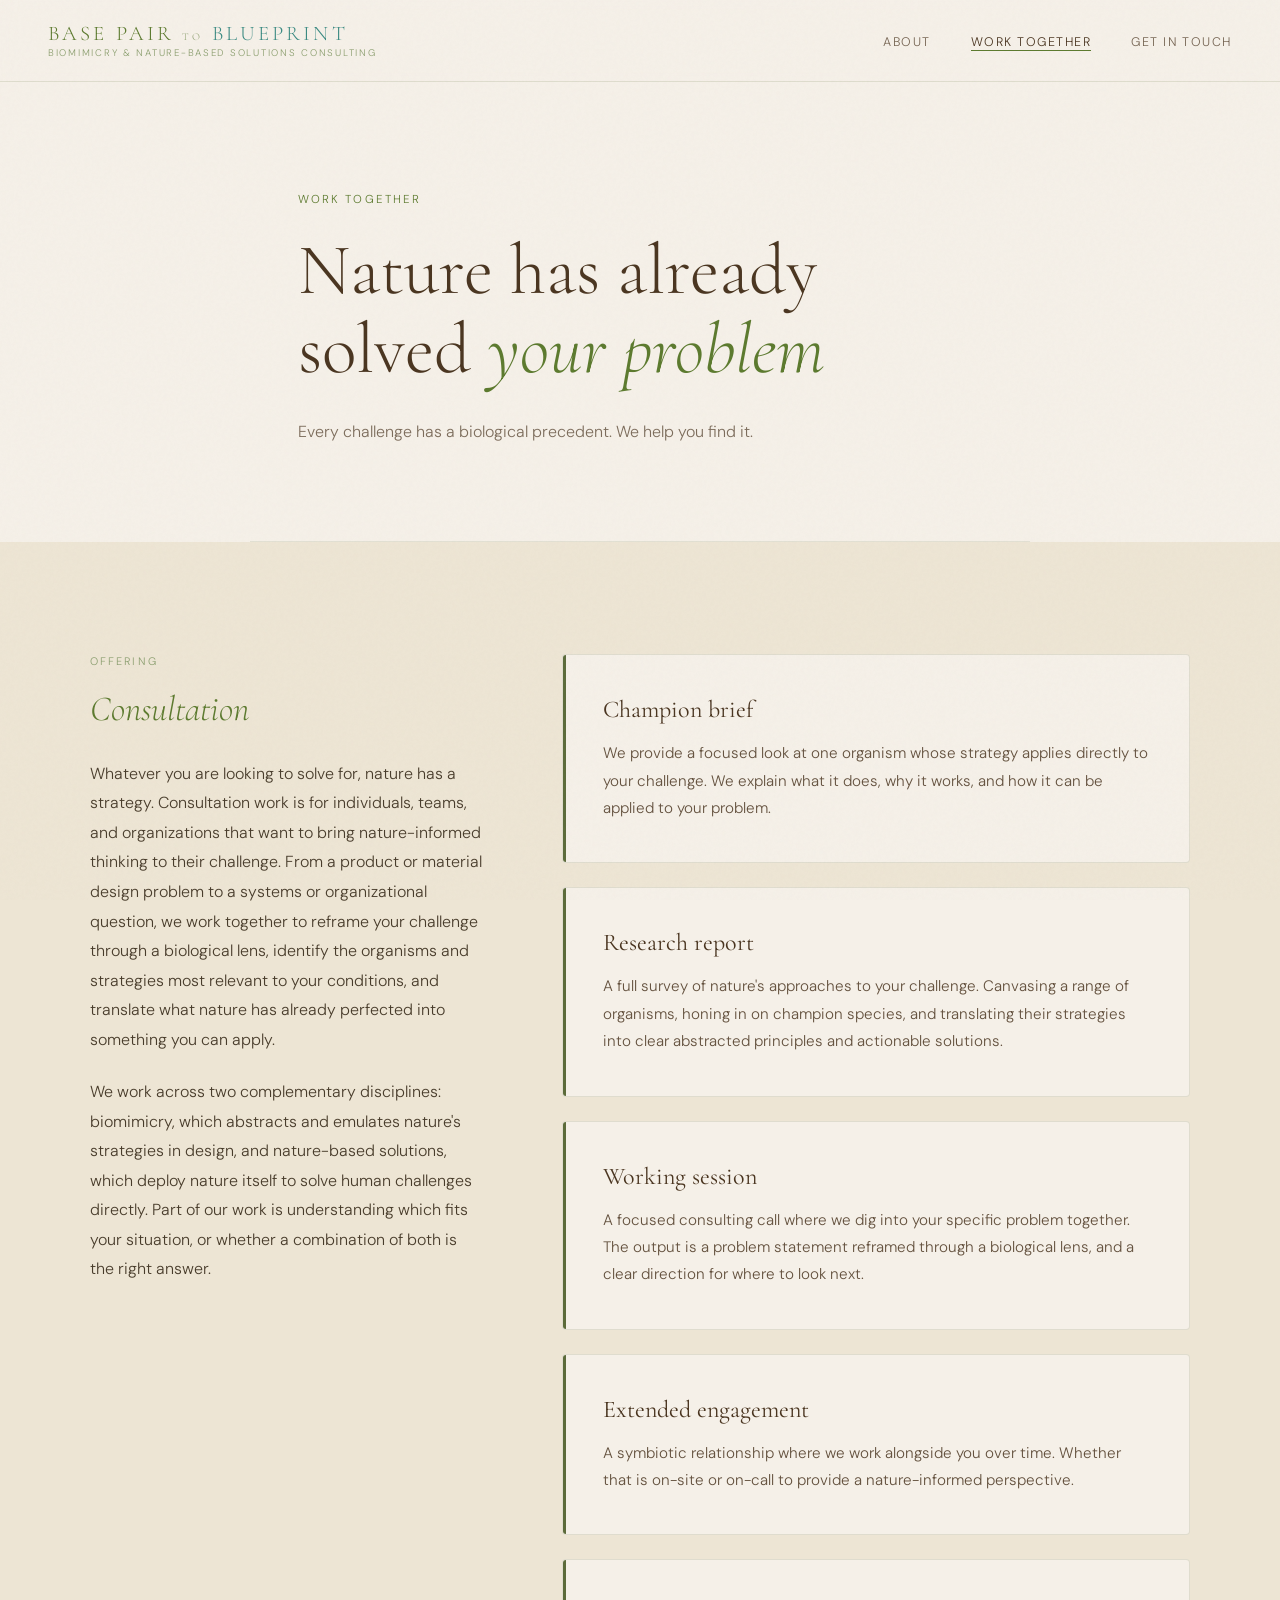
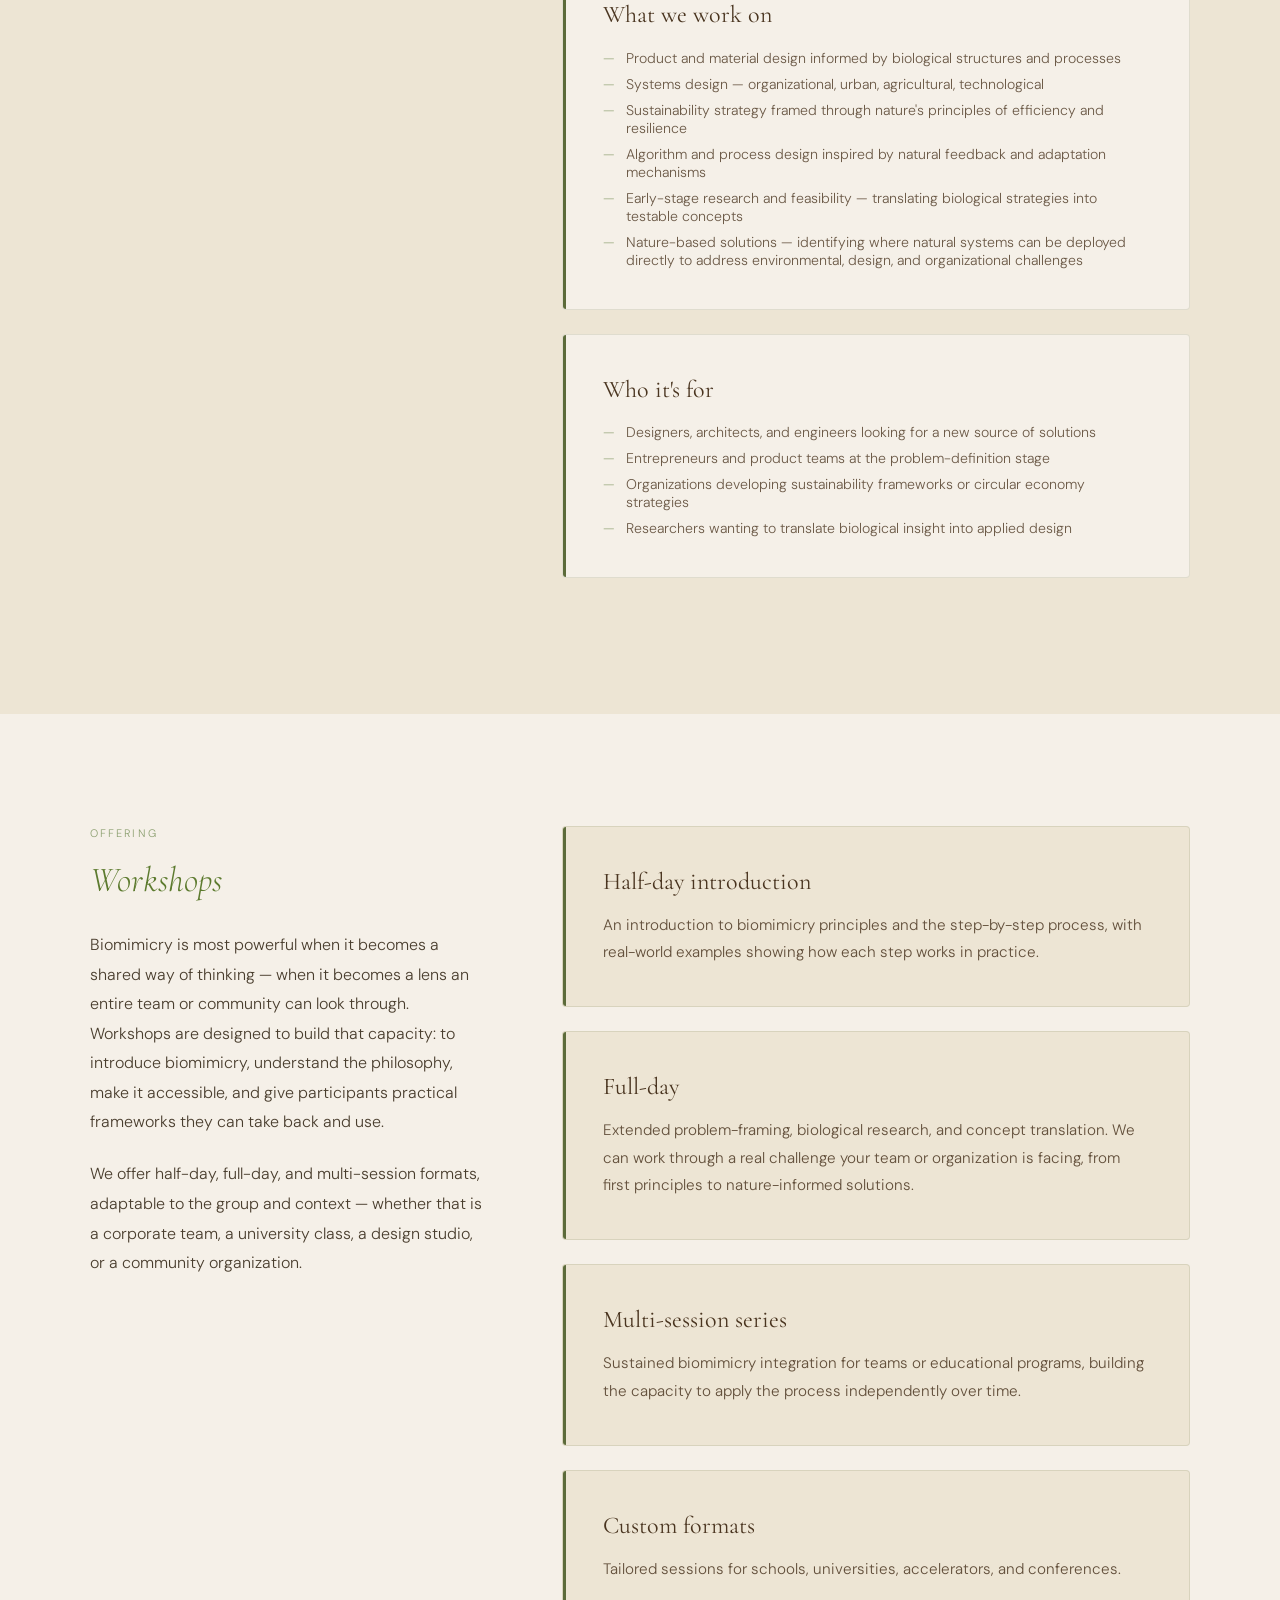
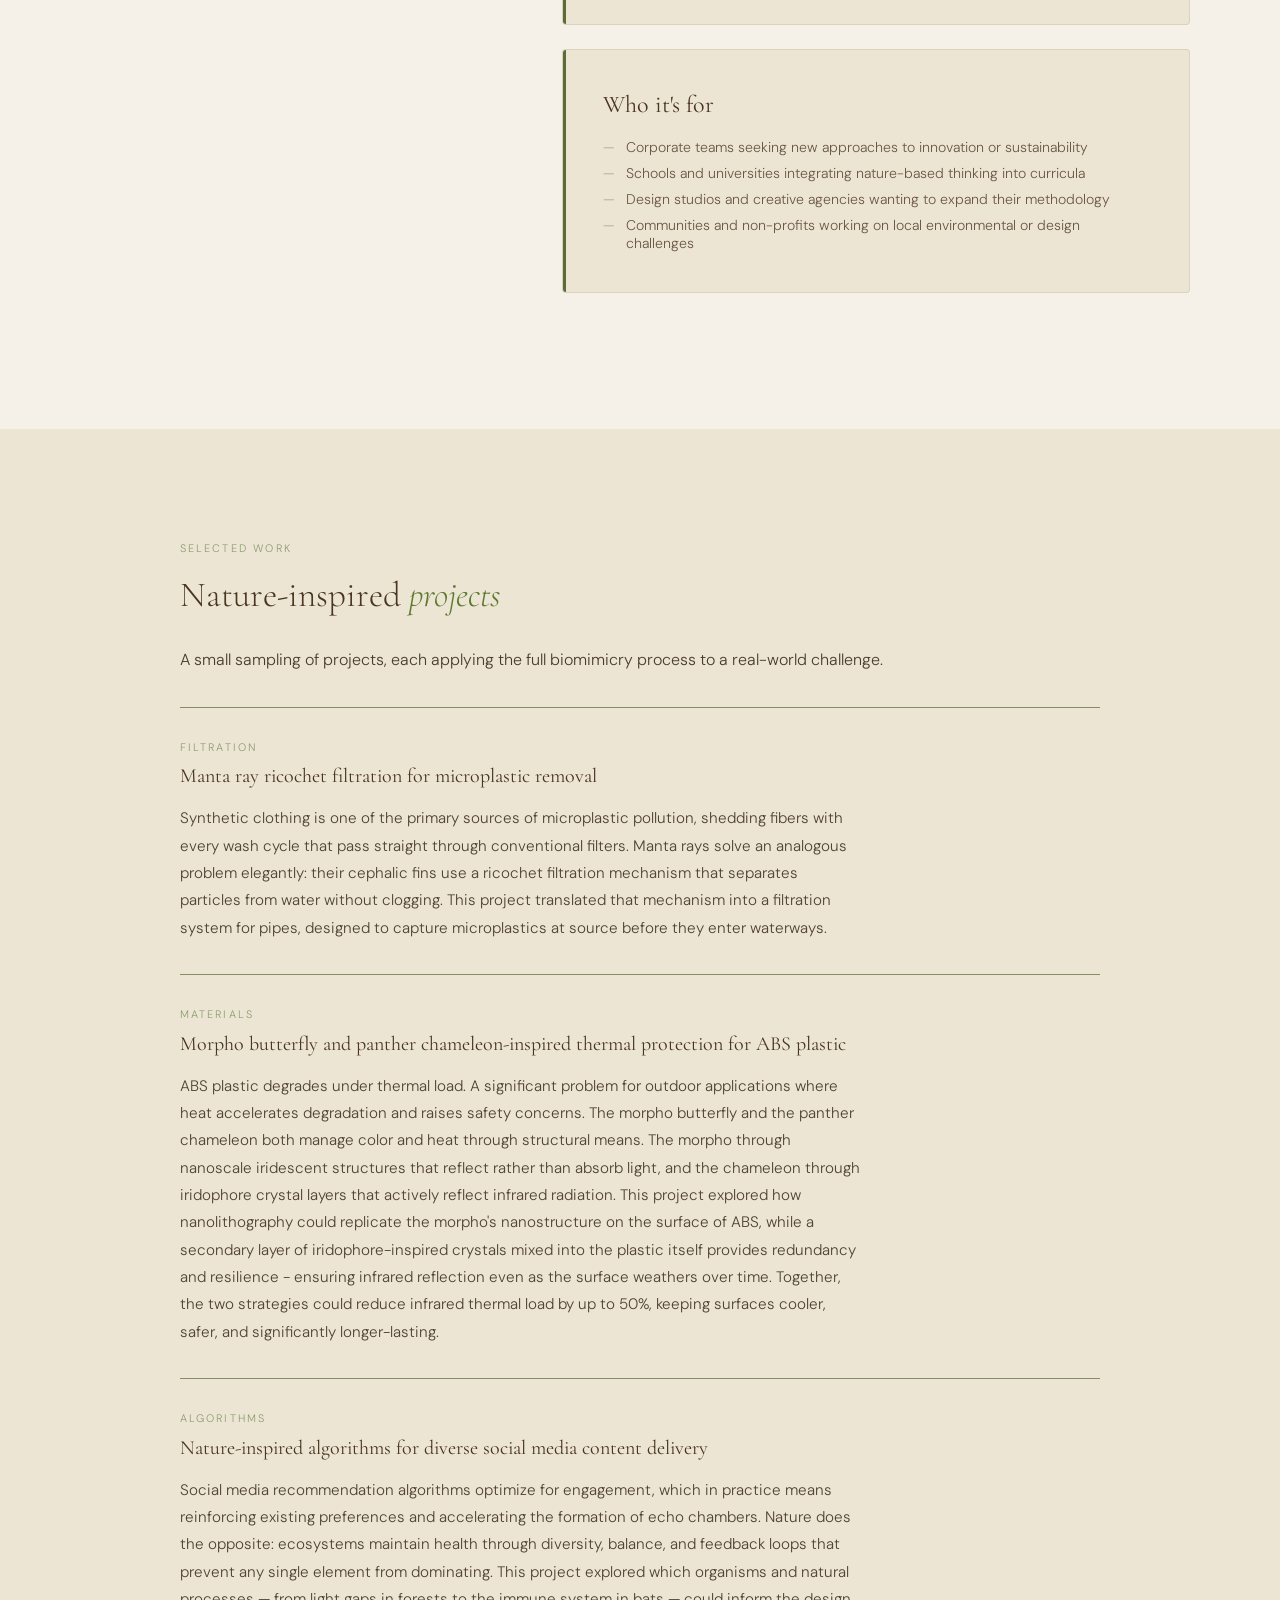
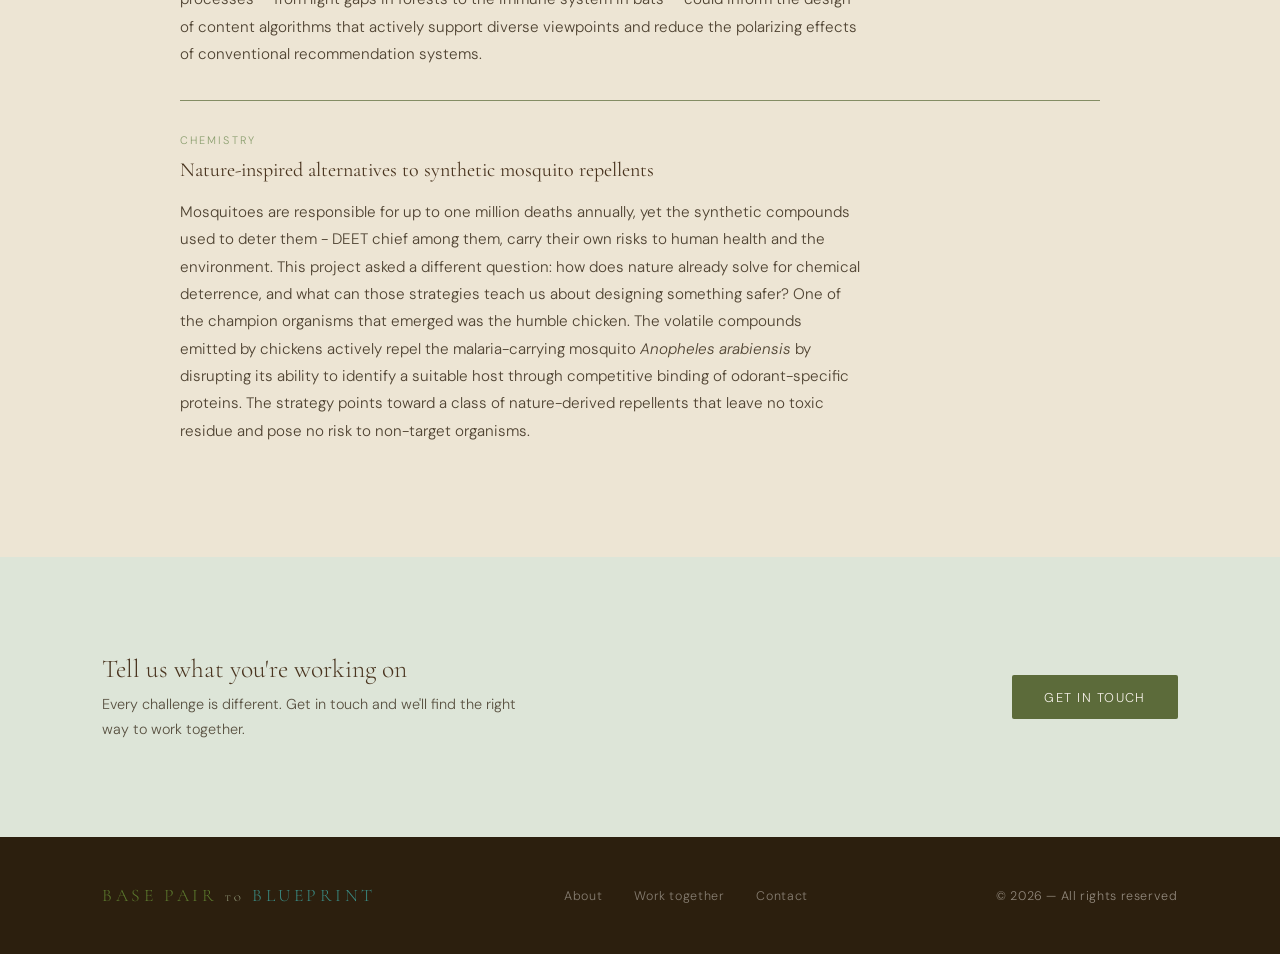
<file: BPtB Git Repository/work.html>
<!DOCTYPE html>
<html lang="en">
<head>
  <meta charset="UTF-8" />
  <meta name="viewport" content="width=device-width, initial-scale=1.0" />
  <title>Work Together — Biomimicry</title>
  <link href="https://fonts.googleapis.com/css2?family=Cormorant+Garamond:ital,wght@0,300;0,400;0,600;1,300;1,400&family=Libre+Baskerville:ital@0;1&family=DM+Sans:wght@300;400;500&display=swap" rel="stylesheet" />
  <link rel="stylesheet" href="global.css" />
  <style>
    /* ── WORK-SPECIFIC LAYOUT ── */
    .work-content { max-width: 100%; margin: 0; padding: 0; }

    .work-section { padding: 7rem clamp(1.5rem, 7vw, 7rem); }
    .work-section.parchment { background: var(--parchment); }
    .work-section.parchment .offering-block { background: var(--cream); }
    .work-section.cream { background: var(--cream); }
    .work-section.cream .offering-block { background: var(--parchment); }

    .work-section .inner {
      display: grid;
      grid-template-columns: 1fr 1.6fr;
      gap: 5rem;
      align-items: start;
    }

    .work-section.full-column { padding-left: 0; padding-right: 0; }
    .work-section.full-column .inner { display: block; max-width: 1100px; margin: 0 auto; padding: 0 clamp(1.5rem, 7vw, 7rem); }

    .work-section h2 {
      font-family: 'Cormorant Garamond', serif;
      font-size: clamp(1.6rem, 3vw, 2.2rem);
      font-weight: 300;
      line-height: 1.2;
      color: var(--bark);
      margin-bottom: 1.8rem;
    }
    .work-section h2 em { font-style: italic; color: var(--moss); }

    .work-section p {
      font-size: 1rem;
      line-height: 1.85;
      color: var(--soil);
      opacity: 0.85;
      margin-bottom: 1.4rem;
      max-width: 68ch;
    }
    .work-section p:last-child { margin-bottom: 0; }

    .offering-block {
      background: var(--parchment);
      border: 1px solid rgba(92,107,58,0.15);
      border-radius: 4px;
      padding: 2.5rem;
      margin-bottom: 1.5rem;
      position: relative;
      overflow: hidden;
    }
    .offering-block::before {
      content: '';
      position: absolute;
      top: 0; left: 0;
      width: 3px;
      height: 100%;
      background: #5c6b3a;
    }
    .offering-block h3 { font-family: 'Cormorant Garamond', serif; font-size: 1.5rem; font-weight: 400; color: var(--bark); margin-bottom: 1rem; }
    .offering-block p { font-size: 0.95rem; line-height: 1.8; color: var(--bark); opacity: 0.85; margin-bottom: 1rem; max-width: 64ch; }
    .offering-block p:last-child { margin-bottom: 0; }

    .offering-detail-list { list-style: none; margin-top: 1.2rem; display: flex; flex-direction: column; gap: 0.5rem; }
    .offering-detail-list li { font-size: 0.88rem; color: var(--bark); opacity: 0.8; display: flex; align-items: baseline; gap: 0.7rem; }
    .offering-detail-list li::before { content: '—'; color: var(--sage); flex-shrink: 0; }

    .project { border-top: 1px solid rgba(92,107,58,0.72); padding-top: 2rem; margin-top: 2rem; }
    .project:first-of-type { border-top: none; padding-top: 0; margin-top: 0; }
    .project-label { font-size: 0.68rem; letter-spacing: 0.2em; text-transform: uppercase; color: var(--sage); margin-bottom: 0.6rem; }
    .project h3 { font-family: 'Cormorant Garamond', serif; font-size: 1.25rem; font-weight: 400; color: var(--bark); margin-bottom: 1rem; line-height: 1.3; }
    .project p { font-size: 0.95rem; line-height: 1.8; color: var(--soil); opacity: 0.82; }

    hr.divider { border: none; border-top: 1px solid rgba(92,107,58,0.12); margin: 4rem 0; }

    .work-cta {
      background: var(--mist);
      padding: 6rem clamp(1.5rem, 8vw, 8rem);
      display: flex;
      align-items: center;
      justify-content: space-between;
      gap: 2rem;
      flex-wrap: wrap;
    }
    .work-cta h3 { font-family: 'Cormorant Garamond', serif; font-size: 1.6rem; font-weight: 300; color: var(--bark); margin-bottom: 0.5rem; }
    .work-cta p { font-size: 0.9rem; line-height: 1.7; color: var(--soil); opacity: 0.75; max-width: 42ch; }

    @media (max-width: 900px) {
      .work-section { padding: 4rem 1.5rem; }
      .work-section .inner { grid-template-columns: 1fr; gap: 2.5rem; }
      .work-section .inner-left { position: static; }
      .work-cta { flex-direction: column; padding: 4rem 1.5rem; }
    }
  </style>
</head>
<body>

  <!-- NAV -->
  <nav>
    <a href="biomimicry.html" class="nav-logo"><span><span style="color:#5c7a2e">Base Pair</span> <span style="font-size:0.5em;color:var(--sage)">to</span> <span style="color:#3a8a82">Blueprint</span></span><span class="nav-logo-sub">Biomimicry & Nature-Based Solutions Consulting</span></a>
    <ul class="nav-links">
      <li><a href="about.html">About</a></li>
      <li><a href="work.html" class="active">Work together</a></li>
      <li><a href="biomimicry.html#contact">Get in touch</a></li>
    </ul>
  </nav>

  <!-- PAGE HERO -->
  <div class="page-hero">
    <div class="page-eyebrow">Work together</div>
    <h1>Nature has already<br>solved <em>your problem</em></h1>
    <p class="tagline">Every challenge has a biological precedent. We help you find it.</p>
  </div>

  <!-- CONTENT -->
  <div class="work-content">

    <!-- Consultation — parchment -->
    <div class="work-section parchment" id="consultation">
      <div class="inner">
        <div class="inner-left">
          <div class="section-label">Offering</div>
          <h2><em>Consultation</em></h2>
          <p>Whatever you are looking to solve for, nature has a strategy. Consultation work is for individuals, teams, and organizations that want to bring nature-informed thinking to their challenge. From a product or material design problem to a systems or organizational question, we work together to reframe your challenge through a biological lens, identify the organisms and strategies most relevant to your conditions, and translate what nature has already perfected into something you can apply.</p>
          <p>We work across two complementary disciplines: biomimicry, which abstracts and emulates nature's strategies in design, and nature-based solutions, which deploy nature itself to solve human challenges directly. Part of our work is understanding which fits your situation, or whether a combination of both is the right answer.</p>
        </div>
        <div class="inner-right">
          <div class="offering-block">
            <h3>Champion brief</h3>
            <p>We provide a focused look at one organism whose strategy applies directly to your challenge. We explain what it does, why it works, and how it can be applied to your problem.</p>
          </div>
          <div class="offering-block">
            <h3>Research report</h3>
            <p>A full survey of nature's approaches to your challenge. Canvasing a range of organisms, honing in on champion species, and translating their strategies into clear abstracted principles and actionable solutions.</p>
          </div>
          <div class="offering-block">
            <h3>Working session</h3>
            <p>A focused consulting call where we dig into your specific problem together. The output is a problem statement reframed through a biological lens, and a clear direction for where to look next.</p>
          </div>
          <div class="offering-block">
            <h3>Extended engagement</h3>
            <p>A symbiotic relationship where we work alongside you over time. Whether that is on-site or on-call to provide a nature-informed perspective.</p>
          </div>
          <div class="offering-block">
            <h3>What we work on</h3>
            <ul class="offering-detail-list">
              <li>Product and material design informed by biological structures and processes</li>
              <li>Systems design — organizational, urban, agricultural, technological</li>
              <li>Sustainability strategy framed through nature's principles of efficiency and resilience</li>
              <li>Algorithm and process design inspired by natural feedback and adaptation mechanisms</li>
              <li>Early-stage research and feasibility — translating biological strategies into testable concepts</li>
              <li>Nature-based solutions — identifying where natural systems can be deployed directly to address environmental, design, and organizational challenges</li>
            </ul>
          </div>
          <div class="offering-block">
            <h3>Who it's for</h3>
            <ul class="offering-detail-list">
              <li>Designers, architects, and engineers looking for a new source of solutions</li>
              <li>Entrepreneurs and product teams at the problem-definition stage</li>
              <li>Organizations developing sustainability frameworks or circular economy strategies</li>
              <li>Researchers wanting to translate biological insight into applied design</li>
            </ul>
          </div>
        </div>
      </div>
    </div>

    <!-- Workshops — cream -->
    <div class="work-section cream" id="workshops">
      <div class="inner">
        <div class="inner-left">
          <div class="section-label">Offering</div>
          <h2><em>Workshops</em></h2>
          <p>Biomimicry is most powerful when it becomes a shared way of thinking — when it becomes a lens an entire team or community can look through. Workshops are designed to build that capacity: to introduce biomimicry, understand the philosophy, make it accessible, and give participants practical frameworks they can take back and use.</p>
          <p>We offer half-day, full-day, and multi-session formats, adaptable to the group and context — whether that is a corporate team, a university class, a design studio, or a community organization.</p>
        </div>
        <div class="inner-right">
          <div class="offering-block">
            <h3>Half-day introduction</h3>
            <p>An introduction to biomimicry principles and the step-by-step process, with real-world examples showing how each step works in practice.</p>
          </div>
          <div class="offering-block">
            <h3>Full-day</h3>
            <p>Extended problem-framing, biological research, and concept translation. We can work through a real challenge your team or organization is facing, from first principles to nature-informed solutions.</p>
          </div>
          <div class="offering-block">
            <h3>Multi-session series</h3>
            <p>Sustained biomimicry integration for teams or educational programs, building the capacity to apply the process independently over time.</p>
          </div>
          <div class="offering-block">
            <h3>Custom formats</h3>
            <p>Tailored sessions for schools, universities, accelerators, and conferences.</p>
          </div>
          <div class="offering-block">
            <h3>Who it's for</h3>
            <ul class="offering-detail-list">
              <li>Corporate teams seeking new approaches to innovation or sustainability</li>
              <li>Schools and universities integrating nature-based thinking into curricula</li>
              <li>Design studios and creative agencies wanting to expand their methodology</li>
              <li>Communities and non-profits working on local environmental or design challenges</li>
            </ul>
          </div>
        </div>
      </div>
    </div>

    <!-- Selected Work — parchment -->
    <div class="work-section parchment full-column" id="selected-work">
      <div class="inner">
        <div class="section-label">Selected work</div>
        <h2>Nature-inspired <em>projects</em></h2>
        <p>A small sampling of projects, each applying the full biomimicry process to a real-world challenge.</p>

        <div class="project">
          <div class="project-label">Filtration</div>
          <h3>Manta ray ricochet filtration for microplastic removal</h3>
          <p>Synthetic clothing is one of the primary sources of microplastic pollution, shedding fibers with every wash cycle that pass straight through conventional filters. Manta rays solve an analogous problem elegantly: their cephalic fins use a ricochet filtration mechanism that separates particles from water without clogging. This project translated that mechanism into a filtration system for pipes, designed to capture microplastics at source before they enter waterways.</p>
        </div>

        <div class="project">
          <div class="project-label">Materials</div>
          <h3>Morpho butterfly and panther chameleon-inspired thermal protection for ABS plastic</h3>
          <p>ABS plastic degrades under thermal load. A significant problem for outdoor applications where heat accelerates degradation and raises safety concerns. The morpho butterfly and the panther chameleon both manage color and heat through structural means. The morpho through nanoscale iridescent structures that reflect rather than absorb light, and the chameleon through iridophore crystal layers that actively reflect infrared radiation. This project explored how nanolithography could replicate the morpho's nanostructure on the surface of ABS, while a secondary layer of iridophore-inspired crystals mixed into the plastic itself provides redundancy and resilience - ensuring infrared reflection even as the surface weathers over time. Together, the two strategies could reduce infrared thermal load by up to 50%, keeping surfaces cooler, safer, and significantly longer-lasting.</p>
        </div>

        <div class="project">
          <div class="project-label">Algorithms</div>
          <h3>Nature-inspired algorithms for diverse social media content delivery</h3>
          <p>Social media recommendation algorithms optimize for engagement, which in practice means reinforcing existing preferences and accelerating the formation of echo chambers. Nature does the opposite: ecosystems maintain health through diversity, balance, and feedback loops that prevent any single element from dominating. This project explored which organisms and natural processes — from light gaps in forests to the immune system in bats — could inform the design of content algorithms that actively support diverse viewpoints and reduce the polarizing effects of conventional recommendation systems.</p>
        </div>

        <div class="project">
          <div class="project-label">Chemistry</div>
          <h3>Nature-inspired alternatives to synthetic mosquito repellents</h3>
          <p>Mosquitoes are responsible for up to one million deaths annually, yet the synthetic compounds used to deter them - DEET chief among them, carry their own risks to human health and the environment. This project asked a different question: how does nature already solve for chemical deterrence, and what can those strategies teach us about designing something safer? One of the champion organisms that emerged was the humble chicken. The volatile compounds emitted by chickens actively repel the malaria-carrying mosquito <em>Anopheles arabiensis</em> by disrupting its ability to identify a suitable host through competitive binding of odorant-specific proteins. The strategy points toward a class of nature-derived repellents that leave no toxic residue and pose no risk to non-target organisms.</p>
        </div>
      </div>
    </div>

    <!-- CTA — mist -->
    <div class="work-cta">
      <div>
        <h3>Tell us what you're working on</h3>
        <p>Every challenge is different. Get in touch and we'll find the right way to work together.</p>
      </div>
      <a href="biomimicry.html#contact" class="btn-primary">Get in touch</a>
    </div>

  </div>

  <!-- FOOTER -->
  <footer>
    <a href="biomimicry.html" class="footer-logo"><span style="color:#5c7a2e">Base Pair</span> <span style="font-size:0.5em">to</span> <span style="color:#3a8a82">Blueprint</span></a>
    <ul class="footer-links">
      <li><a href="about.html">About</a></li>
      <li><a href="work.html">Work together</a></li>
      <li><a href="biomimicry.html#contact">Contact</a></li>
    </ul>
    <div>© 2026 — All rights reserved</div>
  </footer>

  <!-- CONTACT MODAL -->
  <div id="contact-modal" style="display:none;position:fixed;inset:0;z-index:500;align-items:center;justify-content:center;padding:1.5rem;">
    <div id="modal-backdrop" style="position:absolute;inset:0;background:rgba(44,31,14,0.55);backdrop-filter:blur(4px);"></div>
    <div style="position:relative;background:var(--cream);border-radius:3px;padding:3rem;width:100%;max-width:560px;max-height:90vh;overflow-y:auto;box-shadow:0 30px 80px rgba(44,31,14,0.2);">
      <button id="modal-close" style="position:absolute;top:1.2rem;right:1.2rem;background:none;border:none;cursor:pointer;color:var(--sage);font-size:1.4rem;line-height:1;padding:0.2rem 0.5rem;transition:color 0.2s;" aria-label="Close">&#x2715;</button>
      <div id="modal-form-view">
        <div style="font-size:0.68rem;letter-spacing:0.2em;text-transform:uppercase;color:var(--sage);margin-bottom:0.8rem;">Get in touch</div>
        <h2 style="font-family:'Cormorant Garamond',serif;font-size:1.8rem;font-weight:300;color:var(--bark);margin-bottom:1.8rem;line-height:1.2;">Ready to learn <em style="color:var(--moss)">from nature?</em></h2>
        <form id="contact-form" class="form">
          <div class="form-row">
            <div class="field"><label for="modal-first">First name</label><input id="modal-first" type="text" placeholder="Alexander" required /></div>
            <div class="field"><label for="modal-last">Last name</label><input id="modal-last" type="text" placeholder="Humboldt" required /></div>
          </div>
          <div class="field"><label for="modal-email">Email</label><input id="modal-email" type="email" placeholder="alexander@example.com" required /></div>
          <div class="field"><label for="modal-interest">I'm interested in</label>
            <select id="modal-interest"><option value="">Select an option…</option><option>Consultation</option><option>Workshop</option><option>Just learning more</option><option>Something else</option></select>
          </div>
          <div class="field"><label for="modal-message">Tell me more</label><textarea id="modal-message" placeholder="Share a bit about what you're working on, your background, or what draws you to biomimicry…"></textarea></div>
          <button type="submit" class="form-submit">Send message</button>
        </form>
      </div>
      <div id="modal-thankyou-view" style="display:none;text-align:center;padding:2rem 0;">
        <div style="font-size:2rem;margin-bottom:1.2rem;">🌿</div>
        <div style="font-size:0.68rem;letter-spacing:0.2em;text-transform:uppercase;color:var(--sage);margin-bottom:0.8rem;">Message received</div>
        <h2 style="font-family:'Cormorant Garamond',serif;font-size:1.8rem;font-weight:300;color:var(--bark);margin-bottom:1rem;line-height:1.2;">Thank you for <em style="color:var(--moss)">reaching out</em></h2>
        <p style="font-size:0.95rem;line-height:1.7;color:var(--soil);opacity:0.75;max-width:36ch;margin:0 auto 2rem;">We'll be in touch soon. In the meantime, nature is doing something remarkable right outside your window.</p>
        <button onclick="document.getElementById('contact-modal').style.display='none';document.body.style.overflow='';" class="form-submit">Close</button>
      </div>
    </div>
  </div>

  <script src="modal.js"></script>

</body>
</html>
</file>
<file: global.css>
/* ============================================================
   global.css — Base Pair to Blueprint
   Shared across: index.html, about.html, work.html
   ============================================================ */

/* ── RESET ── */
*, *::before, *::after { box-sizing: border-box; margin: 0; padding: 0; }

/* ── TOKENS ── */
:root {
  --soil:      #2c1f0e;
  --bark:      #4a3520;
  --moss:      #5c7a2e;
  --sage:      #8a9e6e;
  --lichen:    #b8c4a0;
  --cream:     #f5f0e8;
  --parchment: #ede5d4;
  --gold:      #c49a3c;
  --rust:      #8b4a2f;
  --mist:      #dde5d8;
}

/* ── BASE ── */
html { scroll-behavior: smooth; }

body {
  background-color: var(--cream);
  color: var(--soil);
  font-family: 'DM Sans', sans-serif;
  font-weight: 300;
  overflow-x: hidden;
}

/* Grain texture overlay */
body::before {
  content: '';
  position: fixed;
  inset: 0;
  background-image: url("data:image/svg+xml,%3Csvg viewBox='0 0 256 256' xmlns='http://www.w3.org/2000/svg'%3E%3Cfilter id='n'%3E%3CfeTurbulence type='fractalNoise' baseFrequency='0.9' numOctaves='4' stitchTiles='stitch'/%3E%3C/filter%3E%3Crect width='100%25' height='100%25' filter='url(%23n)' opacity='0.035'/%3E%3C/svg%3E");
  pointer-events: none;
  z-index: 999;
  opacity: 0.6;
}

/* ── NAV ── */
nav {
  position: fixed;
  top: 0; left: 0; right: 0;
  z-index: 100;
  display: flex;
  justify-content: space-between;
  align-items: center;
  padding: 1.4rem 3rem;
  background: rgba(245, 240, 232, 0.88);
  backdrop-filter: blur(10px);
  border-bottom: 1px solid rgba(92, 107, 58, 0.15);
}

.nav-logo {
  font-family: 'Cormorant Garamond', serif;
  font-size: 1.3rem;
  font-weight: 300;
  letter-spacing: 0.15em;
  color: var(--bark);
  text-transform: uppercase;
  text-decoration: none;
  display: flex;
  flex-direction: column;
  line-height: 1.2;
}

.nav-logo-sub {
  font-size: 0.6rem;
  letter-spacing: 0.18em;
  text-transform: uppercase;
  color: var(--sage);
  font-family: 'DM Sans', sans-serif;
  font-weight: 300;
}

.nav-links { display: flex; gap: 2.5rem; list-style: none; }
.nav-links a {
  font-size: 0.78rem;
  letter-spacing: 0.12em;
  text-transform: uppercase;
  color: var(--bark);
  text-decoration: none;
  opacity: 0.75;
  transition: opacity 0.2s;
}
.nav-links a:hover { opacity: 1; }
.nav-links a.active { opacity: 1; border-bottom: 1px solid var(--moss); }

/* ── PAGE HERO (about + work) ── */
.page-hero {
  padding: 12rem 3rem 6rem;
  max-width: 780px;
  margin: 0 auto;
  border-bottom: 1px solid rgba(92,107,58,0.12);
}

.page-eyebrow {
  font-size: 0.72rem;
  letter-spacing: 0.18em;
  text-transform: uppercase;
  color: var(--moss);
  margin-bottom: 1.5rem;
}

.page-hero h1 {
  font-family: 'Cormorant Garamond', serif;
  font-size: clamp(2.8rem, 6vw, 4.5rem);
  font-weight: 300;
  line-height: 1.1;
  color: var(--bark);
  margin-bottom: 1.8rem;
}

.page-hero h1 em {
  font-style: italic;
  color: var(--moss);
}

.page-hero .tagline {
  font-size: 1rem;
  line-height: 1.7;
  color: var(--bark);
  opacity: 0.7;
  max-width: 52ch;
}

/* ── SHARED TYPOGRAPHY ── */
.section-label {
  font-size: 0.68rem;
  letter-spacing: 0.2em;
  text-transform: uppercase;
  color: var(--sage);
  margin-bottom: 1.2rem;
}

/* ── BUTTONS ── */
.btn-primary {
  display: inline-block;
  background: #5c6b3a;
  color: var(--cream);
  padding: 0.85rem 2rem;
  border-radius: 2px;
  text-decoration: none;
  font-size: 0.8rem;
  letter-spacing: 0.1em;
  text-transform: uppercase;
  white-space: nowrap;
  cursor: pointer;
  border: none;
  font-family: 'DM Sans', sans-serif;
  transition: background 0.25s, transform 0.2s;
}
.btn-primary:hover { background: var(--bark); transform: translateY(-2px); }

.btn-ghost {
  padding: 0.9rem 2.2rem;
  background: transparent;
  color: var(--bark);
  border: 1px solid var(--sage);
  border-radius: 2px;
  font-family: 'DM Sans', sans-serif;
  font-size: 0.8rem;
  letter-spacing: 0.12em;
  text-transform: uppercase;
  text-decoration: none;
  cursor: pointer;
  transition: border-color 0.25s, color 0.25s, transform 0.2s;
}
.btn-ghost:hover { border-color: var(--bark); color: var(--soil); transform: translateY(-2px); }

/* ── FOOTER ── */
footer {
  background: var(--soil);
  color: rgba(245,240,232,0.5);
  padding: 3rem clamp(1.5rem, 8vw, 8rem);
  display: flex;
  justify-content: space-between;
  align-items: center;
  font-size: 0.78rem;
  letter-spacing: 0.05em;
}

.footer-logo {
  text-decoration: none;
  font-family: 'Cormorant Garamond', serif;
  font-size: 1.1rem;
  font-weight: 300;
  letter-spacing: 0.2em;
  text-transform: uppercase;
  color: var(--lichen);
}

.footer-links { display: flex; gap: 2rem; list-style: none; }
.footer-links a { color: rgba(245,240,232,0.45); text-decoration: none; transition: color 0.2s; }
.footer-links a:hover { color: var(--lichen); }

/* ── CONTACT FORM FIELDS ── */
.form { display: flex; flex-direction: column; gap: 1.2rem; }
.form-row { display: grid; grid-template-columns: 1fr 1fr; gap: 1rem; }
.field { display: flex; flex-direction: column; gap: 0.4rem; }
.field label {
  font-size: 0.7rem;
  letter-spacing: 0.15em;
  text-transform: uppercase;
  color: var(--moss);
}
.field input, .field select, .field textarea {
  background: var(--cream);
  border: 1px solid rgba(92,107,58,0.25);
  border-radius: 2px;
  padding: 0.8rem 1rem;
  font-family: 'DM Sans', sans-serif;
  font-size: 0.92rem;
  color: var(--soil);
  outline: none;
  transition: border-color 0.2s;
  appearance: none;
}
.field input:focus, .field select:focus, .field textarea:focus {
  border-color: var(--moss);
}
.field textarea { resize: vertical; min-height: 130px; }

.form-submit {
  padding: 1rem 2.5rem;
  background: #5c6b3a;
  color: var(--cream);
  border: none;
  border-radius: 2px;
  font-family: 'DM Sans', sans-serif;
  font-size: 0.8rem;
  letter-spacing: 0.14em;
  text-transform: uppercase;
  cursor: pointer;
  transition: background 0.25s, transform 0.2s;
  align-self: flex-start;
}
.form-submit:hover { background: var(--bark); transform: translateY(-2px); }

/* ── HAMBURGER ── */
.nav-hamburger {
  display: none;
  flex-direction: column;
  justify-content: center;
  gap: 5px;
  background: none;
  border: none;
  cursor: pointer;
  padding: 0.4rem;
  position: relative;
  z-index: 300;
}
.nav-hamburger span {
  display: block;
  width: 22px;
  height: 1.5px;
  background: var(--bark);
  border-radius: 2px;
  transition: transform 0.3s ease, opacity 0.3s ease;
  transform-origin: center;
}
.nav-hamburger.open span:nth-child(1) { transform: translateY(6.5px) rotate(45deg); }
.nav-hamburger.open span:nth-child(2) { opacity: 0; }
.nav-hamburger.open span:nth-child(3) { transform: translateY(-6.5px) rotate(-45deg); }

/* ── RESPONSIVE ── */
@media (max-width: 900px) {
  nav {
    padding: 1.2rem 1.5rem;
    position: fixed;
    z-index: 200;
  }
  .nav-hamburger { display: flex; }

  .nav-links {
    display: flex !important;
    flex-direction: column;
    position: fixed;
    top: 0; left: 0; right: 0;
    background: rgba(245,240,232,0.98);
    backdrop-filter: blur(12px);
    padding: 6rem 2rem 3rem;
    gap: 2rem;
    transform: translateY(-100%);
    transition: transform 0.35s ease;
    z-index: 250;
    border-bottom: 1px solid rgba(92,107,58,0.15);
    list-style: none;
  }
  .nav-links.open { transform: translateY(0); }
  .nav-links a { font-size: 1.1rem; letter-spacing: 0.1em; opacity: 0.85; }

  .page-hero { padding: 9rem 1.5rem 4rem; }
  footer { flex-direction: column; gap: 1.5rem; text-align: center; }
  .footer-links { flex-wrap: wrap; justify-content: center; }
  .form-row { grid-template-columns: 1fr; }
}
</file>
<file: BPtB Git Repository/global.css>
/* ============================================================
   global.css — Base Pair to Blueprint
   Shared across: biomimicry.html, about.html, work.html
   ============================================================ */

/* ── RESET ── */
*, *::before, *::after { box-sizing: border-box; margin: 0; padding: 0; }

/* ── TOKENS ── */
:root {
  --soil:      #2c1f0e;
  --bark:      #4a3520;
  --moss:      #5c7a2e;
  --sage:      #8a9e6e;
  --lichen:    #b8c4a0;
  --cream:     #f5f0e8;
  --parchment: #ede5d4;
  --gold:      #c49a3c;
  --rust:      #8b4a2f;
  --mist:      #dde5d8;
}

/* ── BASE ── */
html { scroll-behavior: smooth; }

body {
  background-color: var(--cream);
  color: var(--soil);
  font-family: 'DM Sans', sans-serif;
  font-weight: 300;
  overflow-x: hidden;
}

/* Grain texture overlay */
body::before {
  content: '';
  position: fixed;
  inset: 0;
  background-image: url("data:image/svg+xml,%3Csvg viewBox='0 0 256 256' xmlns='http://www.w3.org/2000/svg'%3E%3Cfilter id='n'%3E%3CfeTurbulence type='fractalNoise' baseFrequency='0.9' numOctaves='4' stitchTiles='stitch'/%3E%3C/filter%3E%3Crect width='100%25' height='100%25' filter='url(%23n)' opacity='0.035'/%3E%3C/svg%3E");
  pointer-events: none;
  z-index: 999;
  opacity: 0.6;
}

/* ── NAV ── */
nav {
  position: fixed;
  top: 0; left: 0; right: 0;
  z-index: 100;
  display: flex;
  justify-content: space-between;
  align-items: center;
  padding: 1.4rem 3rem;
  background: rgba(245, 240, 232, 0.88);
  backdrop-filter: blur(10px);
  border-bottom: 1px solid rgba(92, 107, 58, 0.15);
}

.nav-logo {
  font-family: 'Cormorant Garamond', serif;
  font-size: 1.3rem;
  font-weight: 300;
  letter-spacing: 0.15em;
  color: var(--bark);
  text-transform: uppercase;
  text-decoration: none;
  display: flex;
  flex-direction: column;
  line-height: 1.2;
}

.nav-logo-sub {
  font-size: 0.6rem;
  letter-spacing: 0.18em;
  text-transform: uppercase;
  color: var(--sage);
  font-family: 'DM Sans', sans-serif;
  font-weight: 300;
}

.nav-links { display: flex; gap: 2.5rem; list-style: none; }
.nav-links a {
  font-size: 0.78rem;
  letter-spacing: 0.12em;
  text-transform: uppercase;
  color: var(--bark);
  text-decoration: none;
  opacity: 0.75;
  transition: opacity 0.2s;
}
.nav-links a:hover { opacity: 1; }
.nav-links a.active { opacity: 1; border-bottom: 1px solid var(--moss); }

/* ── PAGE HERO (about + work) ── */
.page-hero {
  padding: 12rem 3rem 6rem;
  max-width: 780px;
  margin: 0 auto;
  border-bottom: 1px solid rgba(92,107,58,0.12);
}

.page-eyebrow {
  font-size: 0.72rem;
  letter-spacing: 0.18em;
  text-transform: uppercase;
  color: var(--moss);
  margin-bottom: 1.5rem;
}

.page-hero h1 {
  font-family: 'Cormorant Garamond', serif;
  font-size: clamp(2.8rem, 6vw, 4.5rem);
  font-weight: 300;
  line-height: 1.1;
  color: var(--bark);
  margin-bottom: 1.8rem;
}

.page-hero h1 em {
  font-style: italic;
  color: var(--moss);
}

.page-hero .tagline {
  font-size: 1rem;
  line-height: 1.7;
  color: var(--bark);
  opacity: 0.7;
  max-width: 52ch;
}

/* ── SHARED TYPOGRAPHY ── */
.section-label {
  font-size: 0.68rem;
  letter-spacing: 0.2em;
  text-transform: uppercase;
  color: var(--sage);
  margin-bottom: 1.2rem;
}

/* ── BUTTONS ── */
.btn-primary {
  display: inline-block;
  background: #5c6b3a;
  color: var(--cream);
  padding: 0.85rem 2rem;
  border-radius: 2px;
  text-decoration: none;
  font-size: 0.8rem;
  letter-spacing: 0.1em;
  text-transform: uppercase;
  white-space: nowrap;
  cursor: pointer;
  border: none;
  font-family: 'DM Sans', sans-serif;
  transition: background 0.25s, transform 0.2s;
}
.btn-primary:hover { background: var(--bark); transform: translateY(-2px); }

.btn-ghost {
  padding: 0.9rem 2.2rem;
  background: transparent;
  color: var(--bark);
  border: 1px solid var(--sage);
  border-radius: 2px;
  font-family: 'DM Sans', sans-serif;
  font-size: 0.8rem;
  letter-spacing: 0.12em;
  text-transform: uppercase;
  text-decoration: none;
  cursor: pointer;
  transition: border-color 0.25s, color 0.25s, transform 0.2s;
}
.btn-ghost:hover { border-color: var(--bark); color: var(--soil); transform: translateY(-2px); }

/* ── FOOTER ── */
footer {
  background: var(--soil);
  color: rgba(245,240,232,0.5);
  padding: 3rem clamp(1.5rem, 8vw, 8rem);
  display: flex;
  justify-content: space-between;
  align-items: center;
  font-size: 0.78rem;
  letter-spacing: 0.05em;
}

.footer-logo {
  text-decoration: none;
  font-family: 'Cormorant Garamond', serif;
  font-size: 1.1rem;
  font-weight: 300;
  letter-spacing: 0.2em;
  text-transform: uppercase;
  color: var(--lichen);
}

.footer-links { display: flex; gap: 2rem; list-style: none; }
.footer-links a { color: rgba(245,240,232,0.45); text-decoration: none; transition: color 0.2s; }
.footer-links a:hover { color: var(--lichen); }

/* ── CONTACT FORM FIELDS ── */
.form { display: flex; flex-direction: column; gap: 1.2rem; }
.form-row { display: grid; grid-template-columns: 1fr 1fr; gap: 1rem; }
.field { display: flex; flex-direction: column; gap: 0.4rem; }
.field label {
  font-size: 0.7rem;
  letter-spacing: 0.15em;
  text-transform: uppercase;
  color: var(--moss);
}
.field input, .field select, .field textarea {
  background: var(--cream);
  border: 1px solid rgba(92,107,58,0.25);
  border-radius: 2px;
  padding: 0.8rem 1rem;
  font-family: 'DM Sans', sans-serif;
  font-size: 0.92rem;
  color: var(--soil);
  outline: none;
  transition: border-color 0.2s;
  appearance: none;
}
.field input:focus, .field select:focus, .field textarea:focus {
  border-color: var(--moss);
}
.field textarea { resize: vertical; min-height: 130px; }

.form-submit {
  padding: 1rem 2.5rem;
  background: #5c6b3a;
  color: var(--cream);
  border: none;
  border-radius: 2px;
  font-family: 'DM Sans', sans-serif;
  font-size: 0.8rem;
  letter-spacing: 0.14em;
  text-transform: uppercase;
  cursor: pointer;
  transition: background 0.25s, transform 0.2s;
  align-self: flex-start;
}
.form-submit:hover { background: var(--bark); transform: translateY(-2px); }

/* ── RESPONSIVE ── */
@media (max-width: 900px) {
  nav { padding: 1.2rem 1.5rem; }
  .nav-links { display: none; }
  .page-hero { padding: 9rem 1.5rem 4rem; }
  footer { flex-direction: column; gap: 1.5rem; text-align: center; }
  .footer-links { flex-wrap: wrap; justify-content: center; }
  .form-row { grid-template-columns: 1fr; }
}
</file>
